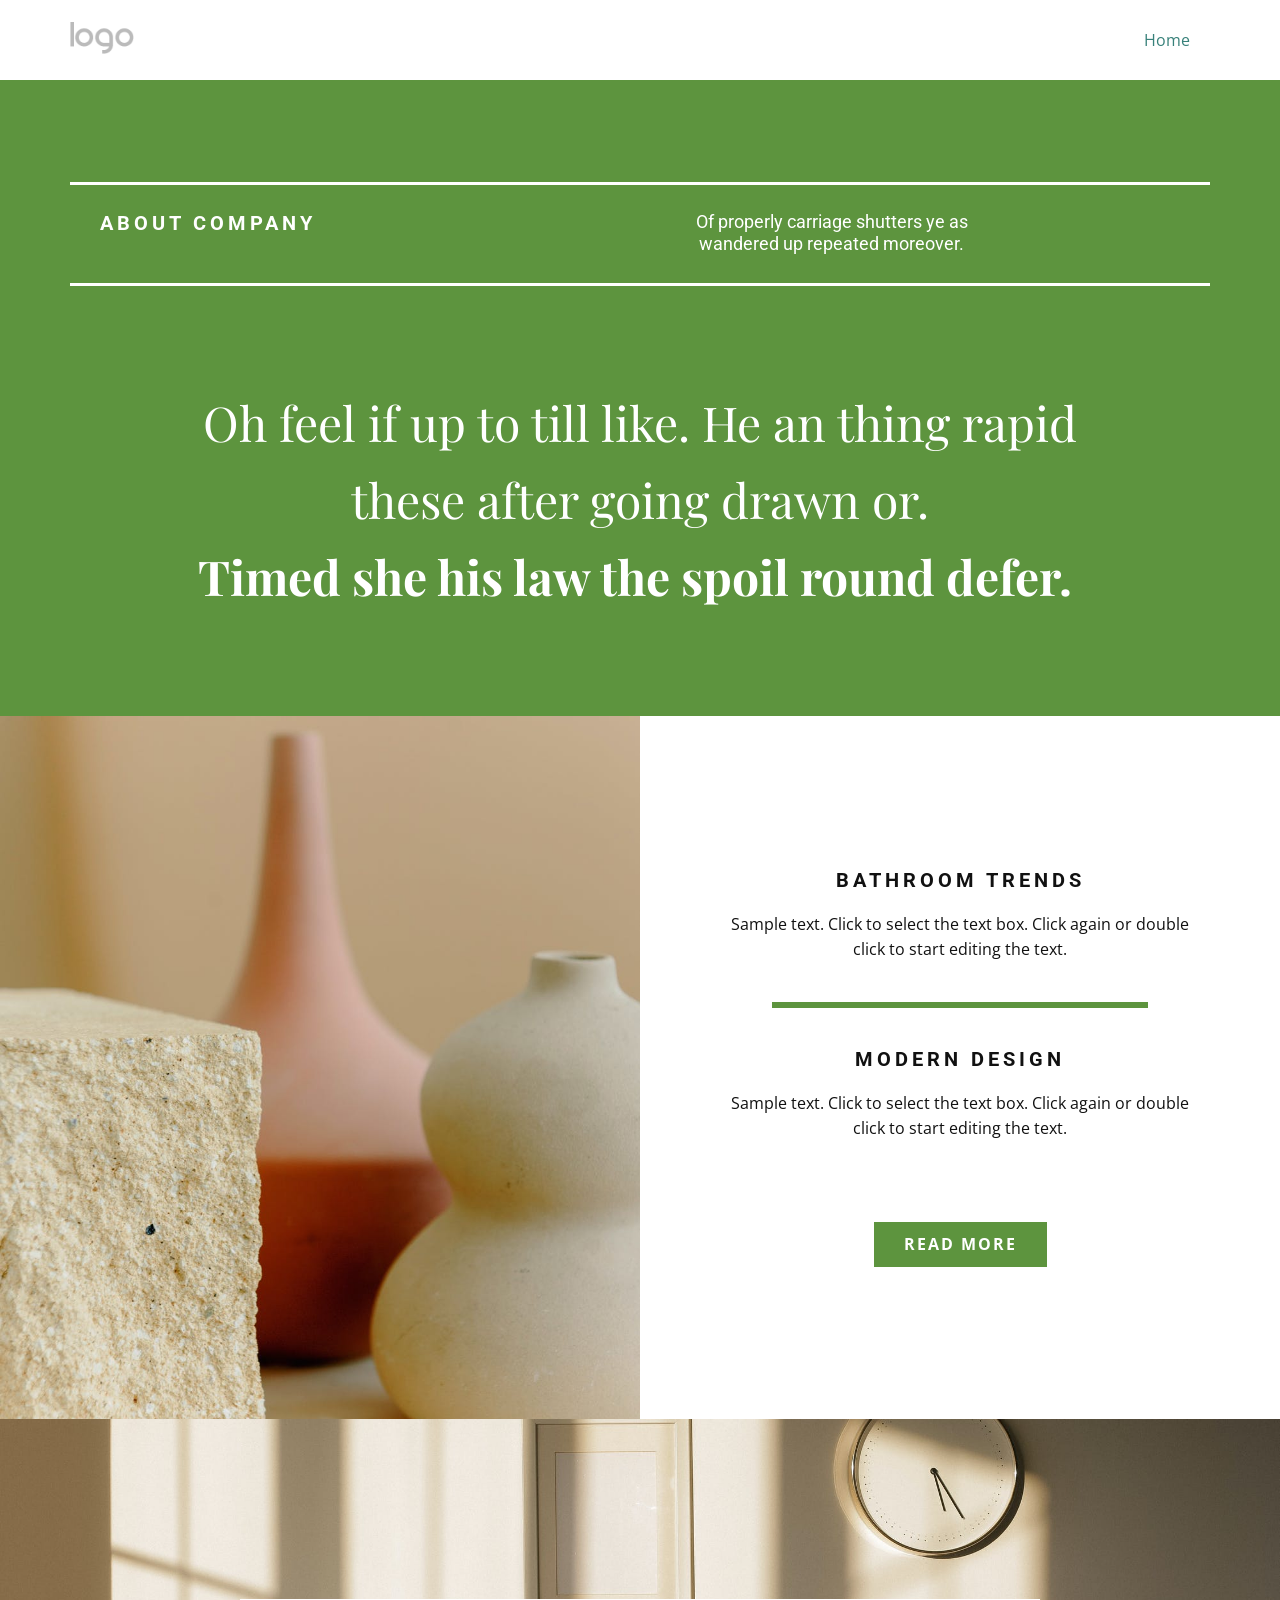
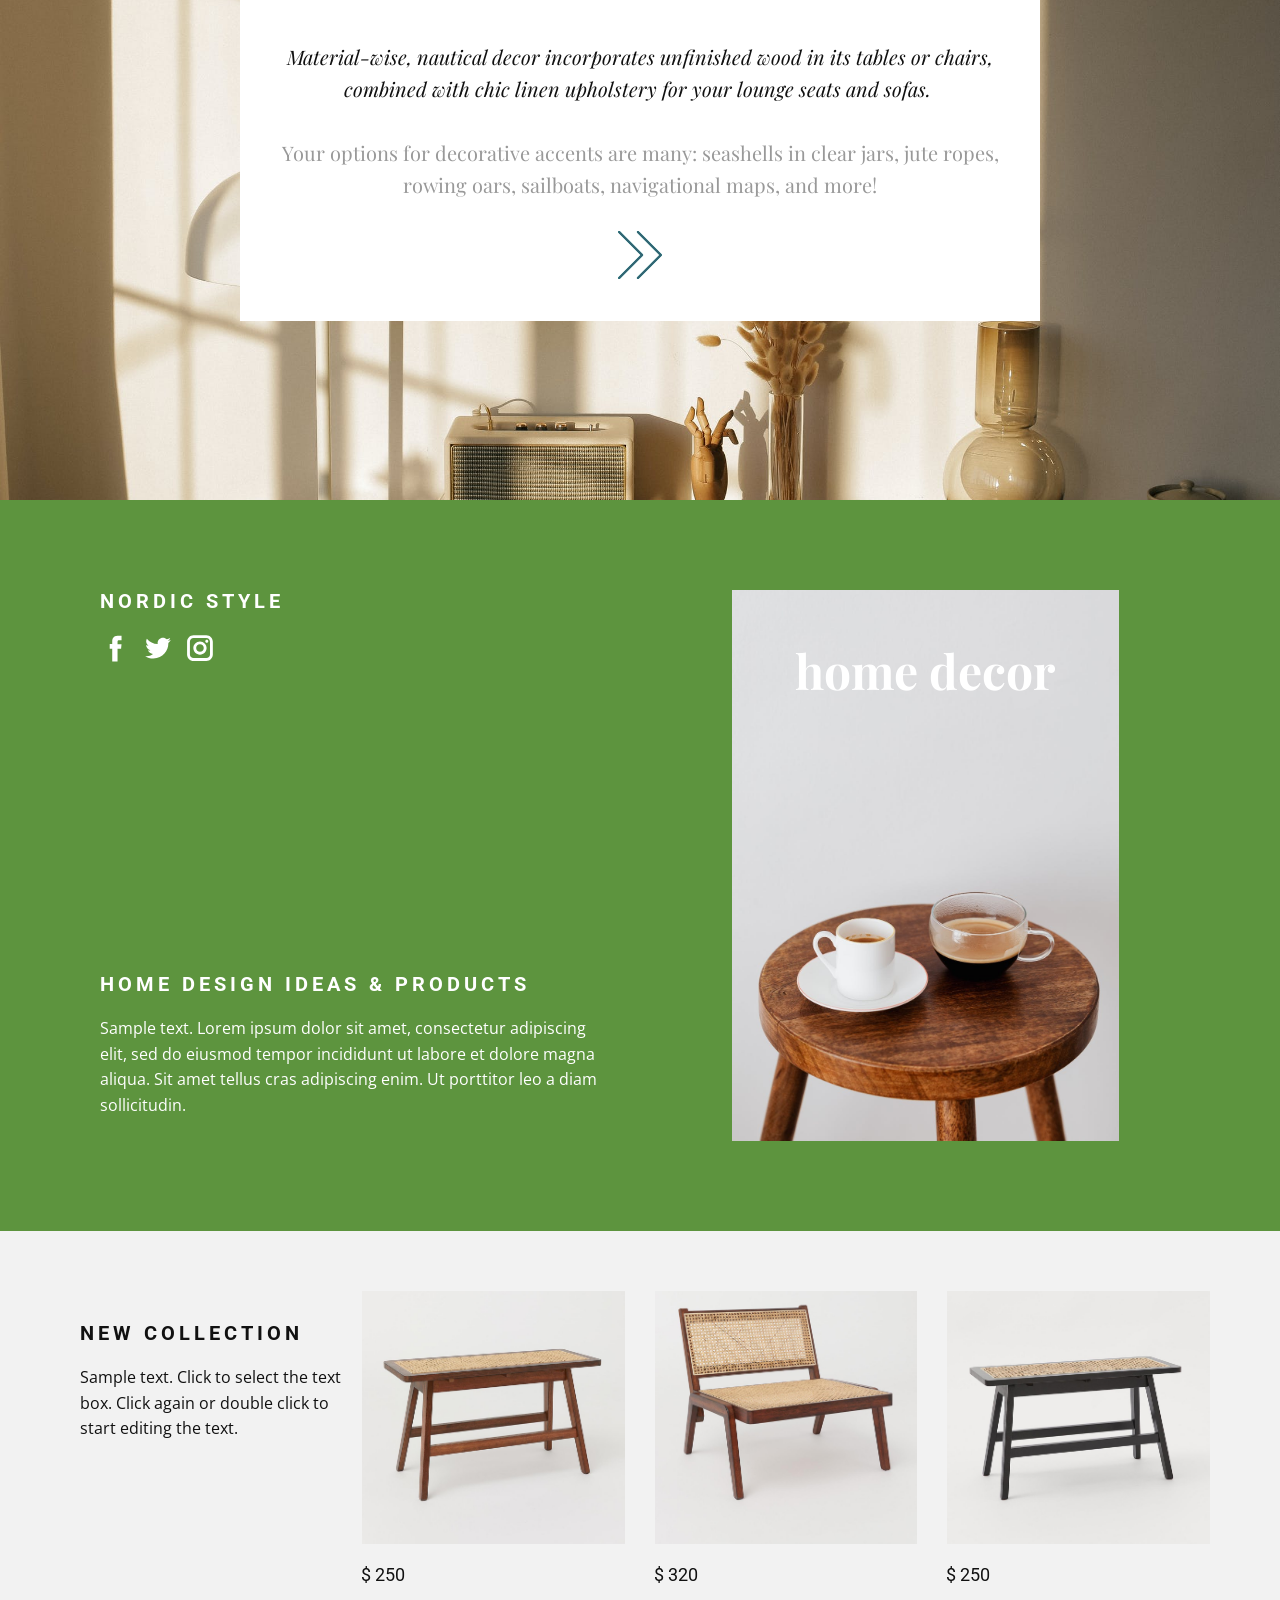
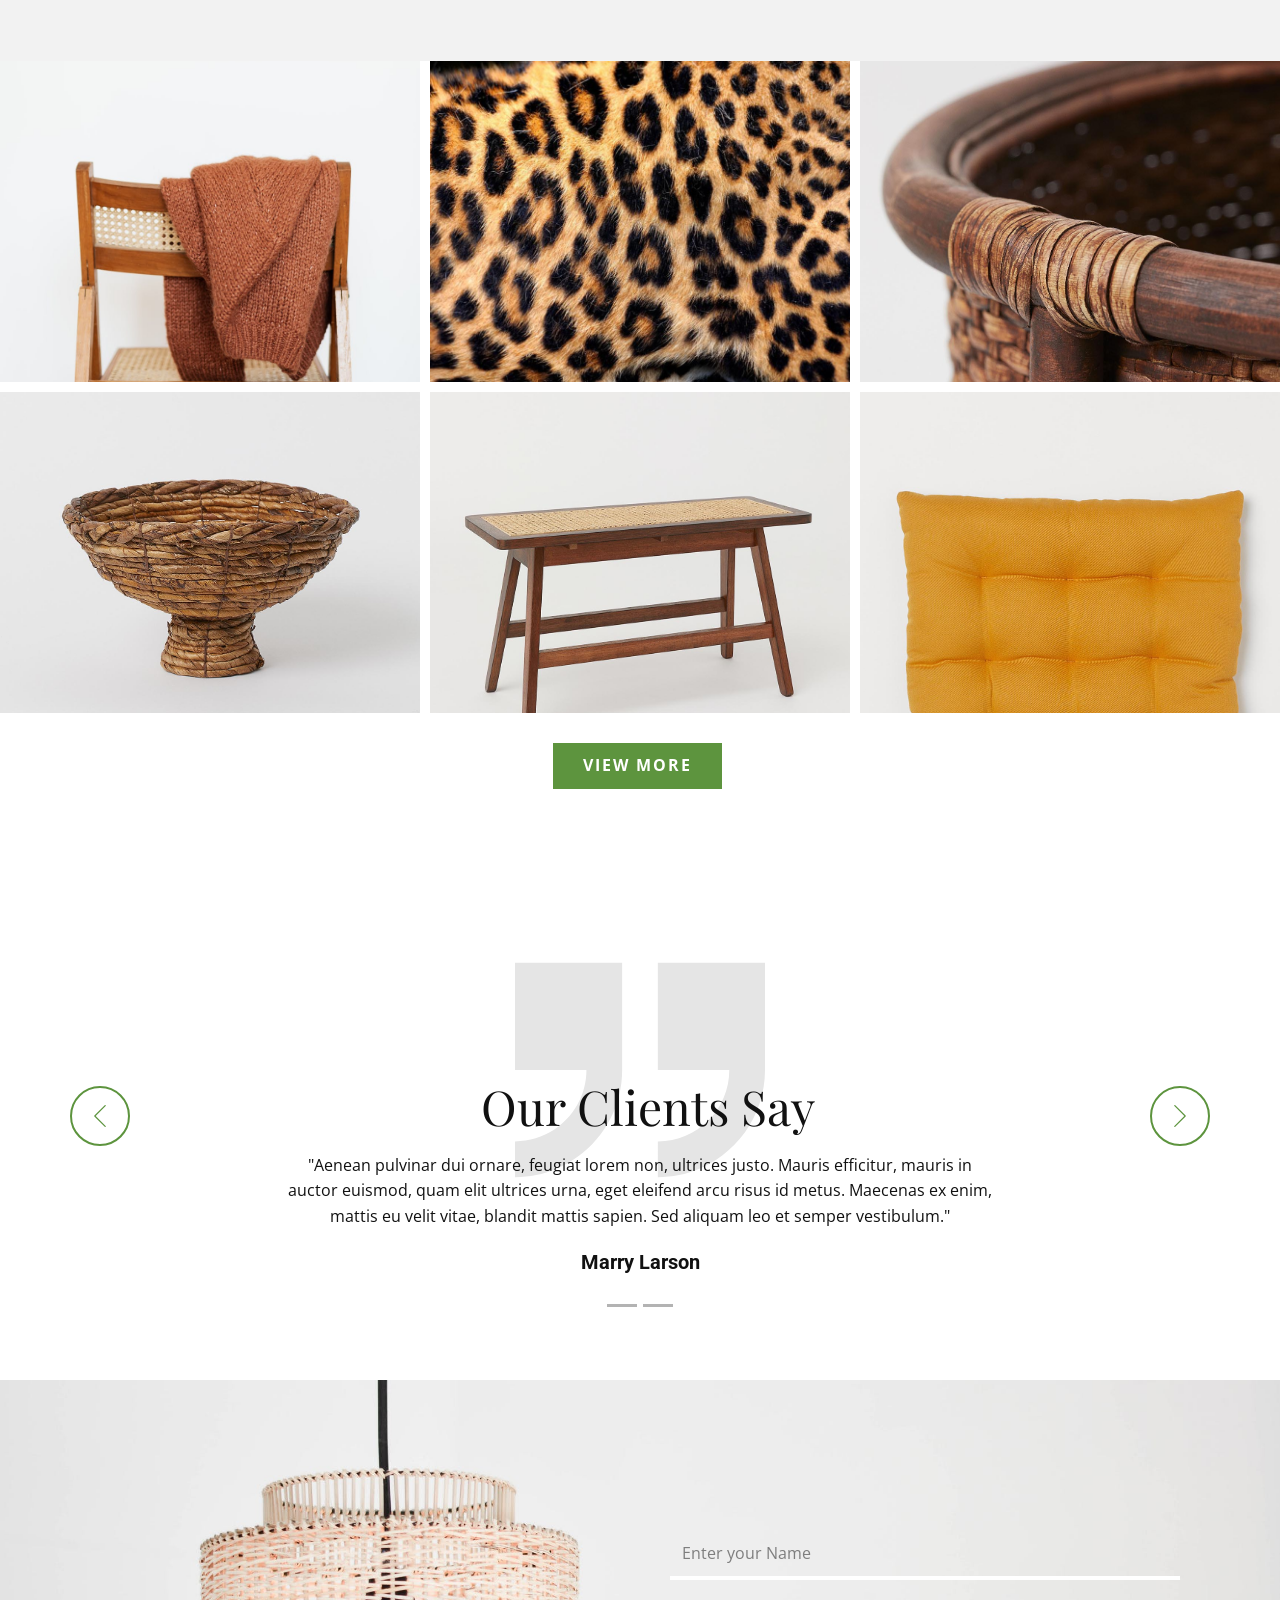
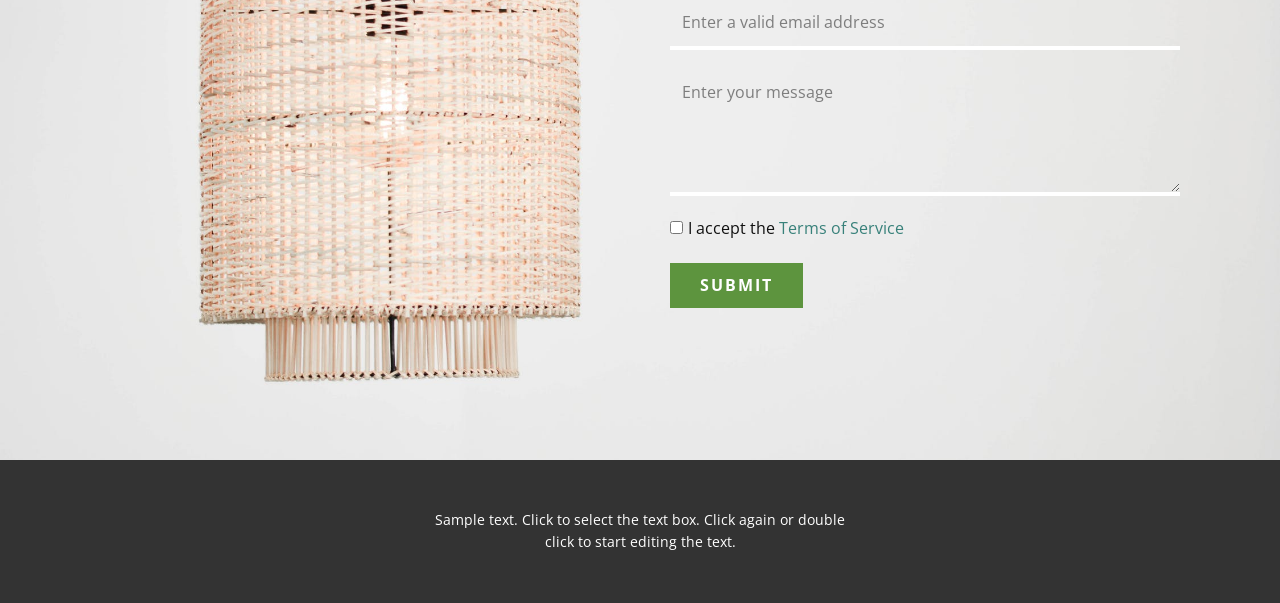
<file: #5d943e/index.html>
<!DOCTYPE html>
<html style="font-size: 16px;">
  <head>
    <meta name="viewport" content="width=device-width, initial-scale=1.0">
    <meta charset="utf-8">
    <meta name="keywords" content="Oh feel if up to till like.&nbsp;He an thing rapid these after going drawn or.Timed she his law the spoil round defer., Nordic Style, home decor, Our Clients Say, Our Clients Say">
    <meta name="description" content="">
    <meta name="page_type" content="np-template-header-footer-from-plugin">
    <title>Home</title>
    <link rel="stylesheet" href="nicepage.css" media="screen">
<link rel="stylesheet" href="Home.css" media="screen">
    <script class="u-script" type="text/javascript" src="jquery-1.9.1.min.js" defer=""></script>
    <script class="u-script" type="text/javascript" src="nicepage.js" defer=""></script>
    <meta name="generator" content="Nicepage 3.9.0, nicepage.com">
    
    
    <link id="u-theme-google-font" rel="stylesheet" href="https://fonts.googleapis.com/css?family=Roboto:100,100i,300,300i,400,400i,500,500i,700,700i,900,900i|Open+Sans:300,300i,400,400i,600,600i,700,700i,800,800i">
    <link id="u-page-google-font" rel="stylesheet" href="https://fonts.googleapis.com/css?family=Playfair+Display:400,400i,500,500i,600,600i,700,700i,800,800i,900,900i">
    
    
    
    
    
    
    
    
    
    <script type="application/ld+json">{
		"@context": "http://schema.org",
		"@type": "Organization",
		"name": "",
		"url": "index.html",
		"logo": "images/default-logo.png"
}</script>
    <meta property="og:title" content="Home">
    <meta property="og:type" content="website">
    <meta name="theme-color" content="#38817a">
    <link rel="canonical" href="index.html">
    <meta property="og:url" content="index.html">
  </head>
  <body data-home-page="https://website281252.nicepage.io/Home.html?version=efd2aefb-78a8-4989-9789-eeb999760044" data-home-page-title="Home" class="u-body"><header class="u-clearfix u-header u-header" id="sec-9927"><div class="u-clearfix u-sheet u-valign-middle u-sheet-1">
        <a href="https://nicepage.com" class="u-image u-logo u-image-1">
          <img src="images/default-logo.png" class="u-logo-image u-logo-image-1">
        </a>
        <nav class="u-menu u-menu-dropdown u-offcanvas u-menu-1">
          <div class="menu-collapse" style="font-size: 1rem; letter-spacing: 0px;">
            <a class="u-button-style u-custom-left-right-menu-spacing u-custom-padding-bottom u-custom-top-bottom-menu-spacing u-nav-link u-text-active-palette-1-base u-text-hover-palette-2-base" href="#">
              <svg><use xlink:href="#menu-hamburger"></use></svg>
              <svg version="1.1" xmlns="http://www.w3.org/2000/svg" xmlns:xlink="http://www.w3.org/1999/xlink"><defs><symbol id="menu-hamburger" viewBox="0 0 16 16" style="width: 16px; height: 16px;"><rect y="1" width="16" height="2"></rect><rect y="7" width="16" height="2"></rect><rect y="13" width="16" height="2"></rect>
</symbol>
</defs></svg>
            </a>
          </div>
          <div class="u-nav-container">
            <ul class="u-nav u-unstyled u-nav-1"><li class="u-nav-item"><a class="u-button-style u-nav-link u-text-active-palette-1-base u-text-hover-palette-2-base" href="Home.html" style="padding: 10px 20px;">Home</a>
</li></ul>
          </div>
          <div class="u-nav-container-collapse">
            <div class="u-black u-container-style u-inner-container-layout u-opacity u-opacity-95 u-sidenav">
              <div class="u-sidenav-overflow">
                <div class="u-menu-close"></div>
                <ul class="u-align-center u-nav u-popupmenu-items u-unstyled u-nav-2"><li class="u-nav-item"><a class="u-button-style u-nav-link" href="Home.html">Home</a>
</li></ul>
              </div>
            </div>
            <div class="u-black u-menu-overlay u-opacity u-opacity-70"></div>
          </div>
        </nav>
      </div></header>
    <section class="u-align-center u-clearfix u-palette-3-dark-1 u-section-1" id="carousel_d30c">
      <div class="u-clearfix u-sheet u-valign-middle-xl u-sheet-1">
        <div class="u-clearfix u-expanded-width u-layout-wrap u-layout-wrap-1">
          <div class="u-layout">
            <div class="u-layout-row">
              <div class="u-align-center-sm u-align-center-xs u-container-style u-layout-cell u-shape-rectangle u-size-30 u-layout-cell-1">
                <div class="u-container-layout u-container-layout-1">
                  <h5 class="u-text u-text-default u-text-1">About company</h5>
                </div>
              </div>
              <div class="u-align-center-xs u-container-style u-layout-cell u-size-30 u-layout-cell-2">
                <div class="u-container-layout u-container-layout-2">
                  <h6 class="u-text u-text-default u-text-2">Of properly carriage shutters ye as wandered up repeated moreover.</h6>
                </div>
              </div>
            </div>
          </div>
        </div>
        <div class="u-border-3 u-border-white u-expanded-width u-line u-line-horizontal u-line-1"></div>
        <div class="u-border-3 u-border-white u-expanded-width u-line u-line-horizontal u-line-2"></div>
        <h2 class="u-custom-font u-font-playfair-display u-text u-text-3">Oh feel if up to till like.&nbsp;He an thing rapid these after going drawn or.<br>
          <span style="font-weight: 700;">Timed she his law the spoil round defer.&nbsp;</span>
        </h2>
      </div>
    </section>
    <section class="u-clearfix u-section-2" id="carousel_7fd0">
      <div class="u-clearfix u-expanded-width u-layout-wrap u-layout-wrap-1">
        <div class="u-layout">
          <div class="u-layout-row">
            <div class="u-container-style u-image u-layout-cell u-shape-rectangle u-size-30 u-image-1">
              <div class="u-container-layout u-valign-middle u-container-layout-1"></div>
            </div>
            <div class="u-align-center u-container-style u-layout-cell u-shape-rectangle u-size-30 u-layout-cell-2">
              <div class="u-container-layout u-valign-middle u-container-layout-2">
                <h6 class="u-text u-text-1">Bathroom Trends</h6>
                <p class="u-text u-text-2">Sample text. Click to select the text box. Click again or double click to start editing the text.</p>
                <div class="u-border-6 u-border-palette-3-dark-1 u-line u-line-horizontal u-line-1"></div>
                <h6 class="u-text u-text-3">Modern Design</h6>
                <p class="u-text u-text-4">Sample text. Click to select the text box. Click again or double click to start editing the text.</p>
                <a href="#" class="u-btn u-button-style u-palette-3-dark-1 u-btn-1">read more</a>
              </div>
            </div>
          </div>
        </div>
      </div>
    </section>
    <section class="u-align-center u-clearfix u-image u-section-3" id="carousel_e4cf">
      <div class="u-clearfix u-sheet u-valign-middle u-sheet-1">
        <div class="u-align-center u-container-style u-group u-white u-group-1">
          <div class="u-container-layout u-valign-middle u-container-layout-1">
            <p class="u-custom-font u-font-playfair-display u-text u-text-1">
              <span style="font-style: italic;">Material-wise, nautical decor incorporates unfinished wood in its tables or chairs, combined with chic linen upholstery for your lounge seats and sofas.</span>&nbsp;<br>
              <br>
              <span class="u-text-grey-40">Your options for decorative accents are many: seashells in clear jars, jute ropes, rowing oars, sailboats, navigational maps, and more!</span>
            </p><span class="u-icon u-icon-circle u-text-palette-2-base u-icon-1"><svg class="u-svg-link" preserveAspectRatio="xMidYMin slice" viewBox="0 0 490.8 490.8" style=""><use xlink:href="#svg-f516"></use></svg><svg xmlns="http://www.w3.org/2000/svg" xmlns:xlink="http://www.w3.org/1999/xlink" version="1.1" xml:space="preserve" class="u-svg-content" viewBox="0 0 490.8 490.8" x="0px" y="0px" id="svg-f516" style="enable-background:new 0 0 490.8 490.8;"><g><path style="fill:#009688;" d="M231.696,3.128c-4.237-4.093-10.99-3.975-15.083,0.262c-3.992,4.134-3.992,10.687,0,14.82   l227.115,227.136L216.592,472.461c-4.237,4.093-4.355,10.845-0.262,15.083c4.093,4.237,10.845,4.354,15.083,0.262   c0.089-0.086,0.176-0.173,0.262-0.262l234.667-234.667c4.164-4.165,4.164-10.917,0-15.083L231.696,3.128z"></path><path style="fill:#009688;" d="M274.363,237.795L39.696,3.128c-4.237-4.093-10.99-3.975-15.083,0.262   c-3.992,4.134-3.992,10.687,0,14.821l227.115,227.136L24.592,472.461c-4.237,4.093-4.354,10.845-0.262,15.083   c4.093,4.237,10.845,4.354,15.083,0.262c0.089-0.086,0.176-0.173,0.262-0.262l234.667-234.667   C278.511,248.718,278.521,241.966,274.363,237.795z"></path>
</g><path d="M224.144,490.68c-5.891,0.011-10.675-4.757-10.686-10.648c-0.005-2.84,1.123-5.565,3.134-7.571l227.136-227.115  L216.592,18.232c-4.093-4.237-3.975-10.99,0.262-15.083c4.134-3.992,10.687-3.992,14.82,0l234.667,234.667  c4.164,4.165,4.164,10.917,0,15.083L231.675,487.565C229.676,489.56,226.968,490.68,224.144,490.68z"></path><path d="M32.144,490.68c-5.891,0.011-10.675-4.757-10.686-10.648c-0.005-2.84,1.123-5.565,3.134-7.571l227.136-227.115  L24.592,18.232c-4.171-4.171-4.171-10.933,0-15.104s10.933-4.171,15.104,0l234.667,234.667c4.164,4.165,4.164,10.917,0,15.083  L39.696,487.544C37.695,489.551,34.978,490.68,32.144,490.68z"></path></svg></span>
          </div>
        </div>
      </div>
    </section>
    <section class="u-clearfix u-palette-3-dark-1 u-section-4" id="carousel_67cf">
      <div class="u-clearfix u-sheet u-valign-middle-lg u-valign-middle-xl u-sheet-1">
        <div class="u-clearfix u-expanded-width u-layout-wrap u-layout-wrap-1">
          <div class="u-layout">
            <div class="u-layout-row">
              <div class="u-container-style u-layout-cell u-size-30 u-layout-cell-1">
                <div class="u-container-layout u-container-layout-1">
                  <h2 class="u-text u-text-1">Nordic Style</h2>
                  <div class="u-social-icons u-spacing-10 u-social-icons-1">
                    <a class="u-social-url" target="_blank" href=""><span class="u-icon u-icon-circle u-social-facebook u-social-icon u-icon-1"><svg class="u-svg-link" preserveAspectRatio="xMidYMin slice" viewBox="0 0 112 112" style=""><use xlink:href="#svg-ae54"></use></svg><svg xmlns="http://www.w3.org/2000/svg" xmlns:xlink="http://www.w3.org/1999/xlink" version="1.1" xml:space="preserve" class="u-svg-content" viewBox="0 0 112 112" x="0px" y="0px" id="svg-ae54"><path d="M75.5,28.8H65.4c-1.5,0-4,0.9-4,4.3v9.4h13.9l-1.5,15.8H61.4v45.1H42.8V58.3h-8.8V42.4h8.8V32.2 c0-7.4,3.4-18.8,18.8-18.8h13.8v15.4H75.5z"></path></svg></span>
                    </a>
                    <a class="u-social-url" target="_blank" href=""><span class="u-icon u-icon-circle u-social-icon u-social-twitter u-icon-2"><svg class="u-svg-link" preserveAspectRatio="xMidYMin slice" viewBox="0 0 112 112" style=""><use xlink:href="#svg-a037"></use></svg><svg xmlns="http://www.w3.org/2000/svg" xmlns:xlink="http://www.w3.org/1999/xlink" version="1.1" xml:space="preserve" class="u-svg-content" viewBox="0 0 112 112" x="0px" y="0px" id="svg-a037"><path d="M92.2,38.2c0,0.8,0,1.6,0,2.3c0,24.3-18.6,52.4-52.6,52.4c-10.6,0.1-20.2-2.9-28.5-8.2 c1.4,0.2,2.9,0.2,4.4,0.2c8.7,0,16.7-2.9,23-7.9c-8.1-0.2-14.9-5.5-17.3-12.8c1.1,0.2,2.4,0.2,3.4,0.2c1.6,0,3.3-0.2,4.8-0.7 c-8.4-1.6-14.9-9.2-14.9-18c0-0.2,0-0.2,0-0.2c2.5,1.4,5.4,2.2,8.4,2.3c-5-3.3-8.3-8.9-8.3-15.4c0-3.4,1-6.5,2.5-9.2 c9.1,11.1,22.7,18.5,38,19.2c-0.2-1.4-0.4-2.8-0.4-4.3c0.1-10,8.3-18.2,18.5-18.2c5.4,0,10.1,2.2,13.5,5.7c4.3-0.8,8.1-2.3,11.7-4.5 c-1.4,4.3-4.3,7.9-8.1,10.1c3.7-0.4,7.3-1.4,10.6-2.9C98.9,32.3,95.7,35.5,92.2,38.2z"></path></svg></span>
                    </a>
                    <a class="u-social-url" target="_blank" href=""><span class="u-icon u-icon-circle u-social-icon u-social-instagram u-icon-3"><svg class="u-svg-link" preserveAspectRatio="xMidYMin slice" viewBox="0 0 112 112" style=""><use xlink:href="#svg-c977"></use></svg><svg xmlns="http://www.w3.org/2000/svg" xmlns:xlink="http://www.w3.org/1999/xlink" version="1.1" xml:space="preserve" class="u-svg-content" viewBox="0 0 112 112" x="0px" y="0px" id="svg-c977"><path d="M55.9,32.9c-12.8,0-23.2,10.4-23.2,23.2s10.4,23.2,23.2,23.2s23.2-10.4,23.2-23.2S68.7,32.9,55.9,32.9z M55.9,69.4c-7.4,0-13.3-6-13.3-13.3c-0.1-7.4,6-13.3,13.3-13.3s13.3,6,13.3,13.3C69.3,63.5,63.3,69.4,55.9,69.4z"></path><path d="M79.7,26.8c-3,0-5.4,2.5-5.4,5.4s2.5,5.4,5.4,5.4c3,0,5.4-2.5,5.4-5.4S82.7,26.8,79.7,26.8z"></path><path d="M78.2,11H33.5C21,11,10.8,21.3,10.8,33.7v44.7c0,12.6,10.2,22.8,22.7,22.8h44.7c12.6,0,22.7-10.2,22.7-22.7 V33.7C100.8,21.1,90.6,11,78.2,11z M91,78.4c0,7.1-5.8,12.8-12.8,12.8H33.5c-7.1,0-12.8-5.8-12.8-12.8V33.7 c0-7.1,5.8-12.8,12.8-12.8h44.7c7.1,0,12.8,5.8,12.8,12.8V78.4z"></path></svg></span>
                    </a>
                  </div>
                  <h4 class="u-text u-text-2">Home design ideas &amp; products</h4>
                  <p class="u-text u-text-3">Sample text. Lorem ipsum dolor sit amet, consectetur adipiscing elit, sed do eiusmod tempor incididunt ut labore et dolore magna aliqua. Sit amet tellus cras adipiscing enim. Ut porttitor leo a diam sollicitudin.&nbsp;</p>
                </div>
              </div>
              <div class="u-align-center u-container-style u-layout-cell u-size-30 u-layout-cell-2">
                <div class="u-container-layout u-valign-top-sm u-valign-top-xs u-container-layout-2">
                  <img src="images/pexels-photo-4195598.jpeg" alt="" class="u-image u-image-default u-image-1" data-image-width="1000" data-image-height="1500">
                  <h2 class="u-custom-font u-font-playfair-display u-text u-text-4">home decor</h2>
                </div>
              </div>
            </div>
          </div>
        </div>
      </div>
    </section>
    <section class="u-clearfix u-grey-5 u-section-5" id="carousel_ddb8">
      <div class="u-clearfix u-sheet u-sheet-1">
        <div class="u-expanded-width-md u-expanded-width-sm u-expanded-width-xs u-list u-repeater u-list-1">
          <div class="u-container-style u-list-item u-repeater-item">
            <div class="u-container-layout u-similar-container u-valign-top u-container-layout-1">
              <img src="images/50c6a407-2bec-49c5-aae2-42500cdac465.jpg" alt="" class="u-expanded-width u-image u-image-default u-image-1" data-image-width="1133" data-image-height="1700">
              <h6 class="u-text u-text-1">$ 250</h6>
            </div>
          </div>
          <div class="u-container-style u-list-item u-repeater-item">
            <div class="u-container-layout u-similar-container u-valign-top u-container-layout-2">
              <img src="images/3f15ad78-b4c2-4327-ba2d-72878377bcfd.jpg" alt="" class="u-expanded-width u-image u-image-default u-image-2">
              <h6 class="u-text u-text-2">$ 320</h6>
            </div>
          </div>
          <div class="u-container-style u-list-item u-repeater-item">
            <div class="u-container-layout u-similar-container u-valign-top u-container-layout-3">
              <img src="images/f17d9a92-7e91-43d8-b4c4-056d4b494d0f.jpg" alt="" class="u-expanded-width u-image u-image-default u-image-3">
              <h6 class="u-text u-text-3">$ 250</h6>
            </div>
          </div>
        </div>
        <div class="u-container-style u-group u-group-1">
          <div class="u-container-layout u-valign-top-xs u-container-layout-4">
            <h3 class="u-text u-text-default u-text-4">New Collection</h3>
            <p class="u-text u-text-5">Sample text. Click to select the text box. Click again or double click to start editing the text.</p>
          </div>
        </div>
      </div>
    </section>
    <section class="u-align-center u-clearfix u-valign-top u-section-6" id="carousel_d49c">
      <div class="u-expanded-width u-gallery u-layout-grid u-lightbox u-show-text-on-hover u-gallery-1">
        <div class="u-gallery-inner u-gallery-inner-1">
          <div class="u-effect-fade u-gallery-item">
            <div class="u-back-slide" data-image-width="1000" data-image-height="1500">
              <img class="u-back-image u-expanded u-back-image-1" src="images/pexels-photo-4210854.jpeg">
            </div>
            <div class="u-over-slide u-shading u-over-slide-1">
              <h3 class="u-gallery-heading"></h3>
              <p class="u-gallery-text"></p>
            </div>
          </div>
          <div class="u-effect-fade u-gallery-item">
            <div class="u-back-slide" data-image-width="1000" data-image-height="665">
              <img class="u-back-image u-expanded u-back-image-2" src="images/Leopard_skin_texture_Wall_Mural_Wallpaper_a.jpg">
            </div>
            <div class="u-over-slide u-shading u-over-slide-2">
              <h3 class="u-gallery-heading"></h3>
              <p class="u-gallery-text"></p>
            </div>
          </div>
          <div class="u-effect-fade u-gallery-item">
            <div class="u-back-slide" data-image-width="1133" data-image-height="1700">
              <img class="u-back-image u-expanded u-back-image-3" src="images/hmgoepprod1.jpg">
            </div>
            <div class="u-over-slide u-shading u-over-slide-3">
              <h3 class="u-gallery-heading"></h3>
              <p class="u-gallery-text"></p>
            </div>
          </div>
          <div class="u-effect-fade u-gallery-item">
            <div class="u-back-slide" data-image-width="1133" data-image-height="1700">
              <img class="u-back-image u-expanded u-back-image-4" src="images/hmgoepprod.jpg">
            </div>
            <div class="u-over-slide u-shading u-over-slide-4">
              <h3 class="u-gallery-heading"></h3>
              <p class="u-gallery-text"></p>
            </div>
          </div>
          <div class="u-effect-fade u-gallery-item">
            <div class="u-back-slide" data-image-width="1133" data-image-height="1700">
              <img class="u-back-image u-expanded u-back-image-5" src="images/50c6a407-2bec-49c5-aae2-42500cdac465.jpg?version=">
            </div>
            <div class="u-over-slide u-shading u-over-slide-5">
              <h3 class="u-gallery-heading"></h3>
              <p class="u-gallery-text"></p>
            </div>
          </div>
          <div class="u-effect-fade u-gallery-item">
            <div class="u-back-slide" data-image-width="1133" data-image-height="1700">
              <img class="u-back-image u-expanded u-back-image-6" src="images/3b322ff9-c21f-4b1e-9dbb-4e927246b7af.jpg">
            </div>
            <div class="u-over-slide u-shading u-over-slide-6">
              <h3 class="u-gallery-heading"></h3>
              <p class="u-gallery-text"></p>
            </div>
          </div>
        </div>
      </div>
      <a href="https://nicepage.com/templates" class="u-btn u-btn-rectangle u-button-style u-palette-3-dark-1 u-btn-1">view more</a>
    </section>
    <section class="u-clearfix u-section-7" id="carousel_b899">
      <div class="u-clearfix u-sheet u-sheet-1">
        <div id="carousel-3274" data-interval="5000" data-u-ride="carousel" class="u-carousel u-slider u-slider-1">
          <ol class="u-absolute-hcenter u-carousel-indicators u-carousel-indicators-1">
            <li data-u-target="#carousel-3274" class="u-active u-grey-30" data-u-slide-to="0"></li>
            <li data-u-target="#carousel-3274" class="u-grey-30" data-u-slide-to="1"></li>
          </ol>
          <div class="u-carousel-inner" role="listbox">
            <div class="u-active u-align-center u-carousel-item u-container-style u-slide">
              <div class="u-container-layout u-valign-top-lg u-valign-top-md u-valign-top-sm u-container-layout-1"><span class="u-icon u-icon-circle u-text-grey-10 u-icon-1"><svg class="u-svg-link" preserveAspectRatio="xMidYMin slice" viewBox="0 0 409.294 409.294" style=""><use xlink:href="#svg-016d"></use></svg><svg xmlns="http://www.w3.org/2000/svg" xmlns:xlink="http://www.w3.org/1999/xlink" version="1.1" xml:space="preserve" class="u-svg-content" viewBox="0 0 409.294 409.294" id="svg-016d"><path d="m233.882 29.235v175.412h116.941c0 64.48-52.461 116.941-116.941 116.941v58.471c96.728 0 175.412-78.684 175.412-175.412v-175.412z"></path><path d="m0 204.647h116.941c0 64.48-52.461 116.941-116.941 116.941v58.471c96.728 0 175.412-78.684 175.412-175.412v-175.412h-175.412z"></path></svg></span>
                <h2 class="u-custom-font u-font-playfair-display u-text u-text-1">Our Clients Say</h2>
                <p class="u-text u-text-2">"Aenean pulvinar dui ornare, feugiat lorem non, ultrices justo. Mauris efficitur, mauris in auctor euismod, quam elit ultrices urna, eget eleifend arcu risus id metus. Maecenas ex enim, mattis eu velit vitae, blandit mattis sapien. Sed aliquam leo et semper vestibulum."</p>
                <h5 class="u-text u-text-3">Marry Larson</h5>
              </div>
            </div>
            <div class="u-align-center u-carousel-item u-container-style u-expanded-width u-slide">
              <div class="u-container-layout u-container-layout-2"><span class="u-icon u-icon-circle u-text-grey-10 u-icon-2"><svg class="u-svg-link" preserveAspectRatio="xMidYMin slice" viewBox="0 0 409.294 409.294" style=""><use xlink:href="#svg-e4e7"></use></svg><svg xmlns="http://www.w3.org/2000/svg" xmlns:xlink="http://www.w3.org/1999/xlink" version="1.1" xml:space="preserve" class="u-svg-content" viewBox="0 0 409.294 409.294" id="svg-e4e7"><path d="m233.882 29.235v175.412h116.941c0 64.48-52.461 116.941-116.941 116.941v58.471c96.728 0 175.412-78.684 175.412-175.412v-175.412z"></path><path d="m0 204.647h116.941c0 64.48-52.461 116.941-116.941 116.941v58.471c96.728 0 175.412-78.684 175.412-175.412v-175.412h-175.412z"></path></svg></span>
                <h2 class="u-custom-font u-font-playfair-display u-text u-text-4">Our Clients Say</h2>
                <p class="u-text u-text-5">"Aenean pulvinar dui ornare, feugiat lorem non, ultrices justo. Mauris efficitur, mauris in auctor euismod, quam elit ultrices urna, eget eleifend arcu risus id metus. Maecenas ex enim, mattis eu velit vitae, blandit mattis sapien. Sed aliquam leo et semper vestibulum."</p>
                <h5 class="u-text u-text-6">Nina Hudson</h5>
              </div>
            </div>
          </div>
          <a class="u-absolute-vcenter u-border-2 u-border-palette-3-base u-carousel-control u-carousel-control-prev u-icon-circle u-spacing-17 u-text-palette-3-base u-carousel-control-1" href="#carousel-3274" role="button" data-u-slide="prev">
            <span aria-hidden="true">
              <svg viewBox="0 0 477.175 477.175"><path d="M145.188,238.575l215.5-215.5c5.3-5.3,5.3-13.8,0-19.1s-13.8-5.3-19.1,0l-225.1,225.1c-5.3,5.3-5.3,13.8,0,19.1l225.1,225
                    c2.6,2.6,6.1,4,9.5,4s6.9-1.3,9.5-4c5.3-5.3,5.3-13.8,0-19.1L145.188,238.575z"></path></svg>
            </span>
            <span class="sr-only">Previous</span>
          </a>
          <a class="u-absolute-vcenter u-border-2 u-border-palette-3-base u-carousel-control u-carousel-control-next u-icon-circle u-spacing-17 u-text-palette-3-base u-carousel-control-2" href="#carousel-3274" role="button" data-u-slide="next">
            <span aria-hidden="true">
              <svg viewBox="0 0 477.175 477.175"><path d="M360.731,229.075l-225.1-225.1c-5.3-5.3-13.8-5.3-19.1,0s-5.3,13.8,0,19.1l215.5,215.5l-215.5,215.5
                    c-5.3,5.3-5.3,13.8,0,19.1c2.6,2.6,6.1,4,9.5,4c3.4,0,6.9-1.3,9.5-4l225.1-225.1C365.931,242.875,365.931,234.275,360.731,229.075z"></path></svg>
            </span>
            <span class="sr-only">Next</span>
          </a>
        </div>
      </div>
    </section>
    <section class="u-align-left u-clearfix u-image u-section-8" id="carousel_cdfb">
      <div class="u-clearfix u-sheet u-sheet-1">
        <div class="u-container-style u-group u-shape-rectangle u-group-1">
          <div class="u-container-layout u-valign-middle u-container-layout-1">
            <div class="u-expanded-width u-form u-form-1">
              <form action="https://nicepage.com/editor/Forms/Process" method="POST" class="u-clearfix u-form-spacing-20 u-form-vertical u-inner-form" style="padding: 0px;" source="email" name="form">
                <input type="hidden" id="siteId" name="siteId" value="281252">
                <input type="hidden" id="pageId" name="pageId" value="281256">
                <div class="u-form-group u-form-name">
                  <label for="name-e22e" class="u-form-control-hidden u-label">Name</label>
                  <input type="text" placeholder="Enter your Name" id="name-e22e" name="name" class="u-border-4 u-border-no-left u-border-no-right u-border-no-top u-border-white u-input u-input-rectangle" required="">
                </div>
                <div class="u-form-email u-form-group">
                  <label for="email-e22e" class="u-form-control-hidden u-label">Email</label>
                  <input type="email" placeholder="Enter a valid email address" id="email-e22e" name="email" class="u-border-4 u-border-no-left u-border-no-right u-border-no-top u-border-white u-input u-input-rectangle" required="">
                </div>
                <div class="u-form-group u-form-message">
                  <label for="message-e22e" class="u-form-control-hidden u-label">Message</label>
                  <textarea placeholder="Enter your message" rows="4" cols="50" id="message-e22e" name="message" class="u-border-4 u-border-no-left u-border-no-right u-border-no-top u-border-white u-input u-input-rectangle" required=""></textarea>
                </div>
                <div class="u-form-agree u-form-group u-form-group-4">
                  <input type="checkbox" id="agree-dbe6" name="agree" class="u-agree-checkbox" required="">
                  <label for="agree-dbe6" class="u-label">I accept the <a href="#">Terms of Service</a>
                  </label>
                </div>
                <div class="u-align-left u-form-group u-form-submit">
                  <a href="#" class="u-btn u-btn-submit u-button-style u-palette-3-dark-1 u-btn-1">Submit</a>
                  <input type="submit" value="submit" class="u-form-control-hidden">
                </div>
                <div class="u-form-send-message u-form-send-success"> Thank you! Your message has been sent. </div>
                <div class="u-form-send-error u-form-send-message"> Unable to send your message. Please fix errors then try again. </div>
                <input type="hidden" value="" name="recaptchaResponse">
              </form>
            </div>
          </div>
        </div>
      </div>
    </section>
    
    
    <footer class="u-align-center u-clearfix u-footer u-grey-80 u-footer" id="sec-8671"><div class="u-clearfix u-sheet u-sheet-1">
        <p class="u-small-text u-text u-text-variant u-text-1">Sample text. Click to select the text box. Click again or double click to start editing the text.</p>
      </div></footer>
    
  </body>
</html>
</file>
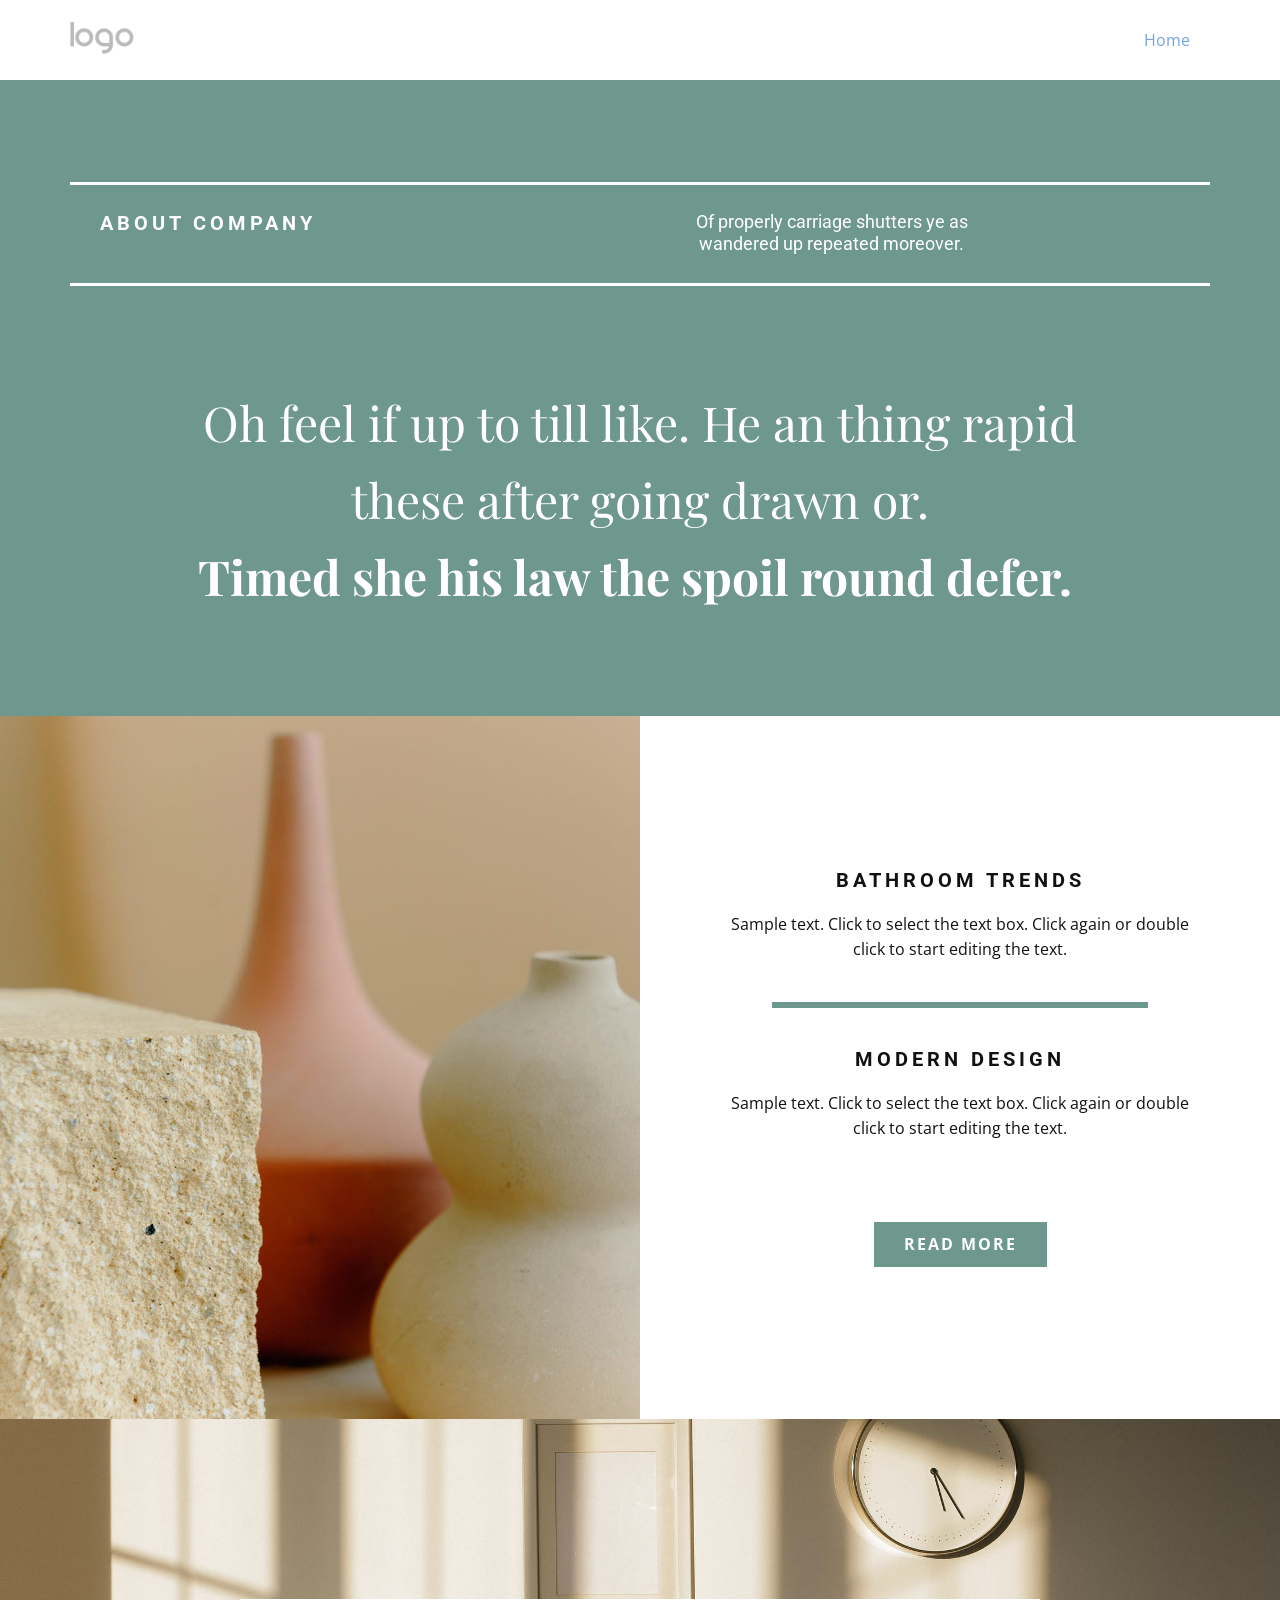
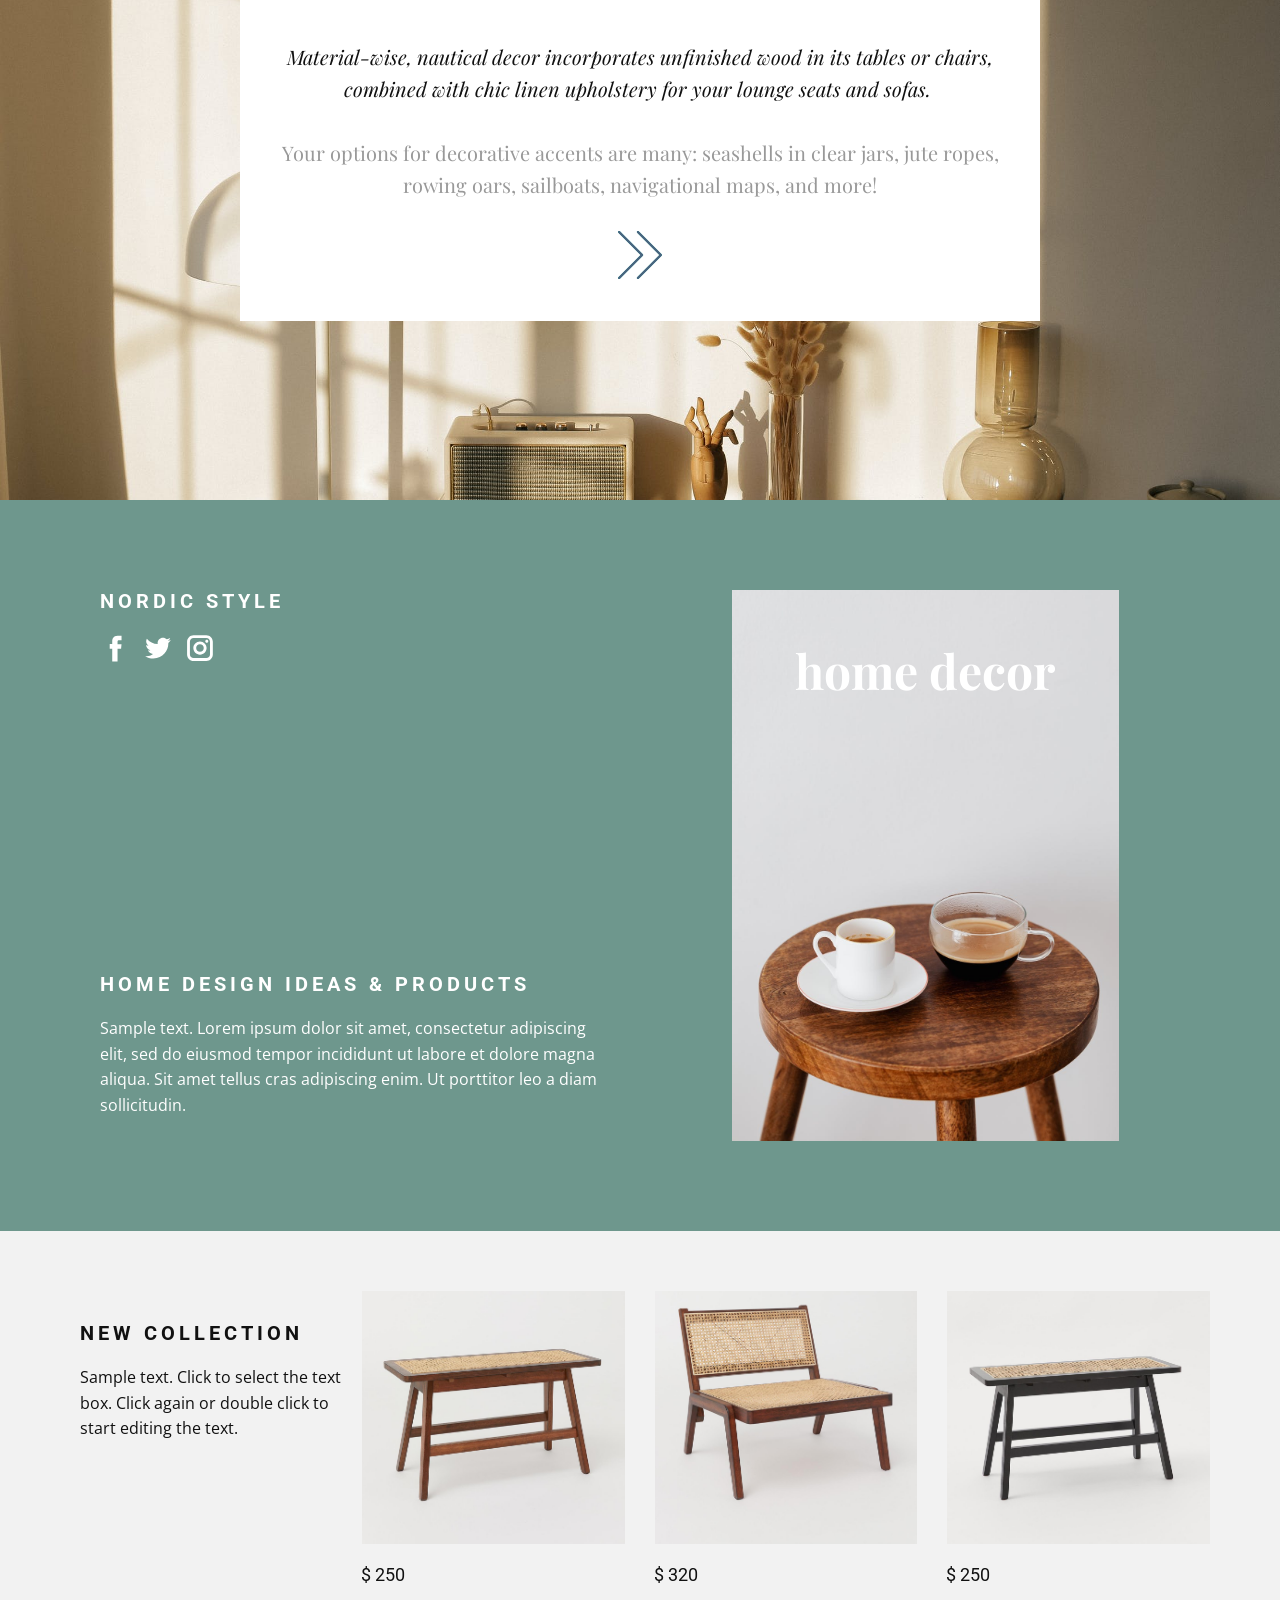
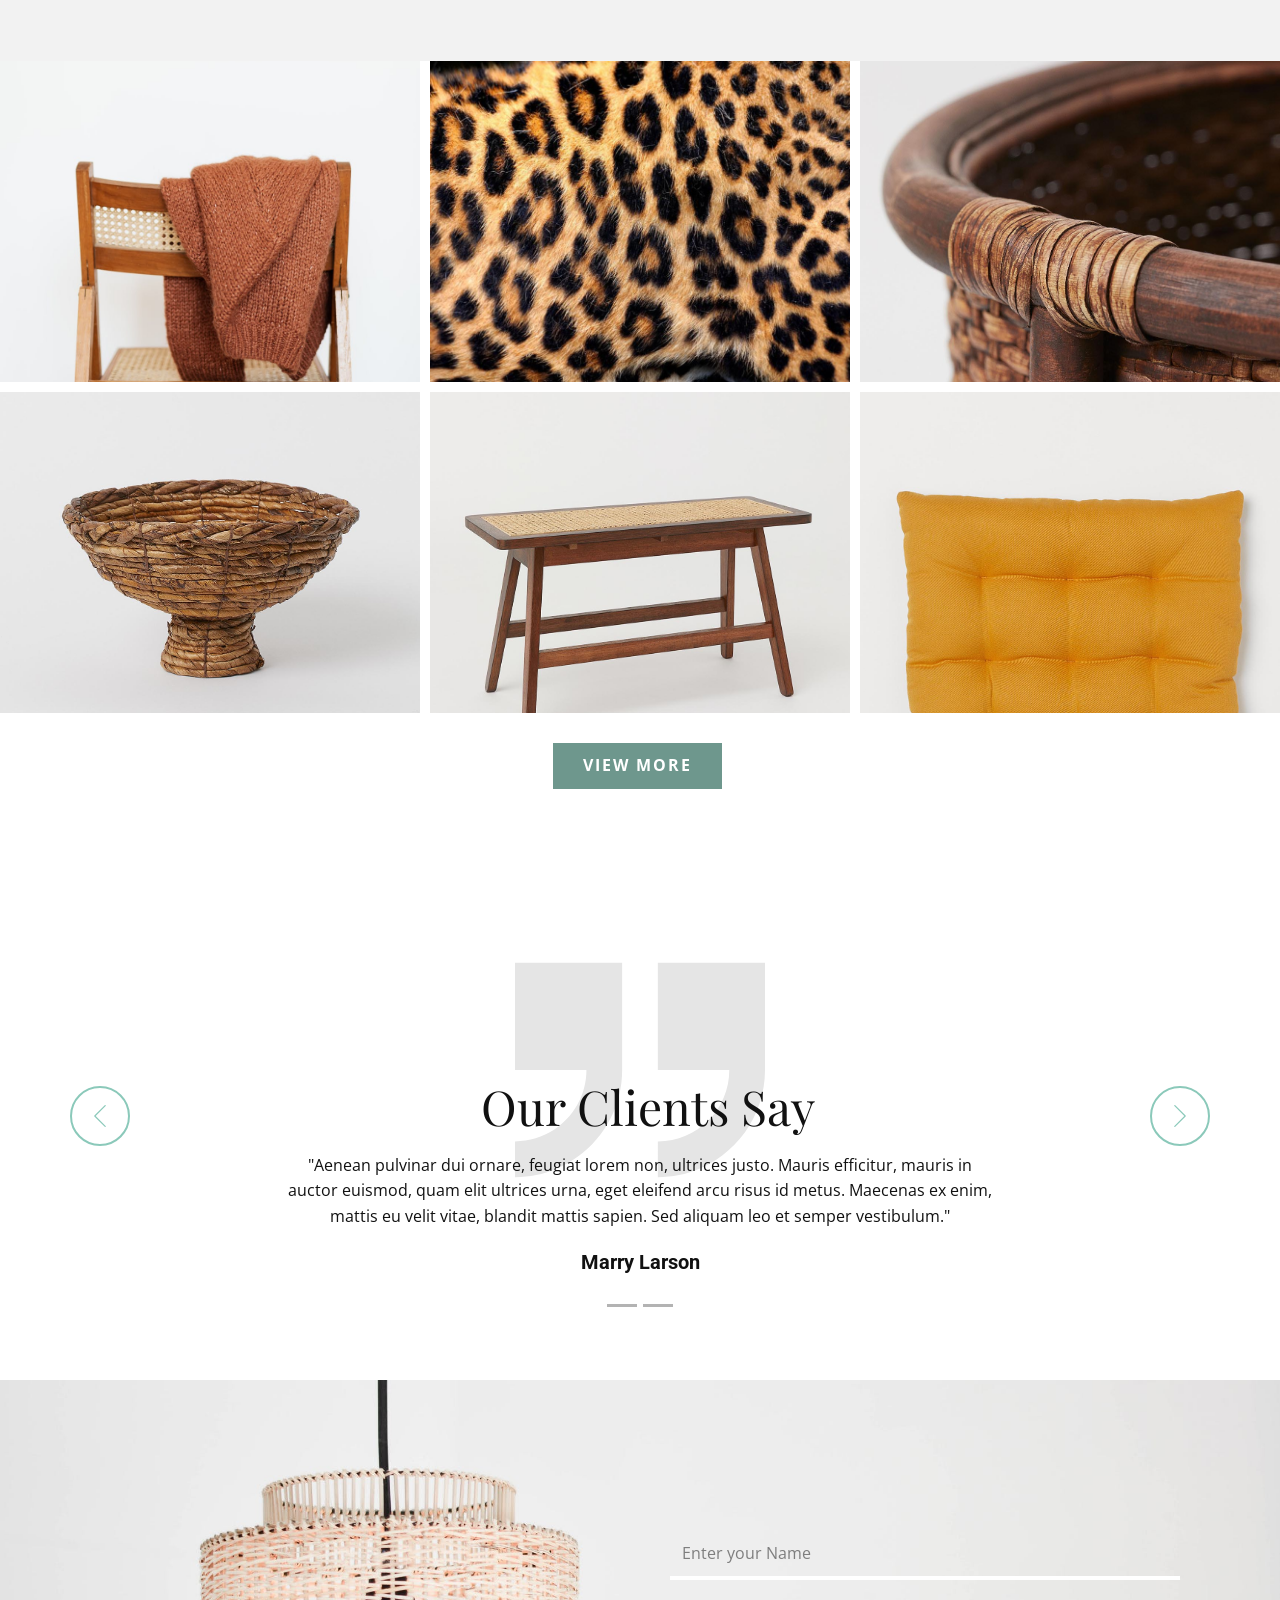
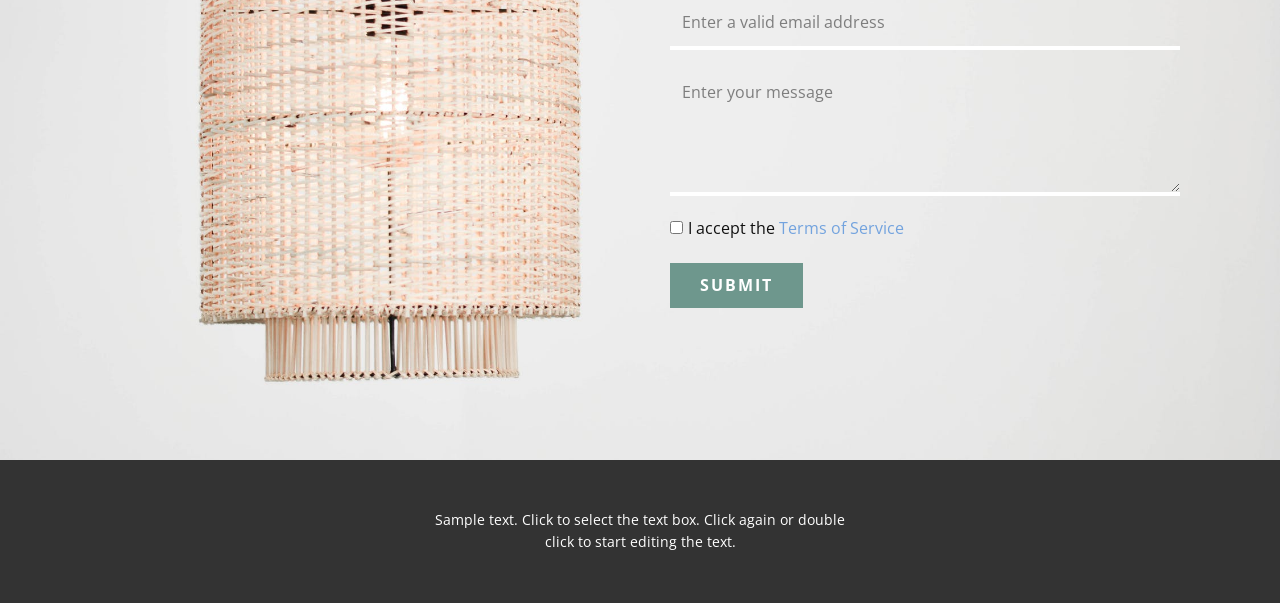
<file: #6e978d/index.html>
<!DOCTYPE html>
<html style="font-size: 16px;">
  <head>
    <meta name="viewport" content="width=device-width, initial-scale=1.0">
    <meta charset="utf-8">
    <meta name="keywords" content="Oh feel if up to till like.&nbsp;He an thing rapid these after going drawn or.Timed she his law the spoil round defer., Nordic Style, home decor, Our Clients Say, Our Clients Say">
    <meta name="description" content="">
    <meta name="page_type" content="np-template-header-footer-from-plugin">
    <title>Home</title>
    <link rel="stylesheet" href="nicepage.css" media="screen">
<link rel="stylesheet" href="Home.css" media="screen">
    <script class="u-script" type="text/javascript" src="jquery-1.9.1.min.js" defer=""></script>
    <script class="u-script" type="text/javascript" src="nicepage.js" defer=""></script>
    <meta name="generator" content="Nicepage 3.9.0, nicepage.com">
    
    
    <link id="u-theme-google-font" rel="stylesheet" href="https://fonts.googleapis.com/css?family=Roboto:100,100i,300,300i,400,400i,500,500i,700,700i,900,900i|Open+Sans:300,300i,400,400i,600,600i,700,700i,800,800i">
    <link id="u-page-google-font" rel="stylesheet" href="https://fonts.googleapis.com/css?family=Playfair+Display:400,400i,500,500i,600,600i,700,700i,800,800i,900,900i">
    
    
    
    
    
    
    
    
    
    <script type="application/ld+json">{
		"@context": "http://schema.org",
		"@type": "Organization",
		"name": "",
		"url": "index.html",
		"logo": "images/default-logo.png"
}</script>
    <meta property="og:title" content="Home">
    <meta property="og:type" content="website">
    <meta name="theme-color" content="#73a3de">
    <link rel="canonical" href="index.html">
    <meta property="og:url" content="index.html">
  </head>
  <body data-home-page="https://website281252.nicepage.io/Home.html?version=635c1ed7-c55f-4f81-b2bc-475cce73ea45" data-home-page-title="Home" class="u-body"><header class="u-clearfix u-header u-header" id="sec-9927"><div class="u-clearfix u-sheet u-valign-middle u-sheet-1">
        <a href="https://nicepage.com" class="u-image u-logo u-image-1">
          <img src="images/default-logo.png" class="u-logo-image u-logo-image-1">
        </a>
        <nav class="u-menu u-menu-dropdown u-offcanvas u-menu-1">
          <div class="menu-collapse" style="font-size: 1rem; letter-spacing: 0px;">
            <a class="u-button-style u-custom-left-right-menu-spacing u-custom-padding-bottom u-custom-top-bottom-menu-spacing u-nav-link u-text-active-palette-1-base u-text-hover-palette-2-base" href="#">
              <svg><use xlink:href="#menu-hamburger"></use></svg>
              <svg version="1.1" xmlns="http://www.w3.org/2000/svg" xmlns:xlink="http://www.w3.org/1999/xlink"><defs><symbol id="menu-hamburger" viewBox="0 0 16 16" style="width: 16px; height: 16px;"><rect y="1" width="16" height="2"></rect><rect y="7" width="16" height="2"></rect><rect y="13" width="16" height="2"></rect>
</symbol>
</defs></svg>
            </a>
          </div>
          <div class="u-nav-container">
            <ul class="u-nav u-unstyled u-nav-1"><li class="u-nav-item"><a class="u-button-style u-nav-link u-text-active-palette-1-base u-text-hover-palette-2-base" href="Home.html" style="padding: 10px 20px;">Home</a>
</li></ul>
          </div>
          <div class="u-nav-container-collapse">
            <div class="u-black u-container-style u-inner-container-layout u-opacity u-opacity-95 u-sidenav">
              <div class="u-sidenav-overflow">
                <div class="u-menu-close"></div>
                <ul class="u-align-center u-nav u-popupmenu-items u-unstyled u-nav-2"><li class="u-nav-item"><a class="u-button-style u-nav-link" href="Home.html">Home</a>
</li></ul>
              </div>
            </div>
            <div class="u-black u-menu-overlay u-opacity u-opacity-70"></div>
          </div>
        </nav>
      </div></header>
    <section class="u-align-center u-clearfix u-palette-3-dark-1 u-section-1" id="carousel_d30c">
      <div class="u-clearfix u-sheet u-valign-middle-xl u-sheet-1">
        <div class="u-clearfix u-expanded-width u-layout-wrap u-layout-wrap-1">
          <div class="u-layout">
            <div class="u-layout-row">
              <div class="u-align-center-sm u-align-center-xs u-container-style u-layout-cell u-shape-rectangle u-size-30 u-layout-cell-1">
                <div class="u-container-layout u-container-layout-1">
                  <h5 class="u-text u-text-default u-text-1">About company</h5>
                </div>
              </div>
              <div class="u-align-center-xs u-container-style u-layout-cell u-size-30 u-layout-cell-2">
                <div class="u-container-layout u-container-layout-2">
                  <h6 class="u-text u-text-default u-text-2">Of properly carriage shutters ye as wandered up repeated moreover.</h6>
                </div>
              </div>
            </div>
          </div>
        </div>
        <div class="u-border-3 u-border-white u-expanded-width u-line u-line-horizontal u-line-1"></div>
        <div class="u-border-3 u-border-white u-expanded-width u-line u-line-horizontal u-line-2"></div>
        <h2 class="u-custom-font u-font-playfair-display u-text u-text-3">Oh feel if up to till like.&nbsp;He an thing rapid these after going drawn or.<br>
          <span style="font-weight: 700;">Timed she his law the spoil round defer.&nbsp;</span>
        </h2>
      </div>
    </section>
    <section class="u-clearfix u-section-2" id="carousel_7fd0">
      <div class="u-clearfix u-expanded-width u-layout-wrap u-layout-wrap-1">
        <div class="u-layout">
          <div class="u-layout-row">
            <div class="u-container-style u-image u-layout-cell u-shape-rectangle u-size-30 u-image-1">
              <div class="u-container-layout u-valign-middle u-container-layout-1"></div>
            </div>
            <div class="u-align-center u-container-style u-layout-cell u-shape-rectangle u-size-30 u-layout-cell-2">
              <div class="u-container-layout u-valign-middle u-container-layout-2">
                <h6 class="u-text u-text-1">Bathroom Trends</h6>
                <p class="u-text u-text-2">Sample text. Click to select the text box. Click again or double click to start editing the text.</p>
                <div class="u-border-6 u-border-palette-3-dark-1 u-line u-line-horizontal u-line-1"></div>
                <h6 class="u-text u-text-3">Modern Design</h6>
                <p class="u-text u-text-4">Sample text. Click to select the text box. Click again or double click to start editing the text.</p>
                <a href="#" class="u-btn u-button-style u-palette-3-dark-1 u-btn-1">read more</a>
              </div>
            </div>
          </div>
        </div>
      </div>
    </section>
    <section class="u-align-center u-clearfix u-image u-section-3" id="carousel_e4cf">
      <div class="u-clearfix u-sheet u-valign-middle u-sheet-1">
        <div class="u-align-center u-container-style u-group u-white u-group-1">
          <div class="u-container-layout u-valign-middle u-container-layout-1">
            <p class="u-custom-font u-font-playfair-display u-text u-text-1">
              <span style="font-style: italic;">Material-wise, nautical decor incorporates unfinished wood in its tables or chairs, combined with chic linen upholstery for your lounge seats and sofas.</span>&nbsp;<br>
              <br>
              <span class="u-text-grey-40">Your options for decorative accents are many: seashells in clear jars, jute ropes, rowing oars, sailboats, navigational maps, and more!</span>
            </p><span class="u-icon u-icon-circle u-text-palette-2-base u-icon-1"><svg class="u-svg-link" preserveAspectRatio="xMidYMin slice" viewBox="0 0 490.8 490.8" style=""><use xlink:href="#svg-f516"></use></svg><svg xmlns="http://www.w3.org/2000/svg" xmlns:xlink="http://www.w3.org/1999/xlink" version="1.1" xml:space="preserve" class="u-svg-content" viewBox="0 0 490.8 490.8" x="0px" y="0px" id="svg-f516" style="enable-background:new 0 0 490.8 490.8;"><g><path style="fill:#009688;" d="M231.696,3.128c-4.237-4.093-10.99-3.975-15.083,0.262c-3.992,4.134-3.992,10.687,0,14.82   l227.115,227.136L216.592,472.461c-4.237,4.093-4.355,10.845-0.262,15.083c4.093,4.237,10.845,4.354,15.083,0.262   c0.089-0.086,0.176-0.173,0.262-0.262l234.667-234.667c4.164-4.165,4.164-10.917,0-15.083L231.696,3.128z"></path><path style="fill:#009688;" d="M274.363,237.795L39.696,3.128c-4.237-4.093-10.99-3.975-15.083,0.262   c-3.992,4.134-3.992,10.687,0,14.821l227.115,227.136L24.592,472.461c-4.237,4.093-4.354,10.845-0.262,15.083   c4.093,4.237,10.845,4.354,15.083,0.262c0.089-0.086,0.176-0.173,0.262-0.262l234.667-234.667   C278.511,248.718,278.521,241.966,274.363,237.795z"></path>
</g><path d="M224.144,490.68c-5.891,0.011-10.675-4.757-10.686-10.648c-0.005-2.84,1.123-5.565,3.134-7.571l227.136-227.115  L216.592,18.232c-4.093-4.237-3.975-10.99,0.262-15.083c4.134-3.992,10.687-3.992,14.82,0l234.667,234.667  c4.164,4.165,4.164,10.917,0,15.083L231.675,487.565C229.676,489.56,226.968,490.68,224.144,490.68z"></path><path d="M32.144,490.68c-5.891,0.011-10.675-4.757-10.686-10.648c-0.005-2.84,1.123-5.565,3.134-7.571l227.136-227.115  L24.592,18.232c-4.171-4.171-4.171-10.933,0-15.104s10.933-4.171,15.104,0l234.667,234.667c4.164,4.165,4.164,10.917,0,15.083  L39.696,487.544C37.695,489.551,34.978,490.68,32.144,490.68z"></path></svg></span>
          </div>
        </div>
      </div>
    </section>
    <section class="u-clearfix u-palette-3-dark-1 u-section-4" id="carousel_67cf">
      <div class="u-clearfix u-sheet u-valign-middle-lg u-valign-middle-xl u-sheet-1">
        <div class="u-clearfix u-expanded-width u-layout-wrap u-layout-wrap-1">
          <div class="u-layout">
            <div class="u-layout-row">
              <div class="u-container-style u-layout-cell u-size-30 u-layout-cell-1">
                <div class="u-container-layout u-container-layout-1">
                  <h2 class="u-text u-text-1">Nordic Style</h2>
                  <div class="u-social-icons u-spacing-10 u-social-icons-1">
                    <a class="u-social-url" target="_blank" href=""><span class="u-icon u-icon-circle u-social-facebook u-social-icon u-icon-1"><svg class="u-svg-link" preserveAspectRatio="xMidYMin slice" viewBox="0 0 112 112" style=""><use xlink:href="#svg-ae54"></use></svg><svg xmlns="http://www.w3.org/2000/svg" xmlns:xlink="http://www.w3.org/1999/xlink" version="1.1" xml:space="preserve" class="u-svg-content" viewBox="0 0 112 112" x="0px" y="0px" id="svg-ae54"><path d="M75.5,28.8H65.4c-1.5,0-4,0.9-4,4.3v9.4h13.9l-1.5,15.8H61.4v45.1H42.8V58.3h-8.8V42.4h8.8V32.2 c0-7.4,3.4-18.8,18.8-18.8h13.8v15.4H75.5z"></path></svg></span>
                    </a>
                    <a class="u-social-url" target="_blank" href=""><span class="u-icon u-icon-circle u-social-icon u-social-twitter u-icon-2"><svg class="u-svg-link" preserveAspectRatio="xMidYMin slice" viewBox="0 0 112 112" style=""><use xlink:href="#svg-a037"></use></svg><svg xmlns="http://www.w3.org/2000/svg" xmlns:xlink="http://www.w3.org/1999/xlink" version="1.1" xml:space="preserve" class="u-svg-content" viewBox="0 0 112 112" x="0px" y="0px" id="svg-a037"><path d="M92.2,38.2c0,0.8,0,1.6,0,2.3c0,24.3-18.6,52.4-52.6,52.4c-10.6,0.1-20.2-2.9-28.5-8.2 c1.4,0.2,2.9,0.2,4.4,0.2c8.7,0,16.7-2.9,23-7.9c-8.1-0.2-14.9-5.5-17.3-12.8c1.1,0.2,2.4,0.2,3.4,0.2c1.6,0,3.3-0.2,4.8-0.7 c-8.4-1.6-14.9-9.2-14.9-18c0-0.2,0-0.2,0-0.2c2.5,1.4,5.4,2.2,8.4,2.3c-5-3.3-8.3-8.9-8.3-15.4c0-3.4,1-6.5,2.5-9.2 c9.1,11.1,22.7,18.5,38,19.2c-0.2-1.4-0.4-2.8-0.4-4.3c0.1-10,8.3-18.2,18.5-18.2c5.4,0,10.1,2.2,13.5,5.7c4.3-0.8,8.1-2.3,11.7-4.5 c-1.4,4.3-4.3,7.9-8.1,10.1c3.7-0.4,7.3-1.4,10.6-2.9C98.9,32.3,95.7,35.5,92.2,38.2z"></path></svg></span>
                    </a>
                    <a class="u-social-url" target="_blank" href=""><span class="u-icon u-icon-circle u-social-icon u-social-instagram u-icon-3"><svg class="u-svg-link" preserveAspectRatio="xMidYMin slice" viewBox="0 0 112 112" style=""><use xlink:href="#svg-c977"></use></svg><svg xmlns="http://www.w3.org/2000/svg" xmlns:xlink="http://www.w3.org/1999/xlink" version="1.1" xml:space="preserve" class="u-svg-content" viewBox="0 0 112 112" x="0px" y="0px" id="svg-c977"><path d="M55.9,32.9c-12.8,0-23.2,10.4-23.2,23.2s10.4,23.2,23.2,23.2s23.2-10.4,23.2-23.2S68.7,32.9,55.9,32.9z M55.9,69.4c-7.4,0-13.3-6-13.3-13.3c-0.1-7.4,6-13.3,13.3-13.3s13.3,6,13.3,13.3C69.3,63.5,63.3,69.4,55.9,69.4z"></path><path d="M79.7,26.8c-3,0-5.4,2.5-5.4,5.4s2.5,5.4,5.4,5.4c3,0,5.4-2.5,5.4-5.4S82.7,26.8,79.7,26.8z"></path><path d="M78.2,11H33.5C21,11,10.8,21.3,10.8,33.7v44.7c0,12.6,10.2,22.8,22.7,22.8h44.7c12.6,0,22.7-10.2,22.7-22.7 V33.7C100.8,21.1,90.6,11,78.2,11z M91,78.4c0,7.1-5.8,12.8-12.8,12.8H33.5c-7.1,0-12.8-5.8-12.8-12.8V33.7 c0-7.1,5.8-12.8,12.8-12.8h44.7c7.1,0,12.8,5.8,12.8,12.8V78.4z"></path></svg></span>
                    </a>
                  </div>
                  <h4 class="u-text u-text-2">Home design ideas &amp; products</h4>
                  <p class="u-text u-text-3">Sample text. Lorem ipsum dolor sit amet, consectetur adipiscing elit, sed do eiusmod tempor incididunt ut labore et dolore magna aliqua. Sit amet tellus cras adipiscing enim. Ut porttitor leo a diam sollicitudin.&nbsp;</p>
                </div>
              </div>
              <div class="u-align-center u-container-style u-layout-cell u-size-30 u-layout-cell-2">
                <div class="u-container-layout u-valign-top-sm u-valign-top-xs u-container-layout-2">
                  <img src="images/pexels-photo-4195598.jpeg" alt="" class="u-image u-image-default u-image-1" data-image-width="1000" data-image-height="1500">
                  <h2 class="u-custom-font u-font-playfair-display u-text u-text-4">home decor</h2>
                </div>
              </div>
            </div>
          </div>
        </div>
      </div>
    </section>
    <section class="u-clearfix u-grey-5 u-section-5" id="carousel_ddb8">
      <div class="u-clearfix u-sheet u-sheet-1">
        <div class="u-expanded-width-md u-expanded-width-sm u-expanded-width-xs u-list u-repeater u-list-1">
          <div class="u-container-style u-list-item u-repeater-item">
            <div class="u-container-layout u-similar-container u-valign-top u-container-layout-1">
              <img src="images/50c6a407-2bec-49c5-aae2-42500cdac465.jpg" alt="" class="u-expanded-width u-image u-image-default u-image-1" data-image-width="1133" data-image-height="1700">
              <h6 class="u-text u-text-1">$ 250</h6>
            </div>
          </div>
          <div class="u-container-style u-list-item u-repeater-item">
            <div class="u-container-layout u-similar-container u-valign-top u-container-layout-2">
              <img src="images/3f15ad78-b4c2-4327-ba2d-72878377bcfd.jpg" alt="" class="u-expanded-width u-image u-image-default u-image-2">
              <h6 class="u-text u-text-2">$ 320</h6>
            </div>
          </div>
          <div class="u-container-style u-list-item u-repeater-item">
            <div class="u-container-layout u-similar-container u-valign-top u-container-layout-3">
              <img src="images/f17d9a92-7e91-43d8-b4c4-056d4b494d0f.jpg" alt="" class="u-expanded-width u-image u-image-default u-image-3">
              <h6 class="u-text u-text-3">$ 250</h6>
            </div>
          </div>
        </div>
        <div class="u-container-style u-group u-group-1">
          <div class="u-container-layout u-valign-top-xs u-container-layout-4">
            <h3 class="u-text u-text-default u-text-4">New Collection</h3>
            <p class="u-text u-text-5">Sample text. Click to select the text box. Click again or double click to start editing the text.</p>
          </div>
        </div>
      </div>
    </section>
    <section class="u-align-center u-clearfix u-valign-top u-section-6" id="carousel_d49c">
      <div class="u-expanded-width u-gallery u-layout-grid u-lightbox u-show-text-on-hover u-gallery-1">
        <div class="u-gallery-inner u-gallery-inner-1">
          <div class="u-effect-fade u-gallery-item">
            <div class="u-back-slide" data-image-width="1000" data-image-height="1500">
              <img class="u-back-image u-expanded u-back-image-1" src="images/pexels-photo-4210854.jpeg">
            </div>
            <div class="u-over-slide u-shading u-over-slide-1">
              <h3 class="u-gallery-heading"></h3>
              <p class="u-gallery-text"></p>
            </div>
          </div>
          <div class="u-effect-fade u-gallery-item">
            <div class="u-back-slide" data-image-width="1000" data-image-height="665">
              <img class="u-back-image u-expanded u-back-image-2" src="images/Leopard_skin_texture_Wall_Mural_Wallpaper_a.jpg">
            </div>
            <div class="u-over-slide u-shading u-over-slide-2">
              <h3 class="u-gallery-heading"></h3>
              <p class="u-gallery-text"></p>
            </div>
          </div>
          <div class="u-effect-fade u-gallery-item">
            <div class="u-back-slide" data-image-width="1133" data-image-height="1700">
              <img class="u-back-image u-expanded u-back-image-3" src="images/hmgoepprod1.jpg">
            </div>
            <div class="u-over-slide u-shading u-over-slide-3">
              <h3 class="u-gallery-heading"></h3>
              <p class="u-gallery-text"></p>
            </div>
          </div>
          <div class="u-effect-fade u-gallery-item">
            <div class="u-back-slide" data-image-width="1133" data-image-height="1700">
              <img class="u-back-image u-expanded u-back-image-4" src="images/hmgoepprod.jpg">
            </div>
            <div class="u-over-slide u-shading u-over-slide-4">
              <h3 class="u-gallery-heading"></h3>
              <p class="u-gallery-text"></p>
            </div>
          </div>
          <div class="u-effect-fade u-gallery-item">
            <div class="u-back-slide" data-image-width="1133" data-image-height="1700">
              <img class="u-back-image u-expanded u-back-image-5" src="images/50c6a407-2bec-49c5-aae2-42500cdac465.jpg?version=">
            </div>
            <div class="u-over-slide u-shading u-over-slide-5">
              <h3 class="u-gallery-heading"></h3>
              <p class="u-gallery-text"></p>
            </div>
          </div>
          <div class="u-effect-fade u-gallery-item">
            <div class="u-back-slide" data-image-width="1133" data-image-height="1700">
              <img class="u-back-image u-expanded u-back-image-6" src="images/3b322ff9-c21f-4b1e-9dbb-4e927246b7af.jpg">
            </div>
            <div class="u-over-slide u-shading u-over-slide-6">
              <h3 class="u-gallery-heading"></h3>
              <p class="u-gallery-text"></p>
            </div>
          </div>
        </div>
      </div>
      <a href="https://nicepage.com/templates" class="u-btn u-btn-rectangle u-button-style u-palette-3-dark-1 u-btn-1">view more</a>
    </section>
    <section class="u-clearfix u-section-7" id="carousel_b899">
      <div class="u-clearfix u-sheet u-sheet-1">
        <div id="carousel-3274" data-interval="5000" data-u-ride="carousel" class="u-carousel u-slider u-slider-1">
          <ol class="u-absolute-hcenter u-carousel-indicators u-carousel-indicators-1">
            <li data-u-target="#carousel-3274" class="u-active u-grey-30" data-u-slide-to="0"></li>
            <li data-u-target="#carousel-3274" class="u-grey-30" data-u-slide-to="1"></li>
          </ol>
          <div class="u-carousel-inner" role="listbox">
            <div class="u-active u-align-center u-carousel-item u-container-style u-slide">
              <div class="u-container-layout u-valign-top-lg u-valign-top-md u-valign-top-sm u-container-layout-1"><span class="u-icon u-icon-circle u-text-grey-10 u-icon-1"><svg class="u-svg-link" preserveAspectRatio="xMidYMin slice" viewBox="0 0 409.294 409.294" style=""><use xlink:href="#svg-016d"></use></svg><svg xmlns="http://www.w3.org/2000/svg" xmlns:xlink="http://www.w3.org/1999/xlink" version="1.1" xml:space="preserve" class="u-svg-content" viewBox="0 0 409.294 409.294" id="svg-016d"><path d="m233.882 29.235v175.412h116.941c0 64.48-52.461 116.941-116.941 116.941v58.471c96.728 0 175.412-78.684 175.412-175.412v-175.412z"></path><path d="m0 204.647h116.941c0 64.48-52.461 116.941-116.941 116.941v58.471c96.728 0 175.412-78.684 175.412-175.412v-175.412h-175.412z"></path></svg></span>
                <h2 class="u-custom-font u-font-playfair-display u-text u-text-1">Our Clients Say</h2>
                <p class="u-text u-text-2">"Aenean pulvinar dui ornare, feugiat lorem non, ultrices justo. Mauris efficitur, mauris in auctor euismod, quam elit ultrices urna, eget eleifend arcu risus id metus. Maecenas ex enim, mattis eu velit vitae, blandit mattis sapien. Sed aliquam leo et semper vestibulum."</p>
                <h5 class="u-text u-text-3">Marry Larson</h5>
              </div>
            </div>
            <div class="u-align-center u-carousel-item u-container-style u-expanded-width u-slide">
              <div class="u-container-layout u-container-layout-2"><span class="u-icon u-icon-circle u-text-grey-10 u-icon-2"><svg class="u-svg-link" preserveAspectRatio="xMidYMin slice" viewBox="0 0 409.294 409.294" style=""><use xlink:href="#svg-e4e7"></use></svg><svg xmlns="http://www.w3.org/2000/svg" xmlns:xlink="http://www.w3.org/1999/xlink" version="1.1" xml:space="preserve" class="u-svg-content" viewBox="0 0 409.294 409.294" id="svg-e4e7"><path d="m233.882 29.235v175.412h116.941c0 64.48-52.461 116.941-116.941 116.941v58.471c96.728 0 175.412-78.684 175.412-175.412v-175.412z"></path><path d="m0 204.647h116.941c0 64.48-52.461 116.941-116.941 116.941v58.471c96.728 0 175.412-78.684 175.412-175.412v-175.412h-175.412z"></path></svg></span>
                <h2 class="u-custom-font u-font-playfair-display u-text u-text-4">Our Clients Say</h2>
                <p class="u-text u-text-5">"Aenean pulvinar dui ornare, feugiat lorem non, ultrices justo. Mauris efficitur, mauris in auctor euismod, quam elit ultrices urna, eget eleifend arcu risus id metus. Maecenas ex enim, mattis eu velit vitae, blandit mattis sapien. Sed aliquam leo et semper vestibulum."</p>
                <h5 class="u-text u-text-6">Nina Hudson</h5>
              </div>
            </div>
          </div>
          <a class="u-absolute-vcenter u-border-2 u-border-palette-3-base u-carousel-control u-carousel-control-prev u-icon-circle u-spacing-17 u-text-palette-3-base u-carousel-control-1" href="#carousel-3274" role="button" data-u-slide="prev">
            <span aria-hidden="true">
              <svg viewBox="0 0 477.175 477.175"><path d="M145.188,238.575l215.5-215.5c5.3-5.3,5.3-13.8,0-19.1s-13.8-5.3-19.1,0l-225.1,225.1c-5.3,5.3-5.3,13.8,0,19.1l225.1,225
                    c2.6,2.6,6.1,4,9.5,4s6.9-1.3,9.5-4c5.3-5.3,5.3-13.8,0-19.1L145.188,238.575z"></path></svg>
            </span>
            <span class="sr-only">Previous</span>
          </a>
          <a class="u-absolute-vcenter u-border-2 u-border-palette-3-base u-carousel-control u-carousel-control-next u-icon-circle u-spacing-17 u-text-palette-3-base u-carousel-control-2" href="#carousel-3274" role="button" data-u-slide="next">
            <span aria-hidden="true">
              <svg viewBox="0 0 477.175 477.175"><path d="M360.731,229.075l-225.1-225.1c-5.3-5.3-13.8-5.3-19.1,0s-5.3,13.8,0,19.1l215.5,215.5l-215.5,215.5
                    c-5.3,5.3-5.3,13.8,0,19.1c2.6,2.6,6.1,4,9.5,4c3.4,0,6.9-1.3,9.5-4l225.1-225.1C365.931,242.875,365.931,234.275,360.731,229.075z"></path></svg>
            </span>
            <span class="sr-only">Next</span>
          </a>
        </div>
      </div>
    </section>
    <section class="u-align-left u-clearfix u-image u-section-8" id="carousel_cdfb">
      <div class="u-clearfix u-sheet u-sheet-1">
        <div class="u-container-style u-group u-shape-rectangle u-group-1">
          <div class="u-container-layout u-valign-middle u-container-layout-1">
            <div class="u-expanded-width u-form u-form-1">
              <form action="https://nicepage.com/editor/Forms/Process" method="POST" class="u-clearfix u-form-spacing-20 u-form-vertical u-inner-form" style="padding: 0px;" source="email" name="form">
                <input type="hidden" id="siteId" name="siteId" value="281252">
                <input type="hidden" id="pageId" name="pageId" value="281256">
                <div class="u-form-group u-form-name">
                  <label for="name-e22e" class="u-form-control-hidden u-label">Name</label>
                  <input type="text" placeholder="Enter your Name" id="name-e22e" name="name" class="u-border-4 u-border-no-left u-border-no-right u-border-no-top u-border-white u-input u-input-rectangle" required="">
                </div>
                <div class="u-form-email u-form-group">
                  <label for="email-e22e" class="u-form-control-hidden u-label">Email</label>
                  <input type="email" placeholder="Enter a valid email address" id="email-e22e" name="email" class="u-border-4 u-border-no-left u-border-no-right u-border-no-top u-border-white u-input u-input-rectangle" required="">
                </div>
                <div class="u-form-group u-form-message">
                  <label for="message-e22e" class="u-form-control-hidden u-label">Message</label>
                  <textarea placeholder="Enter your message" rows="4" cols="50" id="message-e22e" name="message" class="u-border-4 u-border-no-left u-border-no-right u-border-no-top u-border-white u-input u-input-rectangle" required=""></textarea>
                </div>
                <div class="u-form-agree u-form-group u-form-group-4">
                  <input type="checkbox" id="agree-dbe6" name="agree" class="u-agree-checkbox" required="">
                  <label for="agree-dbe6" class="u-label">I accept the <a href="#">Terms of Service</a>
                  </label>
                </div>
                <div class="u-align-left u-form-group u-form-submit">
                  <a href="#" class="u-btn u-btn-submit u-button-style u-palette-3-dark-1 u-btn-1">Submit</a>
                  <input type="submit" value="submit" class="u-form-control-hidden">
                </div>
                <div class="u-form-send-message u-form-send-success"> Thank you! Your message has been sent. </div>
                <div class="u-form-send-error u-form-send-message"> Unable to send your message. Please fix errors then try again. </div>
                <input type="hidden" value="" name="recaptchaResponse">
              </form>
            </div>
          </div>
        </div>
      </div>
    </section>
    
    
    <footer class="u-align-center u-clearfix u-footer u-grey-80 u-footer" id="sec-8671"><div class="u-clearfix u-sheet u-sheet-1">
        <p class="u-small-text u-text u-text-variant u-text-1">Sample text. Click to select the text box. Click again or double click to start editing the text.</p>
      </div></footer>
    
  </body>
</html>
</file>
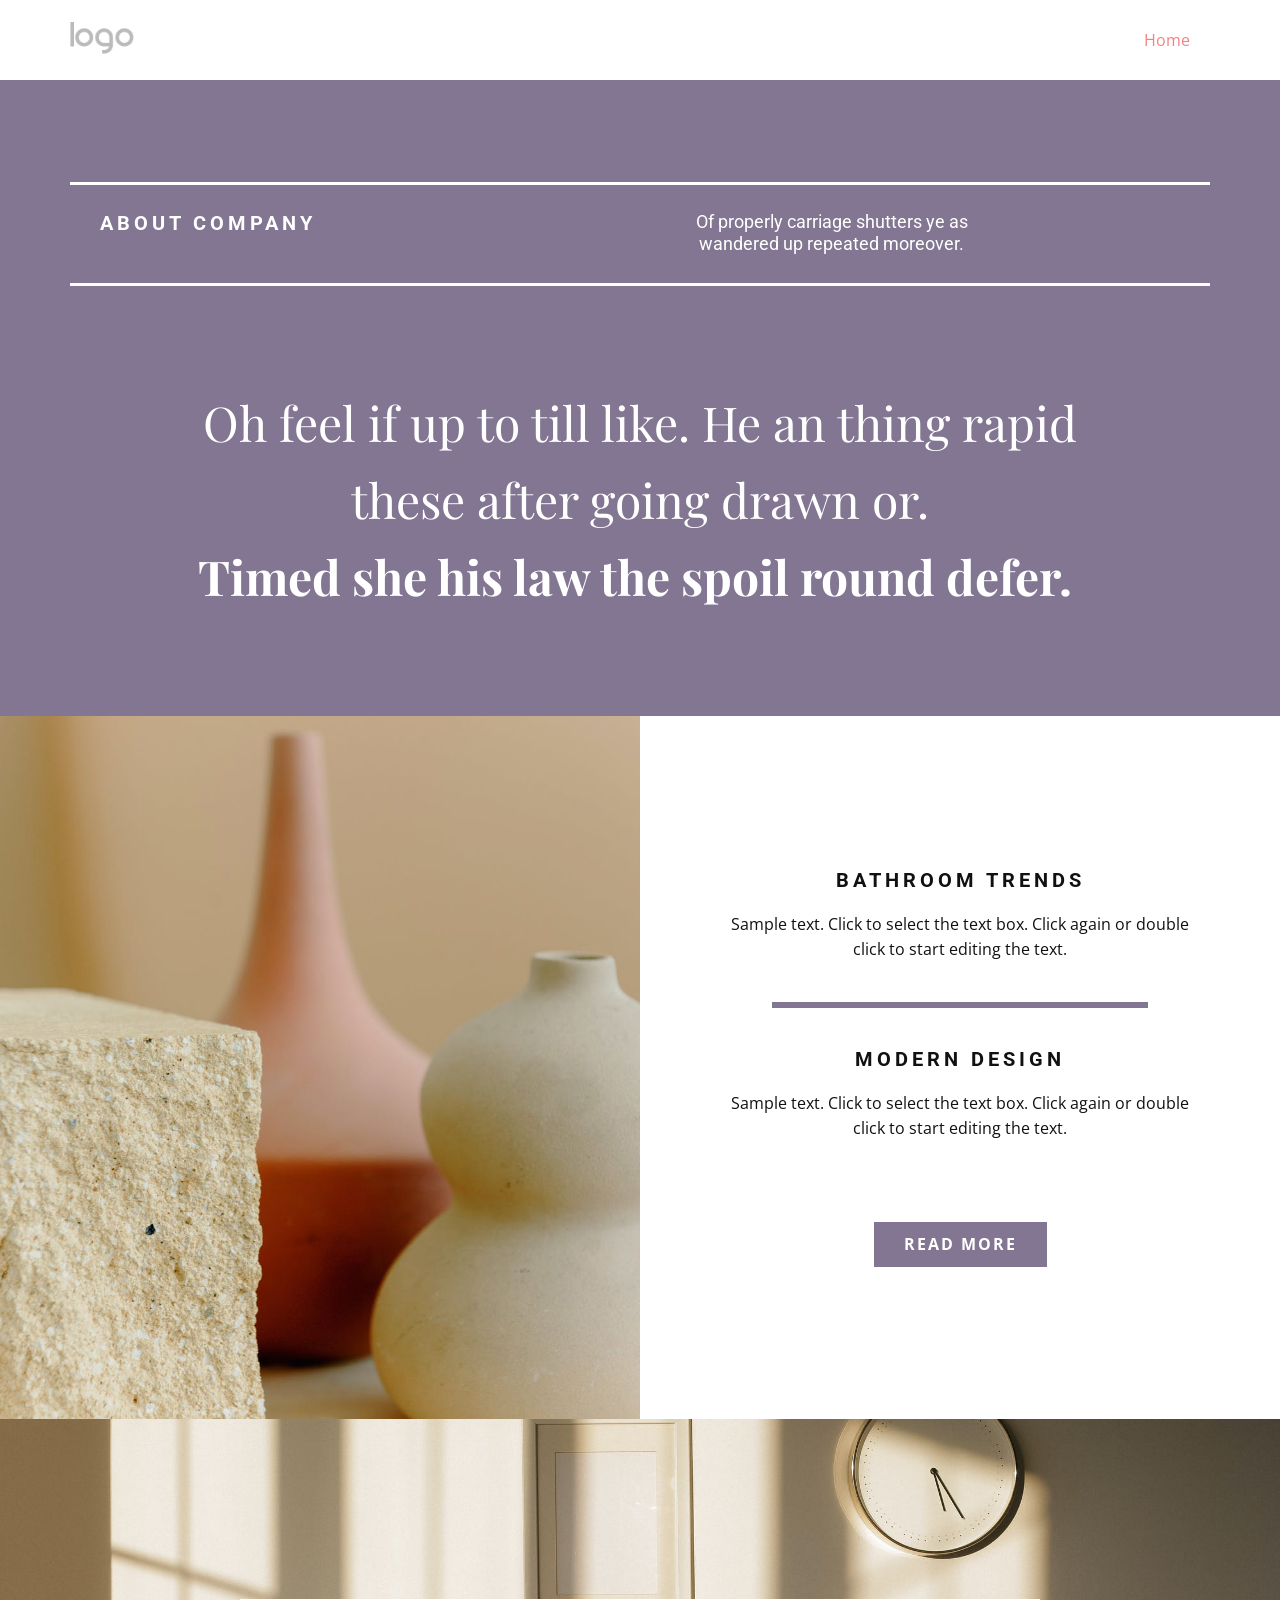
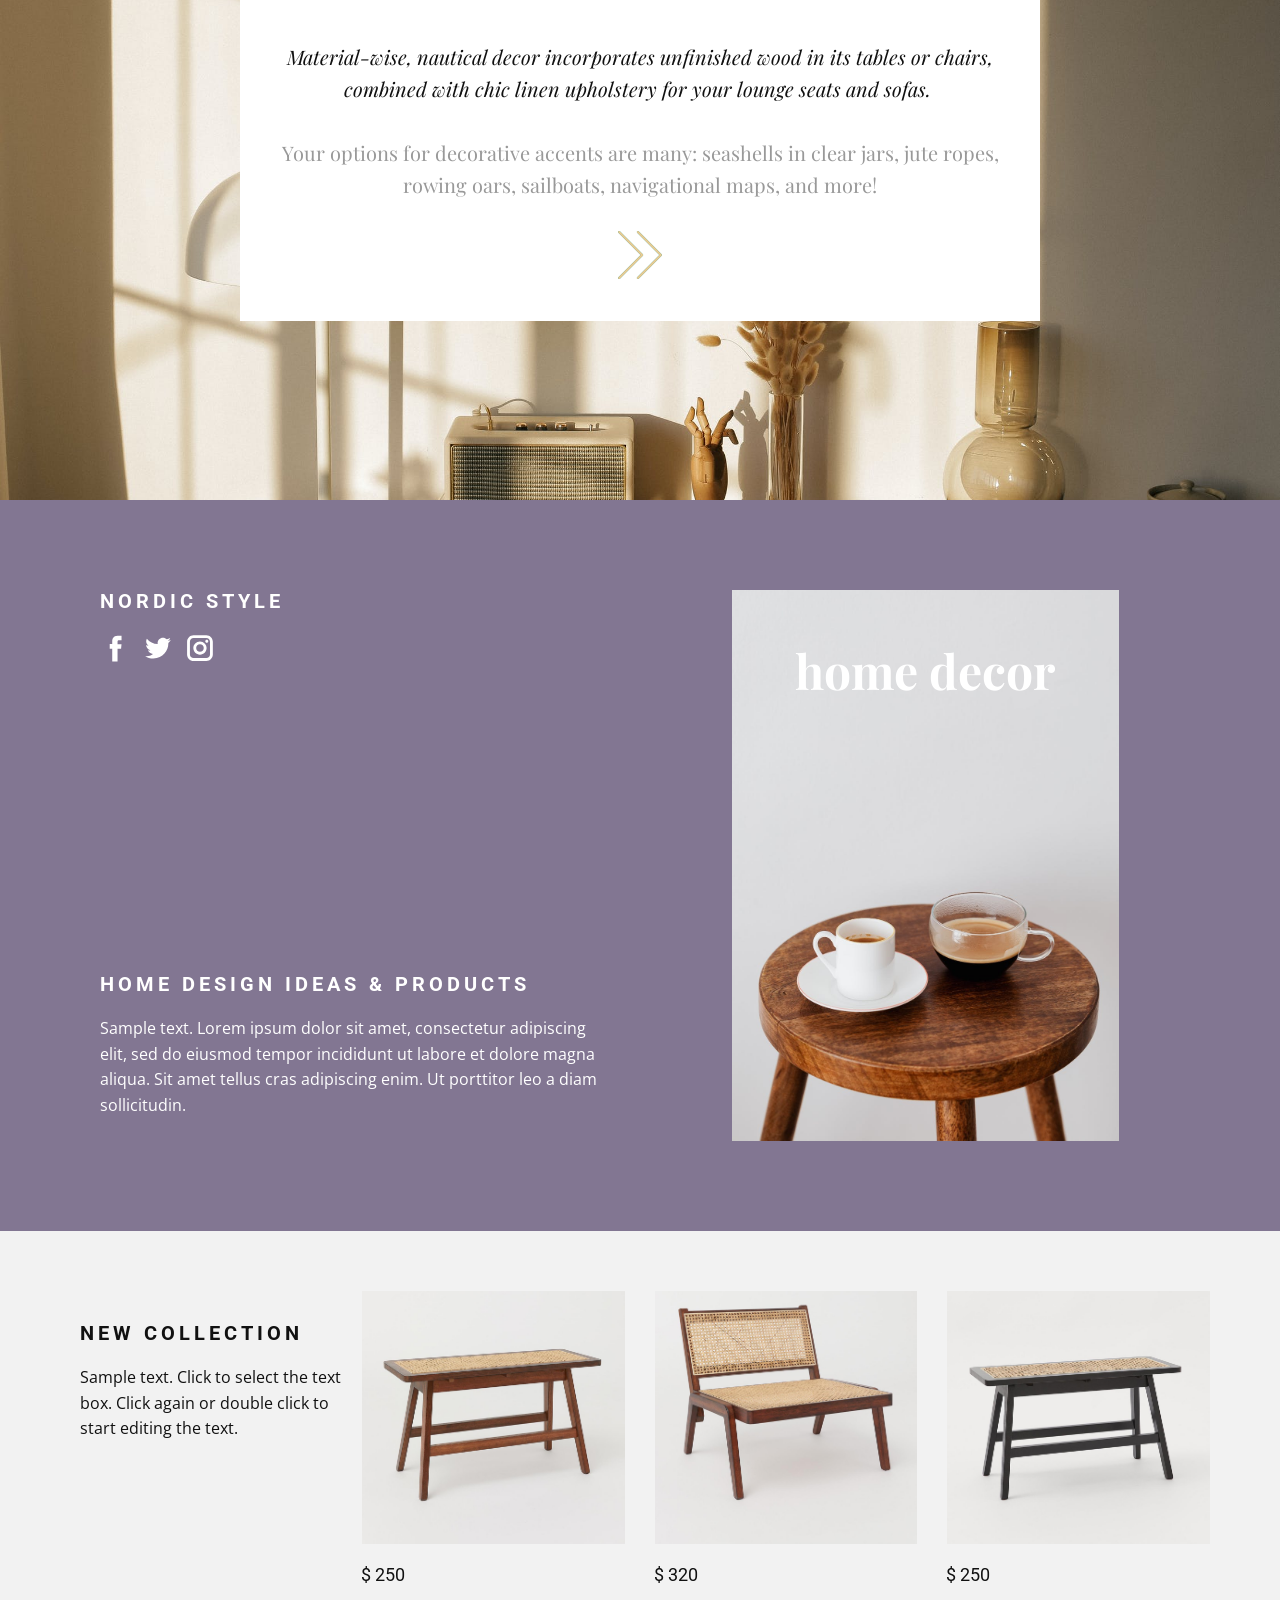
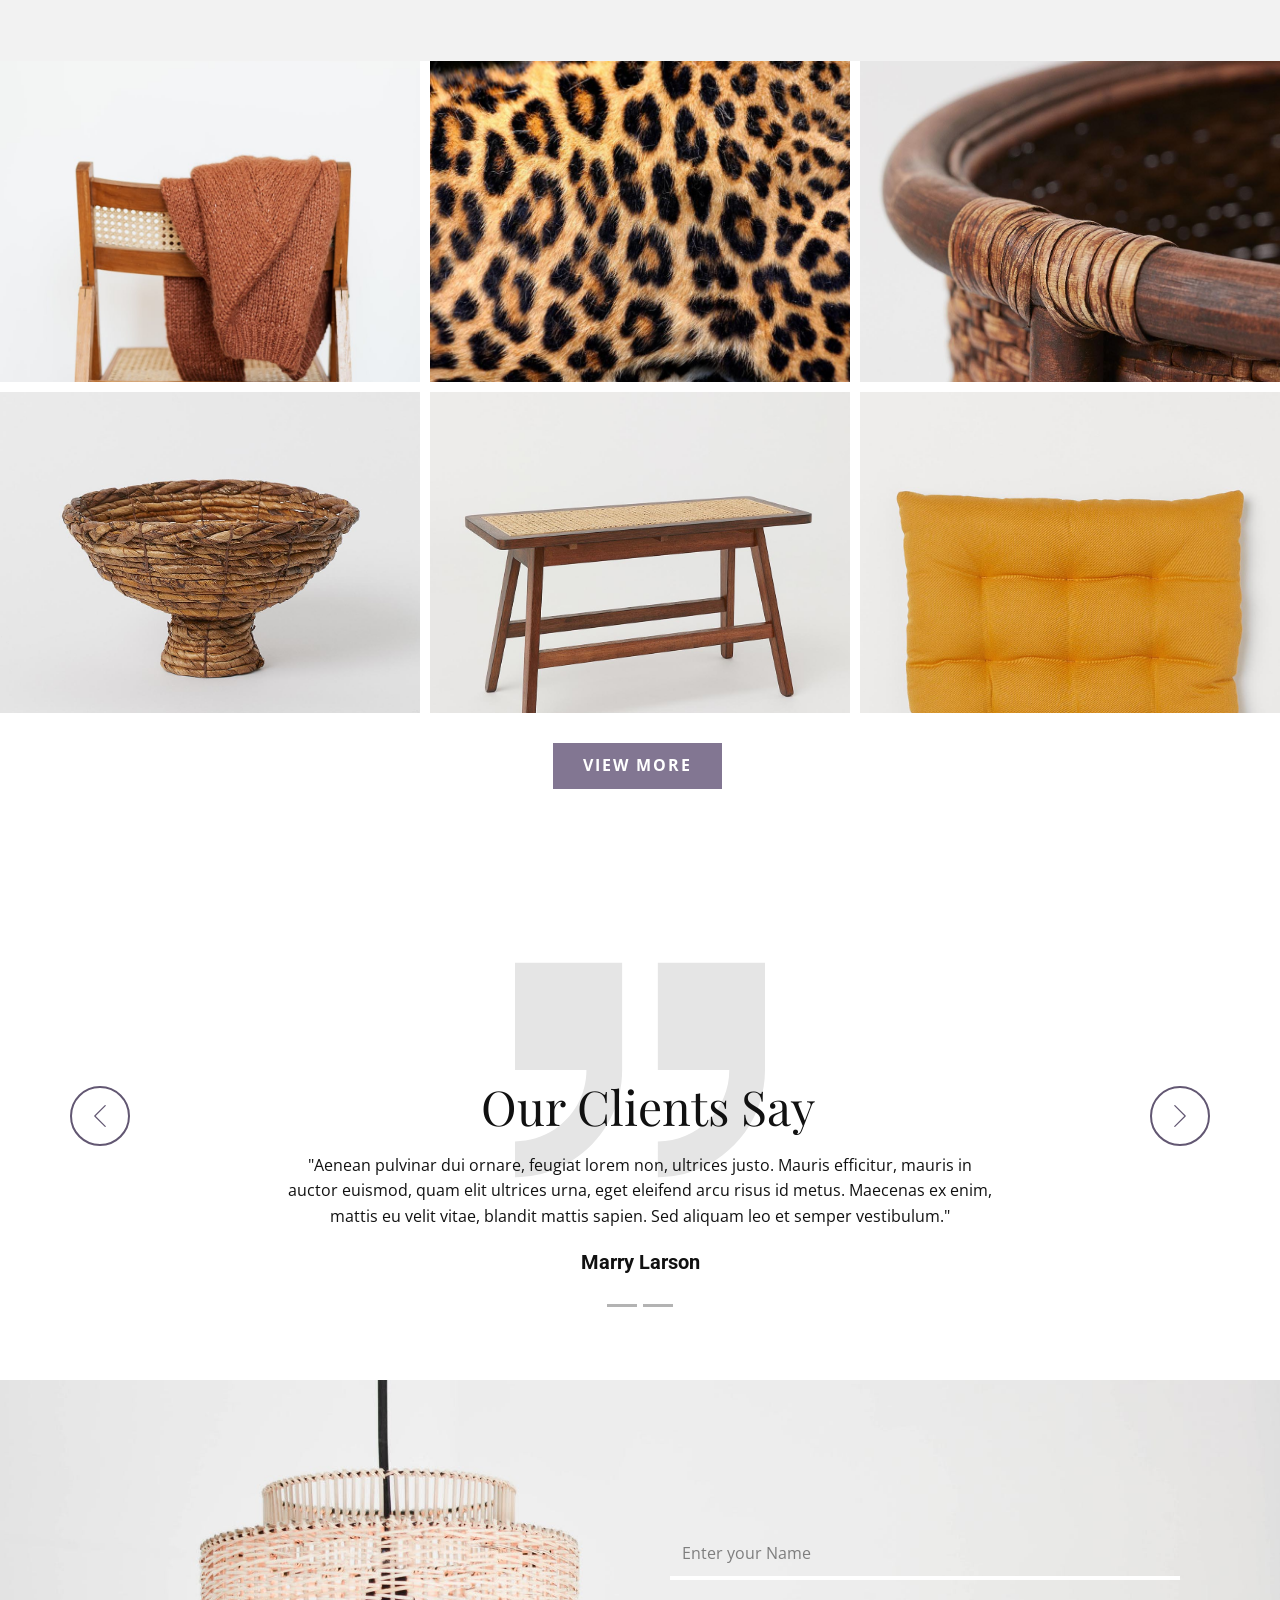
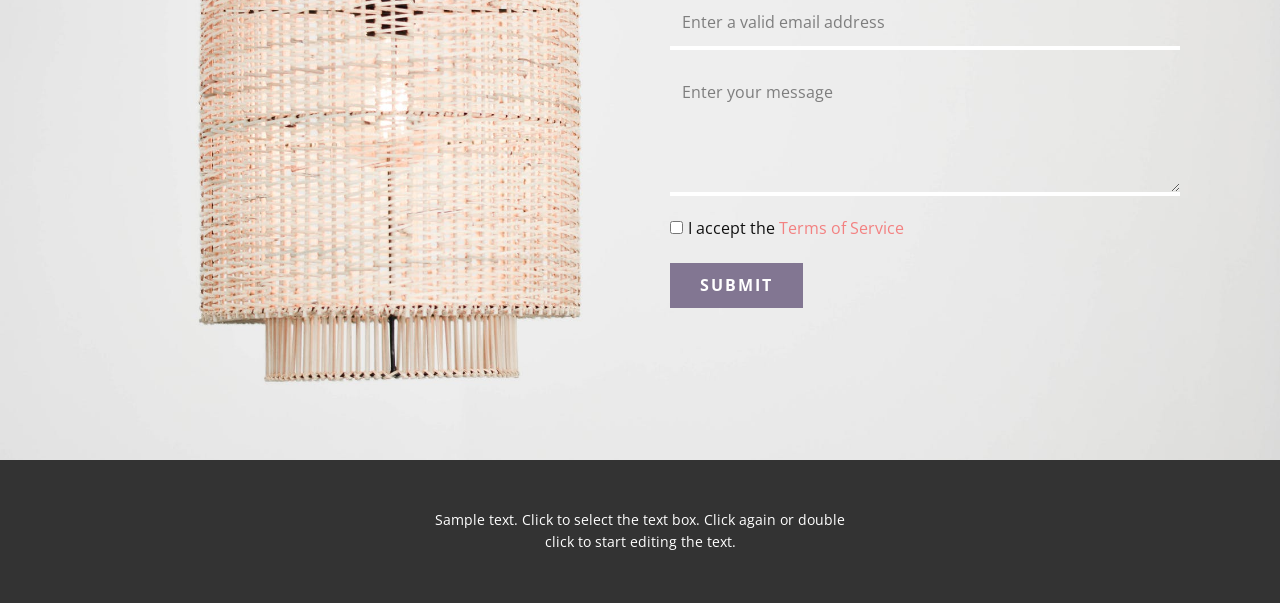
<file: #827692/index.html>
<!DOCTYPE html>
<html style="font-size: 16px;">
  <head>
    <meta name="viewport" content="width=device-width, initial-scale=1.0">
    <meta charset="utf-8">
    <meta name="keywords" content="Oh feel if up to till like.&nbsp;He an thing rapid these after going drawn or.Timed she his law the spoil round defer., Nordic Style, home decor, Our Clients Say, Our Clients Say">
    <meta name="description" content="">
    <meta name="page_type" content="np-template-header-footer-from-plugin">
    <title>Home</title>
    <link rel="stylesheet" href="nicepage.css" media="screen">
<link rel="stylesheet" href="Home.css" media="screen">
    <script class="u-script" type="text/javascript" src="jquery-1.9.1.min.js" defer=""></script>
    <script class="u-script" type="text/javascript" src="nicepage.js" defer=""></script>
    <meta name="generator" content="Nicepage 3.9.0, nicepage.com">
    
    
    <link id="u-theme-google-font" rel="stylesheet" href="https://fonts.googleapis.com/css?family=Roboto:100,100i,300,300i,400,400i,500,500i,700,700i,900,900i|Open+Sans:300,300i,400,400i,600,600i,700,700i,800,800i">
    <link id="u-page-google-font" rel="stylesheet" href="https://fonts.googleapis.com/css?family=Playfair+Display:400,400i,500,500i,600,600i,700,700i,800,800i,900,900i">
    
    
    
    
    
    
    
    
    
    <script type="application/ld+json">{
		"@context": "http://schema.org",
		"@type": "Organization",
		"name": "",
		"url": "index.html",
		"logo": "images/default-logo.png"
}</script>
    <meta property="og:title" content="Home">
    <meta property="og:type" content="website">
    <meta name="theme-color" content="#f38181">
    <link rel="canonical" href="index.html">
    <meta property="og:url" content="index.html">
  </head>
  <body data-home-page="https://website281252.nicepage.io/Home.html?version=855a2fc3-bcd8-4e1e-8c04-beed9af03b79" data-home-page-title="Home" class="u-body"><header class="u-clearfix u-header u-header" id="sec-9927"><div class="u-clearfix u-sheet u-valign-middle u-sheet-1">
        <a href="https://nicepage.com" class="u-image u-logo u-image-1">
          <img src="images/default-logo.png" class="u-logo-image u-logo-image-1">
        </a>
        <nav class="u-menu u-menu-dropdown u-offcanvas u-menu-1">
          <div class="menu-collapse" style="font-size: 1rem; letter-spacing: 0px;">
            <a class="u-button-style u-custom-left-right-menu-spacing u-custom-padding-bottom u-custom-top-bottom-menu-spacing u-nav-link u-text-active-palette-1-base u-text-hover-palette-2-base" href="#">
              <svg><use xlink:href="#menu-hamburger"></use></svg>
              <svg version="1.1" xmlns="http://www.w3.org/2000/svg" xmlns:xlink="http://www.w3.org/1999/xlink"><defs><symbol id="menu-hamburger" viewBox="0 0 16 16" style="width: 16px; height: 16px;"><rect y="1" width="16" height="2"></rect><rect y="7" width="16" height="2"></rect><rect y="13" width="16" height="2"></rect>
</symbol>
</defs></svg>
            </a>
          </div>
          <div class="u-nav-container">
            <ul class="u-nav u-unstyled u-nav-1"><li class="u-nav-item"><a class="u-button-style u-nav-link u-text-active-palette-1-base u-text-hover-palette-2-base" href="Home.html" style="padding: 10px 20px;">Home</a>
</li></ul>
          </div>
          <div class="u-nav-container-collapse">
            <div class="u-black u-container-style u-inner-container-layout u-opacity u-opacity-95 u-sidenav">
              <div class="u-sidenav-overflow">
                <div class="u-menu-close"></div>
                <ul class="u-align-center u-nav u-popupmenu-items u-unstyled u-nav-2"><li class="u-nav-item"><a class="u-button-style u-nav-link" href="Home.html">Home</a>
</li></ul>
              </div>
            </div>
            <div class="u-black u-menu-overlay u-opacity u-opacity-70"></div>
          </div>
        </nav>
      </div></header>
    <section class="u-align-center u-clearfix u-palette-3-dark-1 u-section-1" id="carousel_d30c">
      <div class="u-clearfix u-sheet u-valign-middle-xl u-sheet-1">
        <div class="u-clearfix u-expanded-width u-layout-wrap u-layout-wrap-1">
          <div class="u-layout">
            <div class="u-layout-row">
              <div class="u-align-center-sm u-align-center-xs u-container-style u-layout-cell u-shape-rectangle u-size-30 u-layout-cell-1">
                <div class="u-container-layout u-container-layout-1">
                  <h5 class="u-text u-text-default u-text-1">About company</h5>
                </div>
              </div>
              <div class="u-align-center-xs u-container-style u-layout-cell u-size-30 u-layout-cell-2">
                <div class="u-container-layout u-container-layout-2">
                  <h6 class="u-text u-text-default u-text-2">Of properly carriage shutters ye as wandered up repeated moreover.</h6>
                </div>
              </div>
            </div>
          </div>
        </div>
        <div class="u-border-3 u-border-white u-expanded-width u-line u-line-horizontal u-line-1"></div>
        <div class="u-border-3 u-border-white u-expanded-width u-line u-line-horizontal u-line-2"></div>
        <h2 class="u-custom-font u-font-playfair-display u-text u-text-3">Oh feel if up to till like.&nbsp;He an thing rapid these after going drawn or.<br>
          <span style="font-weight: 700;">Timed she his law the spoil round defer.&nbsp;</span>
        </h2>
      </div>
    </section>
    <section class="u-clearfix u-section-2" id="carousel_7fd0">
      <div class="u-clearfix u-expanded-width u-layout-wrap u-layout-wrap-1">
        <div class="u-layout">
          <div class="u-layout-row">
            <div class="u-container-style u-image u-layout-cell u-shape-rectangle u-size-30 u-image-1">
              <div class="u-container-layout u-valign-middle u-container-layout-1"></div>
            </div>
            <div class="u-align-center u-container-style u-layout-cell u-shape-rectangle u-size-30 u-layout-cell-2">
              <div class="u-container-layout u-valign-middle u-container-layout-2">
                <h6 class="u-text u-text-1">Bathroom Trends</h6>
                <p class="u-text u-text-2">Sample text. Click to select the text box. Click again or double click to start editing the text.</p>
                <div class="u-border-6 u-border-palette-3-dark-1 u-line u-line-horizontal u-line-1"></div>
                <h6 class="u-text u-text-3">Modern Design</h6>
                <p class="u-text u-text-4">Sample text. Click to select the text box. Click again or double click to start editing the text.</p>
                <a href="#" class="u-btn u-button-style u-palette-3-dark-1 u-btn-1">read more</a>
              </div>
            </div>
          </div>
        </div>
      </div>
    </section>
    <section class="u-align-center u-clearfix u-image u-section-3" id="carousel_e4cf">
      <div class="u-clearfix u-sheet u-valign-middle u-sheet-1">
        <div class="u-align-center u-container-style u-group u-white u-group-1">
          <div class="u-container-layout u-valign-middle u-container-layout-1">
            <p class="u-custom-font u-font-playfair-display u-text u-text-1">
              <span style="font-style: italic;">Material-wise, nautical decor incorporates unfinished wood in its tables or chairs, combined with chic linen upholstery for your lounge seats and sofas.</span>&nbsp;<br>
              <br>
              <span class="u-text-grey-40">Your options for decorative accents are many: seashells in clear jars, jute ropes, rowing oars, sailboats, navigational maps, and more!</span>
            </p><span class="u-icon u-icon-circle u-text-palette-2-base u-icon-1"><svg class="u-svg-link" preserveAspectRatio="xMidYMin slice" viewBox="0 0 490.8 490.8" style=""><use xlink:href="#svg-f516"></use></svg><svg xmlns="http://www.w3.org/2000/svg" xmlns:xlink="http://www.w3.org/1999/xlink" version="1.1" xml:space="preserve" class="u-svg-content" viewBox="0 0 490.8 490.8" x="0px" y="0px" id="svg-f516" style="enable-background:new 0 0 490.8 490.8;"><g><path style="fill:#009688;" d="M231.696,3.128c-4.237-4.093-10.99-3.975-15.083,0.262c-3.992,4.134-3.992,10.687,0,14.82   l227.115,227.136L216.592,472.461c-4.237,4.093-4.355,10.845-0.262,15.083c4.093,4.237,10.845,4.354,15.083,0.262   c0.089-0.086,0.176-0.173,0.262-0.262l234.667-234.667c4.164-4.165,4.164-10.917,0-15.083L231.696,3.128z"></path><path style="fill:#009688;" d="M274.363,237.795L39.696,3.128c-4.237-4.093-10.99-3.975-15.083,0.262   c-3.992,4.134-3.992,10.687,0,14.821l227.115,227.136L24.592,472.461c-4.237,4.093-4.354,10.845-0.262,15.083   c4.093,4.237,10.845,4.354,15.083,0.262c0.089-0.086,0.176-0.173,0.262-0.262l234.667-234.667   C278.511,248.718,278.521,241.966,274.363,237.795z"></path>
</g><path d="M224.144,490.68c-5.891,0.011-10.675-4.757-10.686-10.648c-0.005-2.84,1.123-5.565,3.134-7.571l227.136-227.115  L216.592,18.232c-4.093-4.237-3.975-10.99,0.262-15.083c4.134-3.992,10.687-3.992,14.82,0l234.667,234.667  c4.164,4.165,4.164,10.917,0,15.083L231.675,487.565C229.676,489.56,226.968,490.68,224.144,490.68z"></path><path d="M32.144,490.68c-5.891,0.011-10.675-4.757-10.686-10.648c-0.005-2.84,1.123-5.565,3.134-7.571l227.136-227.115  L24.592,18.232c-4.171-4.171-4.171-10.933,0-15.104s10.933-4.171,15.104,0l234.667,234.667c4.164,4.165,4.164,10.917,0,15.083  L39.696,487.544C37.695,489.551,34.978,490.68,32.144,490.68z"></path></svg></span>
          </div>
        </div>
      </div>
    </section>
    <section class="u-clearfix u-palette-3-dark-1 u-section-4" id="carousel_67cf">
      <div class="u-clearfix u-sheet u-valign-middle-lg u-valign-middle-xl u-sheet-1">
        <div class="u-clearfix u-expanded-width u-layout-wrap u-layout-wrap-1">
          <div class="u-layout">
            <div class="u-layout-row">
              <div class="u-container-style u-layout-cell u-size-30 u-layout-cell-1">
                <div class="u-container-layout u-container-layout-1">
                  <h2 class="u-text u-text-1">Nordic Style</h2>
                  <div class="u-social-icons u-spacing-10 u-social-icons-1">
                    <a class="u-social-url" target="_blank" href=""><span class="u-icon u-icon-circle u-social-facebook u-social-icon u-icon-1"><svg class="u-svg-link" preserveAspectRatio="xMidYMin slice" viewBox="0 0 112 112" style=""><use xlink:href="#svg-ae54"></use></svg><svg xmlns="http://www.w3.org/2000/svg" xmlns:xlink="http://www.w3.org/1999/xlink" version="1.1" xml:space="preserve" class="u-svg-content" viewBox="0 0 112 112" x="0px" y="0px" id="svg-ae54"><path d="M75.5,28.8H65.4c-1.5,0-4,0.9-4,4.3v9.4h13.9l-1.5,15.8H61.4v45.1H42.8V58.3h-8.8V42.4h8.8V32.2 c0-7.4,3.4-18.8,18.8-18.8h13.8v15.4H75.5z"></path></svg></span>
                    </a>
                    <a class="u-social-url" target="_blank" href=""><span class="u-icon u-icon-circle u-social-icon u-social-twitter u-icon-2"><svg class="u-svg-link" preserveAspectRatio="xMidYMin slice" viewBox="0 0 112 112" style=""><use xlink:href="#svg-a037"></use></svg><svg xmlns="http://www.w3.org/2000/svg" xmlns:xlink="http://www.w3.org/1999/xlink" version="1.1" xml:space="preserve" class="u-svg-content" viewBox="0 0 112 112" x="0px" y="0px" id="svg-a037"><path d="M92.2,38.2c0,0.8,0,1.6,0,2.3c0,24.3-18.6,52.4-52.6,52.4c-10.6,0.1-20.2-2.9-28.5-8.2 c1.4,0.2,2.9,0.2,4.4,0.2c8.7,0,16.7-2.9,23-7.9c-8.1-0.2-14.9-5.5-17.3-12.8c1.1,0.2,2.4,0.2,3.4,0.2c1.6,0,3.3-0.2,4.8-0.7 c-8.4-1.6-14.9-9.2-14.9-18c0-0.2,0-0.2,0-0.2c2.5,1.4,5.4,2.2,8.4,2.3c-5-3.3-8.3-8.9-8.3-15.4c0-3.4,1-6.5,2.5-9.2 c9.1,11.1,22.7,18.5,38,19.2c-0.2-1.4-0.4-2.8-0.4-4.3c0.1-10,8.3-18.2,18.5-18.2c5.4,0,10.1,2.2,13.5,5.7c4.3-0.8,8.1-2.3,11.7-4.5 c-1.4,4.3-4.3,7.9-8.1,10.1c3.7-0.4,7.3-1.4,10.6-2.9C98.9,32.3,95.7,35.5,92.2,38.2z"></path></svg></span>
                    </a>
                    <a class="u-social-url" target="_blank" href=""><span class="u-icon u-icon-circle u-social-icon u-social-instagram u-icon-3"><svg class="u-svg-link" preserveAspectRatio="xMidYMin slice" viewBox="0 0 112 112" style=""><use xlink:href="#svg-c977"></use></svg><svg xmlns="http://www.w3.org/2000/svg" xmlns:xlink="http://www.w3.org/1999/xlink" version="1.1" xml:space="preserve" class="u-svg-content" viewBox="0 0 112 112" x="0px" y="0px" id="svg-c977"><path d="M55.9,32.9c-12.8,0-23.2,10.4-23.2,23.2s10.4,23.2,23.2,23.2s23.2-10.4,23.2-23.2S68.7,32.9,55.9,32.9z M55.9,69.4c-7.4,0-13.3-6-13.3-13.3c-0.1-7.4,6-13.3,13.3-13.3s13.3,6,13.3,13.3C69.3,63.5,63.3,69.4,55.9,69.4z"></path><path d="M79.7,26.8c-3,0-5.4,2.5-5.4,5.4s2.5,5.4,5.4,5.4c3,0,5.4-2.5,5.4-5.4S82.7,26.8,79.7,26.8z"></path><path d="M78.2,11H33.5C21,11,10.8,21.3,10.8,33.7v44.7c0,12.6,10.2,22.8,22.7,22.8h44.7c12.6,0,22.7-10.2,22.7-22.7 V33.7C100.8,21.1,90.6,11,78.2,11z M91,78.4c0,7.1-5.8,12.8-12.8,12.8H33.5c-7.1,0-12.8-5.8-12.8-12.8V33.7 c0-7.1,5.8-12.8,12.8-12.8h44.7c7.1,0,12.8,5.8,12.8,12.8V78.4z"></path></svg></span>
                    </a>
                  </div>
                  <h4 class="u-text u-text-2">Home design ideas &amp; products</h4>
                  <p class="u-text u-text-3">Sample text. Lorem ipsum dolor sit amet, consectetur adipiscing elit, sed do eiusmod tempor incididunt ut labore et dolore magna aliqua. Sit amet tellus cras adipiscing enim. Ut porttitor leo a diam sollicitudin.&nbsp;</p>
                </div>
              </div>
              <div class="u-align-center u-container-style u-layout-cell u-size-30 u-layout-cell-2">
                <div class="u-container-layout u-valign-top-sm u-valign-top-xs u-container-layout-2">
                  <img src="images/pexels-photo-4195598.jpeg" alt="" class="u-image u-image-default u-image-1" data-image-width="1000" data-image-height="1500">
                  <h2 class="u-custom-font u-font-playfair-display u-text u-text-4">home decor</h2>
                </div>
              </div>
            </div>
          </div>
        </div>
      </div>
    </section>
    <section class="u-clearfix u-grey-5 u-section-5" id="carousel_ddb8">
      <div class="u-clearfix u-sheet u-sheet-1">
        <div class="u-expanded-width-md u-expanded-width-sm u-expanded-width-xs u-list u-repeater u-list-1">
          <div class="u-container-style u-list-item u-repeater-item">
            <div class="u-container-layout u-similar-container u-valign-top u-container-layout-1">
              <img src="images/50c6a407-2bec-49c5-aae2-42500cdac465.jpg" alt="" class="u-expanded-width u-image u-image-default u-image-1" data-image-width="1133" data-image-height="1700">
              <h6 class="u-text u-text-1">$ 250</h6>
            </div>
          </div>
          <div class="u-container-style u-list-item u-repeater-item">
            <div class="u-container-layout u-similar-container u-valign-top u-container-layout-2">
              <img src="images/3f15ad78-b4c2-4327-ba2d-72878377bcfd.jpg" alt="" class="u-expanded-width u-image u-image-default u-image-2">
              <h6 class="u-text u-text-2">$ 320</h6>
            </div>
          </div>
          <div class="u-container-style u-list-item u-repeater-item">
            <div class="u-container-layout u-similar-container u-valign-top u-container-layout-3">
              <img src="images/f17d9a92-7e91-43d8-b4c4-056d4b494d0f.jpg" alt="" class="u-expanded-width u-image u-image-default u-image-3">
              <h6 class="u-text u-text-3">$ 250</h6>
            </div>
          </div>
        </div>
        <div class="u-container-style u-group u-group-1">
          <div class="u-container-layout u-valign-top-xs u-container-layout-4">
            <h3 class="u-text u-text-default u-text-4">New Collection</h3>
            <p class="u-text u-text-5">Sample text. Click to select the text box. Click again or double click to start editing the text.</p>
          </div>
        </div>
      </div>
    </section>
    <section class="u-align-center u-clearfix u-valign-top u-section-6" id="carousel_d49c">
      <div class="u-expanded-width u-gallery u-layout-grid u-lightbox u-show-text-on-hover u-gallery-1">
        <div class="u-gallery-inner u-gallery-inner-1">
          <div class="u-effect-fade u-gallery-item">
            <div class="u-back-slide" data-image-width="1000" data-image-height="1500">
              <img class="u-back-image u-expanded u-back-image-1" src="images/pexels-photo-4210854.jpeg">
            </div>
            <div class="u-over-slide u-shading u-over-slide-1">
              <h3 class="u-gallery-heading"></h3>
              <p class="u-gallery-text"></p>
            </div>
          </div>
          <div class="u-effect-fade u-gallery-item">
            <div class="u-back-slide" data-image-width="1000" data-image-height="665">
              <img class="u-back-image u-expanded u-back-image-2" src="images/Leopard_skin_texture_Wall_Mural_Wallpaper_a.jpg">
            </div>
            <div class="u-over-slide u-shading u-over-slide-2">
              <h3 class="u-gallery-heading"></h3>
              <p class="u-gallery-text"></p>
            </div>
          </div>
          <div class="u-effect-fade u-gallery-item">
            <div class="u-back-slide" data-image-width="1133" data-image-height="1700">
              <img class="u-back-image u-expanded u-back-image-3" src="images/hmgoepprod1.jpg">
            </div>
            <div class="u-over-slide u-shading u-over-slide-3">
              <h3 class="u-gallery-heading"></h3>
              <p class="u-gallery-text"></p>
            </div>
          </div>
          <div class="u-effect-fade u-gallery-item">
            <div class="u-back-slide" data-image-width="1133" data-image-height="1700">
              <img class="u-back-image u-expanded u-back-image-4" src="images/hmgoepprod.jpg">
            </div>
            <div class="u-over-slide u-shading u-over-slide-4">
              <h3 class="u-gallery-heading"></h3>
              <p class="u-gallery-text"></p>
            </div>
          </div>
          <div class="u-effect-fade u-gallery-item">
            <div class="u-back-slide" data-image-width="1133" data-image-height="1700">
              <img class="u-back-image u-expanded u-back-image-5" src="images/50c6a407-2bec-49c5-aae2-42500cdac465.jpg?version=">
            </div>
            <div class="u-over-slide u-shading u-over-slide-5">
              <h3 class="u-gallery-heading"></h3>
              <p class="u-gallery-text"></p>
            </div>
          </div>
          <div class="u-effect-fade u-gallery-item">
            <div class="u-back-slide" data-image-width="1133" data-image-height="1700">
              <img class="u-back-image u-expanded u-back-image-6" src="images/3b322ff9-c21f-4b1e-9dbb-4e927246b7af.jpg">
            </div>
            <div class="u-over-slide u-shading u-over-slide-6">
              <h3 class="u-gallery-heading"></h3>
              <p class="u-gallery-text"></p>
            </div>
          </div>
        </div>
      </div>
      <a href="https://nicepage.com/templates" class="u-btn u-btn-rectangle u-button-style u-palette-3-dark-1 u-btn-1">view more</a>
    </section>
    <section class="u-clearfix u-section-7" id="carousel_b899">
      <div class="u-clearfix u-sheet u-sheet-1">
        <div id="carousel-3274" data-interval="5000" data-u-ride="carousel" class="u-carousel u-slider u-slider-1">
          <ol class="u-absolute-hcenter u-carousel-indicators u-carousel-indicators-1">
            <li data-u-target="#carousel-3274" class="u-active u-grey-30" data-u-slide-to="0"></li>
            <li data-u-target="#carousel-3274" class="u-grey-30" data-u-slide-to="1"></li>
          </ol>
          <div class="u-carousel-inner" role="listbox">
            <div class="u-active u-align-center u-carousel-item u-container-style u-slide">
              <div class="u-container-layout u-valign-top-lg u-valign-top-md u-valign-top-sm u-container-layout-1"><span class="u-icon u-icon-circle u-text-grey-10 u-icon-1"><svg class="u-svg-link" preserveAspectRatio="xMidYMin slice" viewBox="0 0 409.294 409.294" style=""><use xlink:href="#svg-016d"></use></svg><svg xmlns="http://www.w3.org/2000/svg" xmlns:xlink="http://www.w3.org/1999/xlink" version="1.1" xml:space="preserve" class="u-svg-content" viewBox="0 0 409.294 409.294" id="svg-016d"><path d="m233.882 29.235v175.412h116.941c0 64.48-52.461 116.941-116.941 116.941v58.471c96.728 0 175.412-78.684 175.412-175.412v-175.412z"></path><path d="m0 204.647h116.941c0 64.48-52.461 116.941-116.941 116.941v58.471c96.728 0 175.412-78.684 175.412-175.412v-175.412h-175.412z"></path></svg></span>
                <h2 class="u-custom-font u-font-playfair-display u-text u-text-1">Our Clients Say</h2>
                <p class="u-text u-text-2">"Aenean pulvinar dui ornare, feugiat lorem non, ultrices justo. Mauris efficitur, mauris in auctor euismod, quam elit ultrices urna, eget eleifend arcu risus id metus. Maecenas ex enim, mattis eu velit vitae, blandit mattis sapien. Sed aliquam leo et semper vestibulum."</p>
                <h5 class="u-text u-text-3">Marry Larson</h5>
              </div>
            </div>
            <div class="u-align-center u-carousel-item u-container-style u-expanded-width u-slide">
              <div class="u-container-layout u-container-layout-2"><span class="u-icon u-icon-circle u-text-grey-10 u-icon-2"><svg class="u-svg-link" preserveAspectRatio="xMidYMin slice" viewBox="0 0 409.294 409.294" style=""><use xlink:href="#svg-e4e7"></use></svg><svg xmlns="http://www.w3.org/2000/svg" xmlns:xlink="http://www.w3.org/1999/xlink" version="1.1" xml:space="preserve" class="u-svg-content" viewBox="0 0 409.294 409.294" id="svg-e4e7"><path d="m233.882 29.235v175.412h116.941c0 64.48-52.461 116.941-116.941 116.941v58.471c96.728 0 175.412-78.684 175.412-175.412v-175.412z"></path><path d="m0 204.647h116.941c0 64.48-52.461 116.941-116.941 116.941v58.471c96.728 0 175.412-78.684 175.412-175.412v-175.412h-175.412z"></path></svg></span>
                <h2 class="u-custom-font u-font-playfair-display u-text u-text-4">Our Clients Say</h2>
                <p class="u-text u-text-5">"Aenean pulvinar dui ornare, feugiat lorem non, ultrices justo. Mauris efficitur, mauris in auctor euismod, quam elit ultrices urna, eget eleifend arcu risus id metus. Maecenas ex enim, mattis eu velit vitae, blandit mattis sapien. Sed aliquam leo et semper vestibulum."</p>
                <h5 class="u-text u-text-6">Nina Hudson</h5>
              </div>
            </div>
          </div>
          <a class="u-absolute-vcenter u-border-2 u-border-palette-3-base u-carousel-control u-carousel-control-prev u-icon-circle u-spacing-17 u-text-palette-3-base u-carousel-control-1" href="#carousel-3274" role="button" data-u-slide="prev">
            <span aria-hidden="true">
              <svg viewBox="0 0 477.175 477.175"><path d="M145.188,238.575l215.5-215.5c5.3-5.3,5.3-13.8,0-19.1s-13.8-5.3-19.1,0l-225.1,225.1c-5.3,5.3-5.3,13.8,0,19.1l225.1,225
                    c2.6,2.6,6.1,4,9.5,4s6.9-1.3,9.5-4c5.3-5.3,5.3-13.8,0-19.1L145.188,238.575z"></path></svg>
            </span>
            <span class="sr-only">Previous</span>
          </a>
          <a class="u-absolute-vcenter u-border-2 u-border-palette-3-base u-carousel-control u-carousel-control-next u-icon-circle u-spacing-17 u-text-palette-3-base u-carousel-control-2" href="#carousel-3274" role="button" data-u-slide="next">
            <span aria-hidden="true">
              <svg viewBox="0 0 477.175 477.175"><path d="M360.731,229.075l-225.1-225.1c-5.3-5.3-13.8-5.3-19.1,0s-5.3,13.8,0,19.1l215.5,215.5l-215.5,215.5
                    c-5.3,5.3-5.3,13.8,0,19.1c2.6,2.6,6.1,4,9.5,4c3.4,0,6.9-1.3,9.5-4l225.1-225.1C365.931,242.875,365.931,234.275,360.731,229.075z"></path></svg>
            </span>
            <span class="sr-only">Next</span>
          </a>
        </div>
      </div>
    </section>
    <section class="u-align-left u-clearfix u-image u-section-8" id="carousel_cdfb">
      <div class="u-clearfix u-sheet u-sheet-1">
        <div class="u-container-style u-group u-shape-rectangle u-group-1">
          <div class="u-container-layout u-valign-middle u-container-layout-1">
            <div class="u-expanded-width u-form u-form-1">
              <form action="https://nicepage.com/editor/Forms/Process" method="POST" class="u-clearfix u-form-spacing-20 u-form-vertical u-inner-form" style="padding: 0px;" source="email" name="form">
                <input type="hidden" id="siteId" name="siteId" value="281252">
                <input type="hidden" id="pageId" name="pageId" value="281256">
                <div class="u-form-group u-form-name">
                  <label for="name-e22e" class="u-form-control-hidden u-label">Name</label>
                  <input type="text" placeholder="Enter your Name" id="name-e22e" name="name" class="u-border-4 u-border-no-left u-border-no-right u-border-no-top u-border-white u-input u-input-rectangle" required="">
                </div>
                <div class="u-form-email u-form-group">
                  <label for="email-e22e" class="u-form-control-hidden u-label">Email</label>
                  <input type="email" placeholder="Enter a valid email address" id="email-e22e" name="email" class="u-border-4 u-border-no-left u-border-no-right u-border-no-top u-border-white u-input u-input-rectangle" required="">
                </div>
                <div class="u-form-group u-form-message">
                  <label for="message-e22e" class="u-form-control-hidden u-label">Message</label>
                  <textarea placeholder="Enter your message" rows="4" cols="50" id="message-e22e" name="message" class="u-border-4 u-border-no-left u-border-no-right u-border-no-top u-border-white u-input u-input-rectangle" required=""></textarea>
                </div>
                <div class="u-form-agree u-form-group u-form-group-4">
                  <input type="checkbox" id="agree-dbe6" name="agree" class="u-agree-checkbox" required="">
                  <label for="agree-dbe6" class="u-label">I accept the <a href="#">Terms of Service</a>
                  </label>
                </div>
                <div class="u-align-left u-form-group u-form-submit">
                  <a href="#" class="u-btn u-btn-submit u-button-style u-palette-3-dark-1 u-btn-1">Submit</a>
                  <input type="submit" value="submit" class="u-form-control-hidden">
                </div>
                <div class="u-form-send-message u-form-send-success"> Thank you! Your message has been sent. </div>
                <div class="u-form-send-error u-form-send-message"> Unable to send your message. Please fix errors then try again. </div>
                <input type="hidden" value="" name="recaptchaResponse">
              </form>
            </div>
          </div>
        </div>
      </div>
    </section>
    
    
    <footer class="u-align-center u-clearfix u-footer u-grey-80 u-footer" id="sec-8671"><div class="u-clearfix u-sheet u-sheet-1">
        <p class="u-small-text u-text u-text-variant u-text-1">Sample text. Click to select the text box. Click again or double click to start editing the text.</p>
      </div></footer>
    
  </body>
</html>
</file>
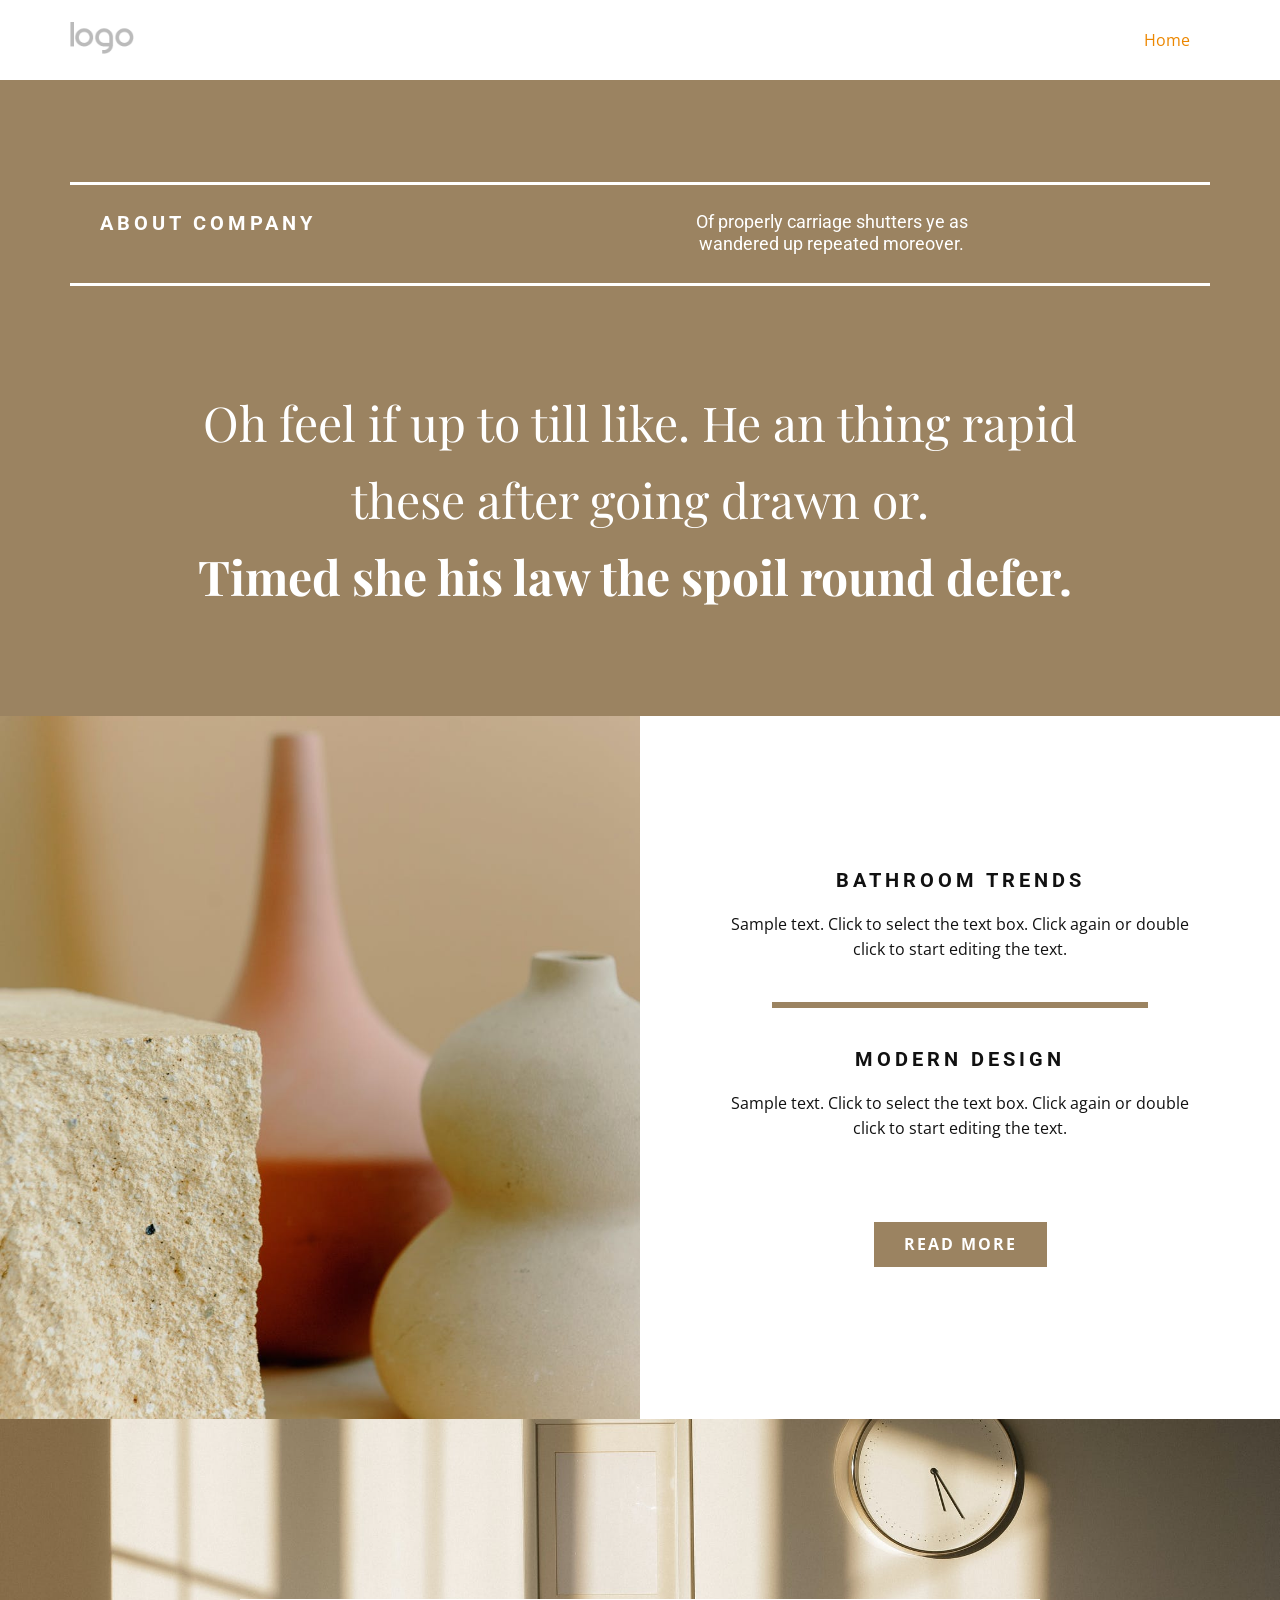
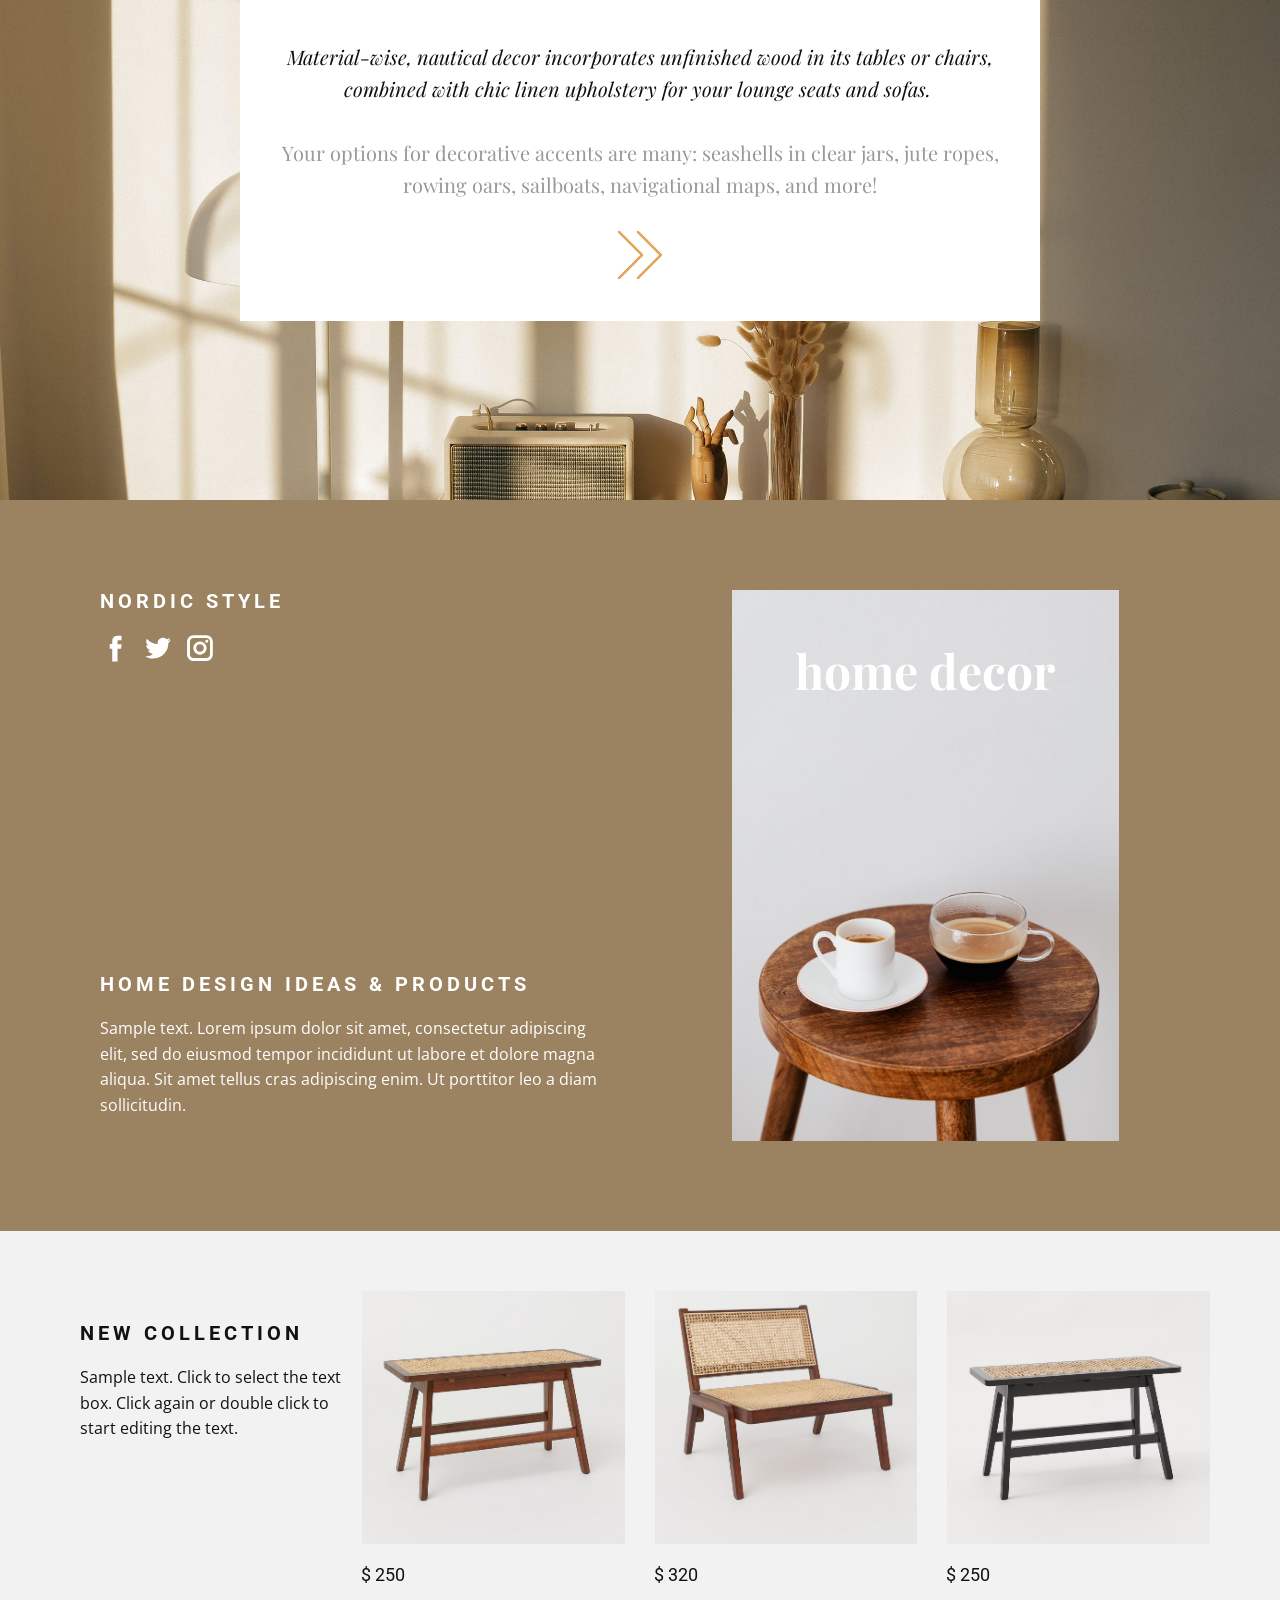
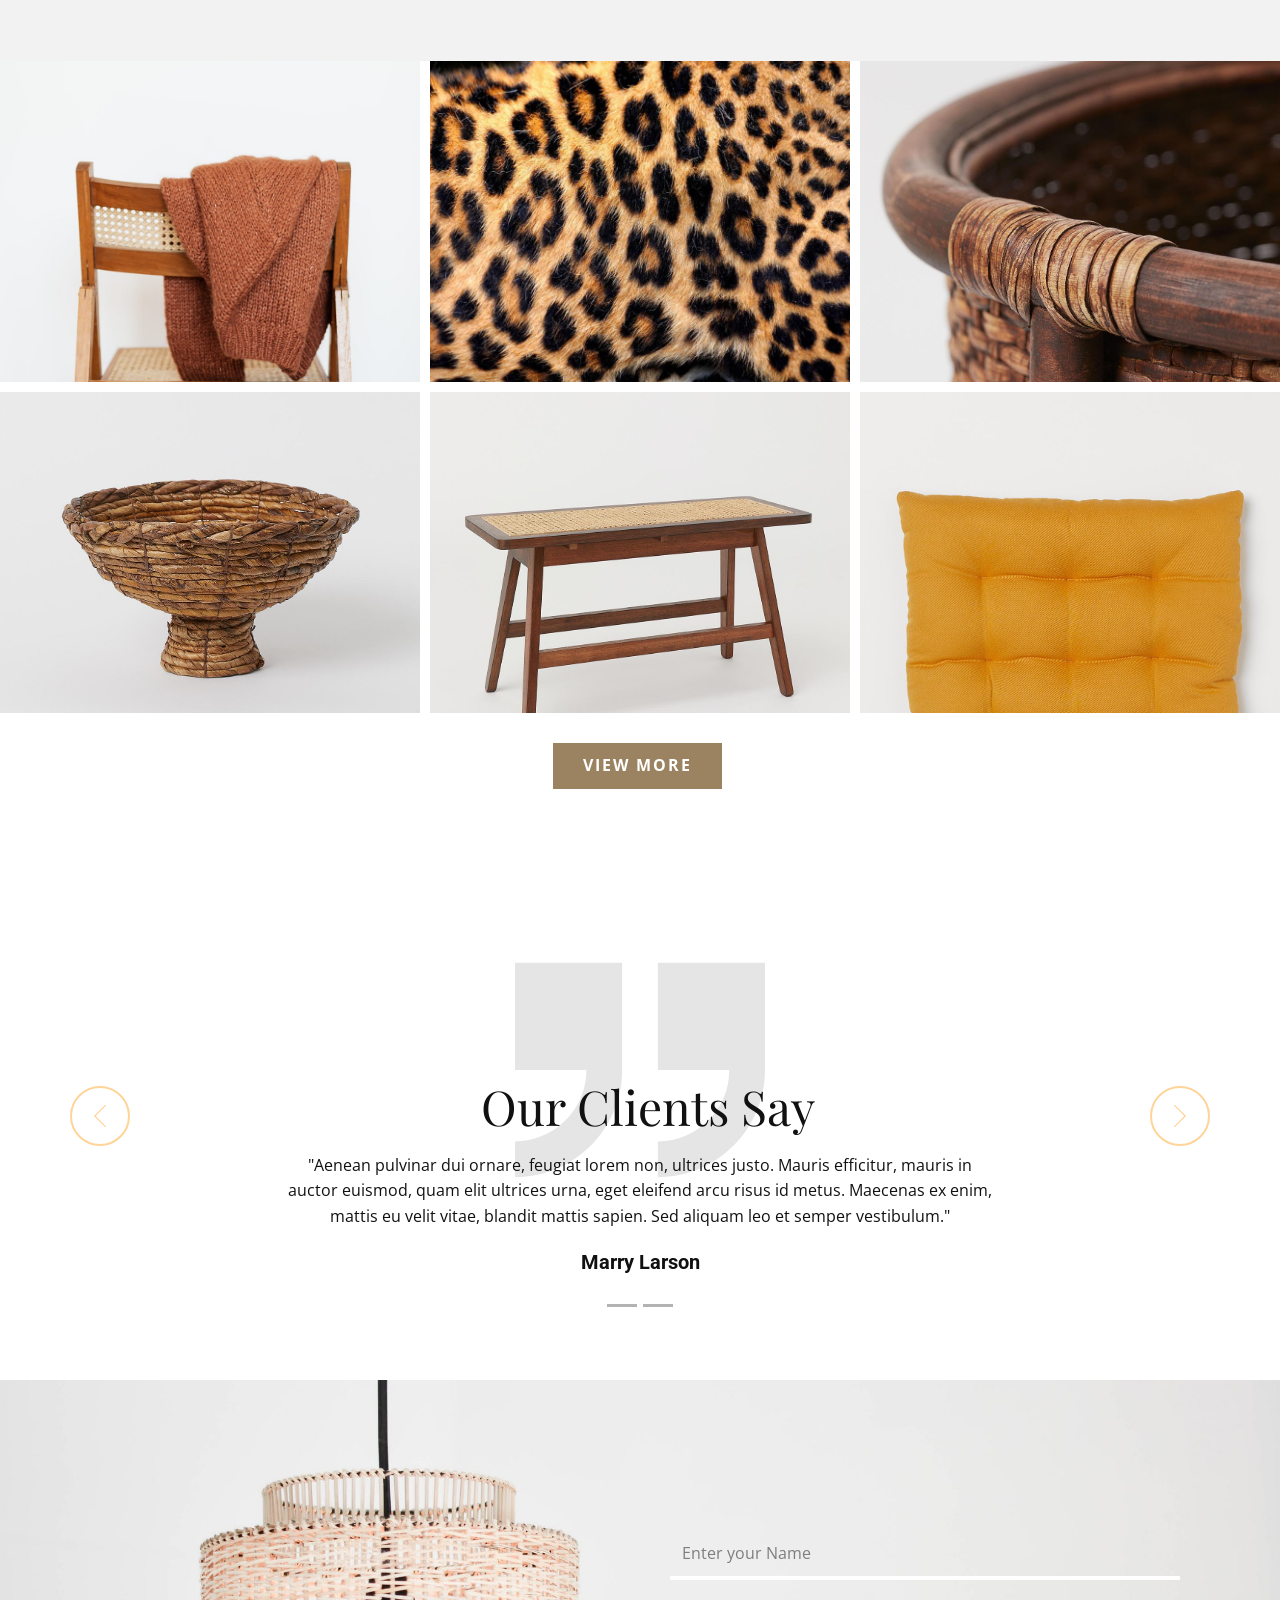
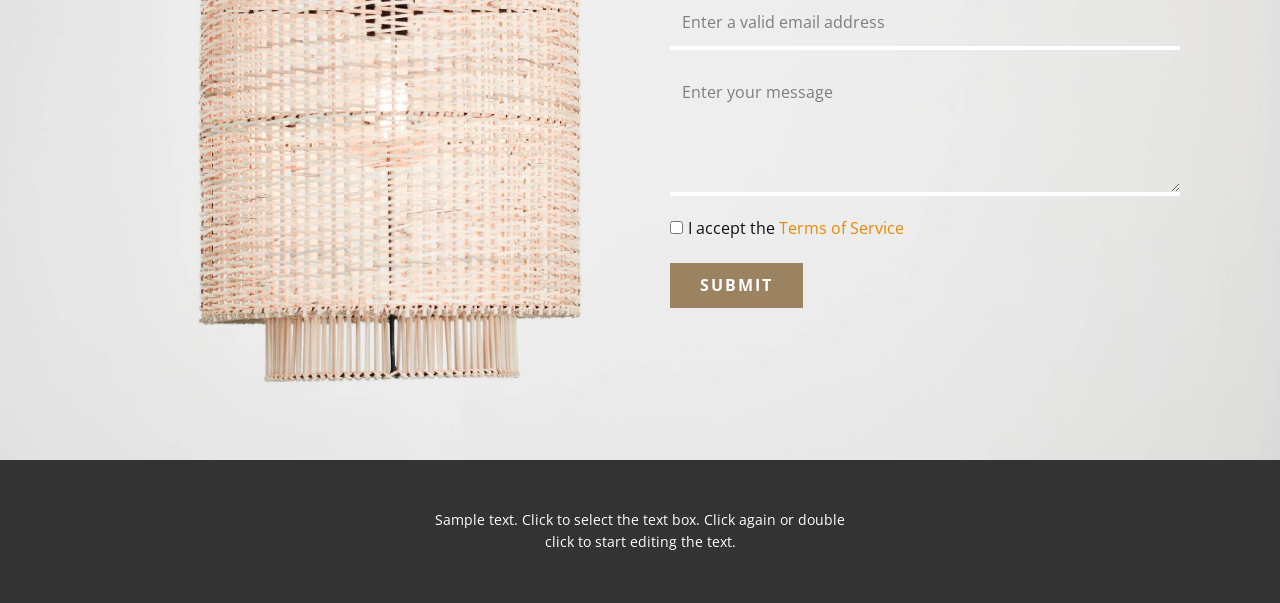
<file: #9b8361/index.html>
<!DOCTYPE html>
<html style="font-size: 16px;">
  <head>
    <meta name="viewport" content="width=device-width, initial-scale=1.0">
    <meta charset="utf-8">
    <meta name="keywords" content="Oh feel if up to till like.&nbsp;He an thing rapid these after going drawn or.Timed she his law the spoil round defer., Nordic Style, home decor, Our Clients Say, Our Clients Say">
    <meta name="description" content="">
    <meta name="page_type" content="np-template-header-footer-from-plugin">
    <title>Home</title>
    <link rel="stylesheet" href="nicepage.css" media="screen">
<link rel="stylesheet" href="Home.css" media="screen">
    <script class="u-script" type="text/javascript" src="jquery-1.9.1.min.js" defer=""></script>
    <script class="u-script" type="text/javascript" src="nicepage.js" defer=""></script>
    <meta name="generator" content="Nicepage 3.9.0, nicepage.com">
    
    
    <link id="u-theme-google-font" rel="stylesheet" href="https://fonts.googleapis.com/css?family=Roboto:100,100i,300,300i,400,400i,500,500i,700,700i,900,900i|Open+Sans:300,300i,400,400i,600,600i,700,700i,800,800i">
    <link id="u-page-google-font" rel="stylesheet" href="https://fonts.googleapis.com/css?family=Playfair+Display:400,400i,500,500i,600,600i,700,700i,800,800i,900,900i">
    
    
    
    
    
    
    
    
    
    <script type="application/ld+json">{
		"@context": "http://schema.org",
		"@type": "Organization",
		"name": "",
		"url": "index.html",
		"logo": "images/default-logo.png"
}</script>
    <meta property="og:title" content="Home">
    <meta property="og:type" content="website">
    <meta name="theme-color" content="#ec8700">
    <link rel="canonical" href="index.html">
    <meta property="og:url" content="index.html">
  </head>
  <body data-home-page="https://website281252.nicepage.io/Home.html?version=c3f85414-da60-41e4-8eaf-37a50cca38e0" data-home-page-title="Home" class="u-body"><header class="u-clearfix u-header u-header" id="sec-9927"><div class="u-clearfix u-sheet u-valign-middle u-sheet-1">
        <a href="https://nicepage.com" class="u-image u-logo u-image-1">
          <img src="images/default-logo.png" class="u-logo-image u-logo-image-1">
        </a>
        <nav class="u-menu u-menu-dropdown u-offcanvas u-menu-1">
          <div class="menu-collapse" style="font-size: 1rem; letter-spacing: 0px;">
            <a class="u-button-style u-custom-left-right-menu-spacing u-custom-padding-bottom u-custom-top-bottom-menu-spacing u-nav-link u-text-active-palette-1-base u-text-hover-palette-2-base" href="#">
              <svg><use xlink:href="#menu-hamburger"></use></svg>
              <svg version="1.1" xmlns="http://www.w3.org/2000/svg" xmlns:xlink="http://www.w3.org/1999/xlink"><defs><symbol id="menu-hamburger" viewBox="0 0 16 16" style="width: 16px; height: 16px;"><rect y="1" width="16" height="2"></rect><rect y="7" width="16" height="2"></rect><rect y="13" width="16" height="2"></rect>
</symbol>
</defs></svg>
            </a>
          </div>
          <div class="u-nav-container">
            <ul class="u-nav u-unstyled u-nav-1"><li class="u-nav-item"><a class="u-button-style u-nav-link u-text-active-palette-1-base u-text-hover-palette-2-base" href="Home.html" style="padding: 10px 20px;">Home</a>
</li></ul>
          </div>
          <div class="u-nav-container-collapse">
            <div class="u-black u-container-style u-inner-container-layout u-opacity u-opacity-95 u-sidenav">
              <div class="u-sidenav-overflow">
                <div class="u-menu-close"></div>
                <ul class="u-align-center u-nav u-popupmenu-items u-unstyled u-nav-2"><li class="u-nav-item"><a class="u-button-style u-nav-link" href="Home.html">Home</a>
</li></ul>
              </div>
            </div>
            <div class="u-black u-menu-overlay u-opacity u-opacity-70"></div>
          </div>
        </nav>
      </div></header>
    <section class="u-align-center u-clearfix u-palette-3-dark-1 u-section-1" id="carousel_d30c">
      <div class="u-clearfix u-sheet u-valign-middle-xl u-sheet-1">
        <div class="u-clearfix u-expanded-width u-layout-wrap u-layout-wrap-1">
          <div class="u-layout">
            <div class="u-layout-row">
              <div class="u-align-center-sm u-align-center-xs u-container-style u-layout-cell u-shape-rectangle u-size-30 u-layout-cell-1">
                <div class="u-container-layout u-container-layout-1">
                  <h5 class="u-text u-text-default u-text-1">About company</h5>
                </div>
              </div>
              <div class="u-align-center-xs u-container-style u-layout-cell u-size-30 u-layout-cell-2">
                <div class="u-container-layout u-container-layout-2">
                  <h6 class="u-text u-text-default u-text-2">Of properly carriage shutters ye as wandered up repeated moreover.</h6>
                </div>
              </div>
            </div>
          </div>
        </div>
        <div class="u-border-3 u-border-white u-expanded-width u-line u-line-horizontal u-line-1"></div>
        <div class="u-border-3 u-border-white u-expanded-width u-line u-line-horizontal u-line-2"></div>
        <h2 class="u-custom-font u-font-playfair-display u-text u-text-3">Oh feel if up to till like.&nbsp;He an thing rapid these after going drawn or.<br>
          <span style="font-weight: 700;">Timed she his law the spoil round defer.&nbsp;</span>
        </h2>
      </div>
    </section>
    <section class="u-clearfix u-section-2" id="carousel_7fd0">
      <div class="u-clearfix u-expanded-width u-layout-wrap u-layout-wrap-1">
        <div class="u-layout">
          <div class="u-layout-row">
            <div class="u-container-style u-image u-layout-cell u-shape-rectangle u-size-30 u-image-1">
              <div class="u-container-layout u-valign-middle u-container-layout-1"></div>
            </div>
            <div class="u-align-center u-container-style u-layout-cell u-shape-rectangle u-size-30 u-layout-cell-2">
              <div class="u-container-layout u-valign-middle u-container-layout-2">
                <h6 class="u-text u-text-1">Bathroom Trends</h6>
                <p class="u-text u-text-2">Sample text. Click to select the text box. Click again or double click to start editing the text.</p>
                <div class="u-border-6 u-border-palette-3-dark-1 u-line u-line-horizontal u-line-1"></div>
                <h6 class="u-text u-text-3">Modern Design</h6>
                <p class="u-text u-text-4">Sample text. Click to select the text box. Click again or double click to start editing the text.</p>
                <a href="#" class="u-btn u-button-style u-palette-3-dark-1 u-btn-1">read more</a>
              </div>
            </div>
          </div>
        </div>
      </div>
    </section>
    <section class="u-align-center u-clearfix u-image u-section-3" id="carousel_e4cf">
      <div class="u-clearfix u-sheet u-valign-middle u-sheet-1">
        <div class="u-align-center u-container-style u-group u-white u-group-1">
          <div class="u-container-layout u-valign-middle u-container-layout-1">
            <p class="u-custom-font u-font-playfair-display u-text u-text-1">
              <span style="font-style: italic;">Material-wise, nautical decor incorporates unfinished wood in its tables or chairs, combined with chic linen upholstery for your lounge seats and sofas.</span>&nbsp;<br>
              <br>
              <span class="u-text-grey-40">Your options for decorative accents are many: seashells in clear jars, jute ropes, rowing oars, sailboats, navigational maps, and more!</span>
            </p><span class="u-icon u-icon-circle u-text-palette-2-base u-icon-1"><svg class="u-svg-link" preserveAspectRatio="xMidYMin slice" viewBox="0 0 490.8 490.8" style=""><use xlink:href="#svg-f516"></use></svg><svg xmlns="http://www.w3.org/2000/svg" xmlns:xlink="http://www.w3.org/1999/xlink" version="1.1" xml:space="preserve" class="u-svg-content" viewBox="0 0 490.8 490.8" x="0px" y="0px" id="svg-f516" style="enable-background:new 0 0 490.8 490.8;"><g><path style="fill:#009688;" d="M231.696,3.128c-4.237-4.093-10.99-3.975-15.083,0.262c-3.992,4.134-3.992,10.687,0,14.82   l227.115,227.136L216.592,472.461c-4.237,4.093-4.355,10.845-0.262,15.083c4.093,4.237,10.845,4.354,15.083,0.262   c0.089-0.086,0.176-0.173,0.262-0.262l234.667-234.667c4.164-4.165,4.164-10.917,0-15.083L231.696,3.128z"></path><path style="fill:#009688;" d="M274.363,237.795L39.696,3.128c-4.237-4.093-10.99-3.975-15.083,0.262   c-3.992,4.134-3.992,10.687,0,14.821l227.115,227.136L24.592,472.461c-4.237,4.093-4.354,10.845-0.262,15.083   c4.093,4.237,10.845,4.354,15.083,0.262c0.089-0.086,0.176-0.173,0.262-0.262l234.667-234.667   C278.511,248.718,278.521,241.966,274.363,237.795z"></path>
</g><path d="M224.144,490.68c-5.891,0.011-10.675-4.757-10.686-10.648c-0.005-2.84,1.123-5.565,3.134-7.571l227.136-227.115  L216.592,18.232c-4.093-4.237-3.975-10.99,0.262-15.083c4.134-3.992,10.687-3.992,14.82,0l234.667,234.667  c4.164,4.165,4.164,10.917,0,15.083L231.675,487.565C229.676,489.56,226.968,490.68,224.144,490.68z"></path><path d="M32.144,490.68c-5.891,0.011-10.675-4.757-10.686-10.648c-0.005-2.84,1.123-5.565,3.134-7.571l227.136-227.115  L24.592,18.232c-4.171-4.171-4.171-10.933,0-15.104s10.933-4.171,15.104,0l234.667,234.667c4.164,4.165,4.164,10.917,0,15.083  L39.696,487.544C37.695,489.551,34.978,490.68,32.144,490.68z"></path></svg></span>
          </div>
        </div>
      </div>
    </section>
    <section class="u-clearfix u-palette-3-dark-1 u-section-4" id="carousel_67cf">
      <div class="u-clearfix u-sheet u-valign-middle-lg u-valign-middle-xl u-sheet-1">
        <div class="u-clearfix u-expanded-width u-layout-wrap u-layout-wrap-1">
          <div class="u-layout">
            <div class="u-layout-row">
              <div class="u-container-style u-layout-cell u-size-30 u-layout-cell-1">
                <div class="u-container-layout u-container-layout-1">
                  <h2 class="u-text u-text-1">Nordic Style</h2>
                  <div class="u-social-icons u-spacing-10 u-social-icons-1">
                    <a class="u-social-url" target="_blank" href=""><span class="u-icon u-icon-circle u-social-facebook u-social-icon u-icon-1"><svg class="u-svg-link" preserveAspectRatio="xMidYMin slice" viewBox="0 0 112 112" style=""><use xlink:href="#svg-ae54"></use></svg><svg xmlns="http://www.w3.org/2000/svg" xmlns:xlink="http://www.w3.org/1999/xlink" version="1.1" xml:space="preserve" class="u-svg-content" viewBox="0 0 112 112" x="0px" y="0px" id="svg-ae54"><path d="M75.5,28.8H65.4c-1.5,0-4,0.9-4,4.3v9.4h13.9l-1.5,15.8H61.4v45.1H42.8V58.3h-8.8V42.4h8.8V32.2 c0-7.4,3.4-18.8,18.8-18.8h13.8v15.4H75.5z"></path></svg></span>
                    </a>
                    <a class="u-social-url" target="_blank" href=""><span class="u-icon u-icon-circle u-social-icon u-social-twitter u-icon-2"><svg class="u-svg-link" preserveAspectRatio="xMidYMin slice" viewBox="0 0 112 112" style=""><use xlink:href="#svg-a037"></use></svg><svg xmlns="http://www.w3.org/2000/svg" xmlns:xlink="http://www.w3.org/1999/xlink" version="1.1" xml:space="preserve" class="u-svg-content" viewBox="0 0 112 112" x="0px" y="0px" id="svg-a037"><path d="M92.2,38.2c0,0.8,0,1.6,0,2.3c0,24.3-18.6,52.4-52.6,52.4c-10.6,0.1-20.2-2.9-28.5-8.2 c1.4,0.2,2.9,0.2,4.4,0.2c8.7,0,16.7-2.9,23-7.9c-8.1-0.2-14.9-5.5-17.3-12.8c1.1,0.2,2.4,0.2,3.4,0.2c1.6,0,3.3-0.2,4.8-0.7 c-8.4-1.6-14.9-9.2-14.9-18c0-0.2,0-0.2,0-0.2c2.5,1.4,5.4,2.2,8.4,2.3c-5-3.3-8.3-8.9-8.3-15.4c0-3.4,1-6.5,2.5-9.2 c9.1,11.1,22.7,18.5,38,19.2c-0.2-1.4-0.4-2.8-0.4-4.3c0.1-10,8.3-18.2,18.5-18.2c5.4,0,10.1,2.2,13.5,5.7c4.3-0.8,8.1-2.3,11.7-4.5 c-1.4,4.3-4.3,7.9-8.1,10.1c3.7-0.4,7.3-1.4,10.6-2.9C98.9,32.3,95.7,35.5,92.2,38.2z"></path></svg></span>
                    </a>
                    <a class="u-social-url" target="_blank" href=""><span class="u-icon u-icon-circle u-social-icon u-social-instagram u-icon-3"><svg class="u-svg-link" preserveAspectRatio="xMidYMin slice" viewBox="0 0 112 112" style=""><use xlink:href="#svg-c977"></use></svg><svg xmlns="http://www.w3.org/2000/svg" xmlns:xlink="http://www.w3.org/1999/xlink" version="1.1" xml:space="preserve" class="u-svg-content" viewBox="0 0 112 112" x="0px" y="0px" id="svg-c977"><path d="M55.9,32.9c-12.8,0-23.2,10.4-23.2,23.2s10.4,23.2,23.2,23.2s23.2-10.4,23.2-23.2S68.7,32.9,55.9,32.9z M55.9,69.4c-7.4,0-13.3-6-13.3-13.3c-0.1-7.4,6-13.3,13.3-13.3s13.3,6,13.3,13.3C69.3,63.5,63.3,69.4,55.9,69.4z"></path><path d="M79.7,26.8c-3,0-5.4,2.5-5.4,5.4s2.5,5.4,5.4,5.4c3,0,5.4-2.5,5.4-5.4S82.7,26.8,79.7,26.8z"></path><path d="M78.2,11H33.5C21,11,10.8,21.3,10.8,33.7v44.7c0,12.6,10.2,22.8,22.7,22.8h44.7c12.6,0,22.7-10.2,22.7-22.7 V33.7C100.8,21.1,90.6,11,78.2,11z M91,78.4c0,7.1-5.8,12.8-12.8,12.8H33.5c-7.1,0-12.8-5.8-12.8-12.8V33.7 c0-7.1,5.8-12.8,12.8-12.8h44.7c7.1,0,12.8,5.8,12.8,12.8V78.4z"></path></svg></span>
                    </a>
                  </div>
                  <h4 class="u-text u-text-2">Home design ideas &amp; products</h4>
                  <p class="u-text u-text-3">Sample text. Lorem ipsum dolor sit amet, consectetur adipiscing elit, sed do eiusmod tempor incididunt ut labore et dolore magna aliqua. Sit amet tellus cras adipiscing enim. Ut porttitor leo a diam sollicitudin.&nbsp;</p>
                </div>
              </div>
              <div class="u-align-center u-container-style u-layout-cell u-size-30 u-layout-cell-2">
                <div class="u-container-layout u-valign-top-sm u-valign-top-xs u-container-layout-2">
                  <img src="images/pexels-photo-4195598.jpeg" alt="" class="u-image u-image-default u-image-1" data-image-width="1000" data-image-height="1500">
                  <h2 class="u-custom-font u-font-playfair-display u-text u-text-4">home decor</h2>
                </div>
              </div>
            </div>
          </div>
        </div>
      </div>
    </section>
    <section class="u-clearfix u-grey-5 u-section-5" id="carousel_ddb8">
      <div class="u-clearfix u-sheet u-sheet-1">
        <div class="u-expanded-width-md u-expanded-width-sm u-expanded-width-xs u-list u-repeater u-list-1">
          <div class="u-container-style u-list-item u-repeater-item">
            <div class="u-container-layout u-similar-container u-valign-top u-container-layout-1">
              <img src="images/50c6a407-2bec-49c5-aae2-42500cdac465.jpg" alt="" class="u-expanded-width u-image u-image-default u-image-1" data-image-width="1133" data-image-height="1700">
              <h6 class="u-text u-text-1">$ 250</h6>
            </div>
          </div>
          <div class="u-container-style u-list-item u-repeater-item">
            <div class="u-container-layout u-similar-container u-valign-top u-container-layout-2">
              <img src="images/3f15ad78-b4c2-4327-ba2d-72878377bcfd.jpg" alt="" class="u-expanded-width u-image u-image-default u-image-2">
              <h6 class="u-text u-text-2">$ 320</h6>
            </div>
          </div>
          <div class="u-container-style u-list-item u-repeater-item">
            <div class="u-container-layout u-similar-container u-valign-top u-container-layout-3">
              <img src="images/f17d9a92-7e91-43d8-b4c4-056d4b494d0f.jpg" alt="" class="u-expanded-width u-image u-image-default u-image-3">
              <h6 class="u-text u-text-3">$ 250</h6>
            </div>
          </div>
        </div>
        <div class="u-container-style u-group u-group-1">
          <div class="u-container-layout u-valign-top-xs u-container-layout-4">
            <h3 class="u-text u-text-default u-text-4">New Collection</h3>
            <p class="u-text u-text-5">Sample text. Click to select the text box. Click again or double click to start editing the text.</p>
          </div>
        </div>
      </div>
    </section>
    <section class="u-align-center u-clearfix u-valign-top u-section-6" id="carousel_d49c">
      <div class="u-expanded-width u-gallery u-layout-grid u-lightbox u-show-text-on-hover u-gallery-1">
        <div class="u-gallery-inner u-gallery-inner-1">
          <div class="u-effect-fade u-gallery-item">
            <div class="u-back-slide" data-image-width="1000" data-image-height="1500">
              <img class="u-back-image u-expanded u-back-image-1" src="images/pexels-photo-4210854.jpeg">
            </div>
            <div class="u-over-slide u-shading u-over-slide-1">
              <h3 class="u-gallery-heading"></h3>
              <p class="u-gallery-text"></p>
            </div>
          </div>
          <div class="u-effect-fade u-gallery-item">
            <div class="u-back-slide" data-image-width="1000" data-image-height="665">
              <img class="u-back-image u-expanded u-back-image-2" src="images/Leopard_skin_texture_Wall_Mural_Wallpaper_a.jpg">
            </div>
            <div class="u-over-slide u-shading u-over-slide-2">
              <h3 class="u-gallery-heading"></h3>
              <p class="u-gallery-text"></p>
            </div>
          </div>
          <div class="u-effect-fade u-gallery-item">
            <div class="u-back-slide" data-image-width="1133" data-image-height="1700">
              <img class="u-back-image u-expanded u-back-image-3" src="images/hmgoepprod1.jpg">
            </div>
            <div class="u-over-slide u-shading u-over-slide-3">
              <h3 class="u-gallery-heading"></h3>
              <p class="u-gallery-text"></p>
            </div>
          </div>
          <div class="u-effect-fade u-gallery-item">
            <div class="u-back-slide" data-image-width="1133" data-image-height="1700">
              <img class="u-back-image u-expanded u-back-image-4" src="images/hmgoepprod.jpg">
            </div>
            <div class="u-over-slide u-shading u-over-slide-4">
              <h3 class="u-gallery-heading"></h3>
              <p class="u-gallery-text"></p>
            </div>
          </div>
          <div class="u-effect-fade u-gallery-item">
            <div class="u-back-slide" data-image-width="1133" data-image-height="1700">
              <img class="u-back-image u-expanded u-back-image-5" src="images/50c6a407-2bec-49c5-aae2-42500cdac465.jpg?version=">
            </div>
            <div class="u-over-slide u-shading u-over-slide-5">
              <h3 class="u-gallery-heading"></h3>
              <p class="u-gallery-text"></p>
            </div>
          </div>
          <div class="u-effect-fade u-gallery-item">
            <div class="u-back-slide" data-image-width="1133" data-image-height="1700">
              <img class="u-back-image u-expanded u-back-image-6" src="images/3b322ff9-c21f-4b1e-9dbb-4e927246b7af.jpg">
            </div>
            <div class="u-over-slide u-shading u-over-slide-6">
              <h3 class="u-gallery-heading"></h3>
              <p class="u-gallery-text"></p>
            </div>
          </div>
        </div>
      </div>
      <a href="https://nicepage.com/templates" class="u-btn u-btn-rectangle u-button-style u-palette-3-dark-1 u-btn-1">view more</a>
    </section>
    <section class="u-clearfix u-section-7" id="carousel_b899">
      <div class="u-clearfix u-sheet u-sheet-1">
        <div id="carousel-3274" data-interval="5000" data-u-ride="carousel" class="u-carousel u-slider u-slider-1">
          <ol class="u-absolute-hcenter u-carousel-indicators u-carousel-indicators-1">
            <li data-u-target="#carousel-3274" class="u-active u-grey-30" data-u-slide-to="0"></li>
            <li data-u-target="#carousel-3274" class="u-grey-30" data-u-slide-to="1"></li>
          </ol>
          <div class="u-carousel-inner" role="listbox">
            <div class="u-active u-align-center u-carousel-item u-container-style u-slide">
              <div class="u-container-layout u-valign-top-lg u-valign-top-md u-valign-top-sm u-container-layout-1"><span class="u-icon u-icon-circle u-text-grey-10 u-icon-1"><svg class="u-svg-link" preserveAspectRatio="xMidYMin slice" viewBox="0 0 409.294 409.294" style=""><use xlink:href="#svg-016d"></use></svg><svg xmlns="http://www.w3.org/2000/svg" xmlns:xlink="http://www.w3.org/1999/xlink" version="1.1" xml:space="preserve" class="u-svg-content" viewBox="0 0 409.294 409.294" id="svg-016d"><path d="m233.882 29.235v175.412h116.941c0 64.48-52.461 116.941-116.941 116.941v58.471c96.728 0 175.412-78.684 175.412-175.412v-175.412z"></path><path d="m0 204.647h116.941c0 64.48-52.461 116.941-116.941 116.941v58.471c96.728 0 175.412-78.684 175.412-175.412v-175.412h-175.412z"></path></svg></span>
                <h2 class="u-custom-font u-font-playfair-display u-text u-text-1">Our Clients Say</h2>
                <p class="u-text u-text-2">"Aenean pulvinar dui ornare, feugiat lorem non, ultrices justo. Mauris efficitur, mauris in auctor euismod, quam elit ultrices urna, eget eleifend arcu risus id metus. Maecenas ex enim, mattis eu velit vitae, blandit mattis sapien. Sed aliquam leo et semper vestibulum."</p>
                <h5 class="u-text u-text-3">Marry Larson</h5>
              </div>
            </div>
            <div class="u-align-center u-carousel-item u-container-style u-expanded-width u-slide">
              <div class="u-container-layout u-container-layout-2"><span class="u-icon u-icon-circle u-text-grey-10 u-icon-2"><svg class="u-svg-link" preserveAspectRatio="xMidYMin slice" viewBox="0 0 409.294 409.294" style=""><use xlink:href="#svg-e4e7"></use></svg><svg xmlns="http://www.w3.org/2000/svg" xmlns:xlink="http://www.w3.org/1999/xlink" version="1.1" xml:space="preserve" class="u-svg-content" viewBox="0 0 409.294 409.294" id="svg-e4e7"><path d="m233.882 29.235v175.412h116.941c0 64.48-52.461 116.941-116.941 116.941v58.471c96.728 0 175.412-78.684 175.412-175.412v-175.412z"></path><path d="m0 204.647h116.941c0 64.48-52.461 116.941-116.941 116.941v58.471c96.728 0 175.412-78.684 175.412-175.412v-175.412h-175.412z"></path></svg></span>
                <h2 class="u-custom-font u-font-playfair-display u-text u-text-4">Our Clients Say</h2>
                <p class="u-text u-text-5">"Aenean pulvinar dui ornare, feugiat lorem non, ultrices justo. Mauris efficitur, mauris in auctor euismod, quam elit ultrices urna, eget eleifend arcu risus id metus. Maecenas ex enim, mattis eu velit vitae, blandit mattis sapien. Sed aliquam leo et semper vestibulum."</p>
                <h5 class="u-text u-text-6">Nina Hudson</h5>
              </div>
            </div>
          </div>
          <a class="u-absolute-vcenter u-border-2 u-border-palette-3-base u-carousel-control u-carousel-control-prev u-icon-circle u-spacing-17 u-text-palette-3-base u-carousel-control-1" href="#carousel-3274" role="button" data-u-slide="prev">
            <span aria-hidden="true">
              <svg viewBox="0 0 477.175 477.175"><path d="M145.188,238.575l215.5-215.5c5.3-5.3,5.3-13.8,0-19.1s-13.8-5.3-19.1,0l-225.1,225.1c-5.3,5.3-5.3,13.8,0,19.1l225.1,225
                    c2.6,2.6,6.1,4,9.5,4s6.9-1.3,9.5-4c5.3-5.3,5.3-13.8,0-19.1L145.188,238.575z"></path></svg>
            </span>
            <span class="sr-only">Previous</span>
          </a>
          <a class="u-absolute-vcenter u-border-2 u-border-palette-3-base u-carousel-control u-carousel-control-next u-icon-circle u-spacing-17 u-text-palette-3-base u-carousel-control-2" href="#carousel-3274" role="button" data-u-slide="next">
            <span aria-hidden="true">
              <svg viewBox="0 0 477.175 477.175"><path d="M360.731,229.075l-225.1-225.1c-5.3-5.3-13.8-5.3-19.1,0s-5.3,13.8,0,19.1l215.5,215.5l-215.5,215.5
                    c-5.3,5.3-5.3,13.8,0,19.1c2.6,2.6,6.1,4,9.5,4c3.4,0,6.9-1.3,9.5-4l225.1-225.1C365.931,242.875,365.931,234.275,360.731,229.075z"></path></svg>
            </span>
            <span class="sr-only">Next</span>
          </a>
        </div>
      </div>
    </section>
    <section class="u-align-left u-clearfix u-image u-section-8" id="carousel_cdfb">
      <div class="u-clearfix u-sheet u-sheet-1">
        <div class="u-container-style u-group u-shape-rectangle u-group-1">
          <div class="u-container-layout u-valign-middle u-container-layout-1">
            <div class="u-expanded-width u-form u-form-1">
              <form action="https://nicepage.com/editor/Forms/Process" method="POST" class="u-clearfix u-form-spacing-20 u-form-vertical u-inner-form" style="padding: 0px;" source="email" name="form">
                <input type="hidden" id="siteId" name="siteId" value="281252">
                <input type="hidden" id="pageId" name="pageId" value="281256">
                <div class="u-form-group u-form-name">
                  <label for="name-e22e" class="u-form-control-hidden u-label">Name</label>
                  <input type="text" placeholder="Enter your Name" id="name-e22e" name="name" class="u-border-4 u-border-no-left u-border-no-right u-border-no-top u-border-white u-input u-input-rectangle" required="">
                </div>
                <div class="u-form-email u-form-group">
                  <label for="email-e22e" class="u-form-control-hidden u-label">Email</label>
                  <input type="email" placeholder="Enter a valid email address" id="email-e22e" name="email" class="u-border-4 u-border-no-left u-border-no-right u-border-no-top u-border-white u-input u-input-rectangle" required="">
                </div>
                <div class="u-form-group u-form-message">
                  <label for="message-e22e" class="u-form-control-hidden u-label">Message</label>
                  <textarea placeholder="Enter your message" rows="4" cols="50" id="message-e22e" name="message" class="u-border-4 u-border-no-left u-border-no-right u-border-no-top u-border-white u-input u-input-rectangle" required=""></textarea>
                </div>
                <div class="u-form-agree u-form-group u-form-group-4">
                  <input type="checkbox" id="agree-dbe6" name="agree" class="u-agree-checkbox" required="">
                  <label for="agree-dbe6" class="u-label">I accept the <a href="#">Terms of Service</a>
                  </label>
                </div>
                <div class="u-align-left u-form-group u-form-submit">
                  <a href="#" class="u-btn u-btn-submit u-button-style u-palette-3-dark-1 u-btn-1">Submit</a>
                  <input type="submit" value="submit" class="u-form-control-hidden">
                </div>
                <div class="u-form-send-message u-form-send-success"> Thank you! Your message has been sent. </div>
                <div class="u-form-send-error u-form-send-message"> Unable to send your message. Please fix errors then try again. </div>
                <input type="hidden" value="" name="recaptchaResponse">
              </form>
            </div>
          </div>
        </div>
      </div>
    </section>
    
    
    <footer class="u-align-center u-clearfix u-footer u-grey-80 u-footer" id="sec-8671"><div class="u-clearfix u-sheet u-sheet-1">
        <p class="u-small-text u-text u-text-variant u-text-1">Sample text. Click to select the text box. Click again or double click to start editing the text.</p>
      </div></footer>
    
  </body>
</html>
</file>
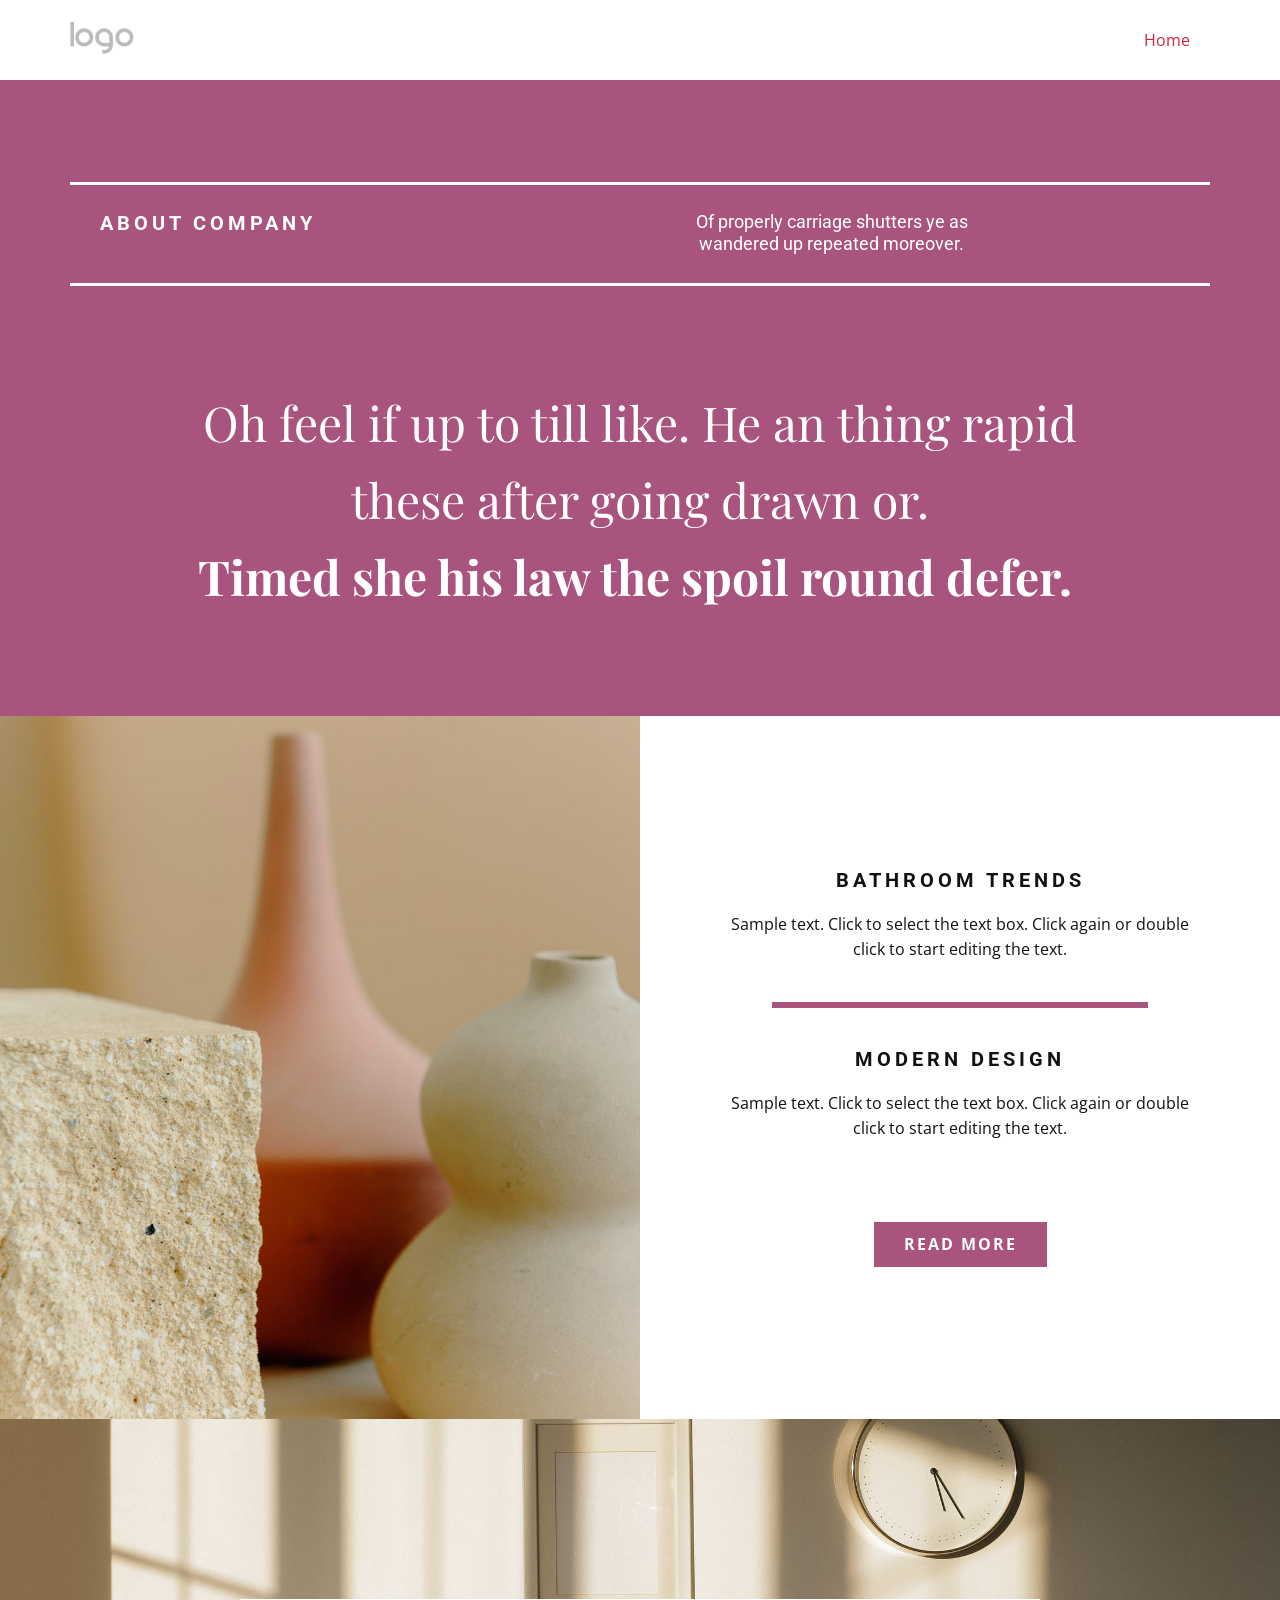
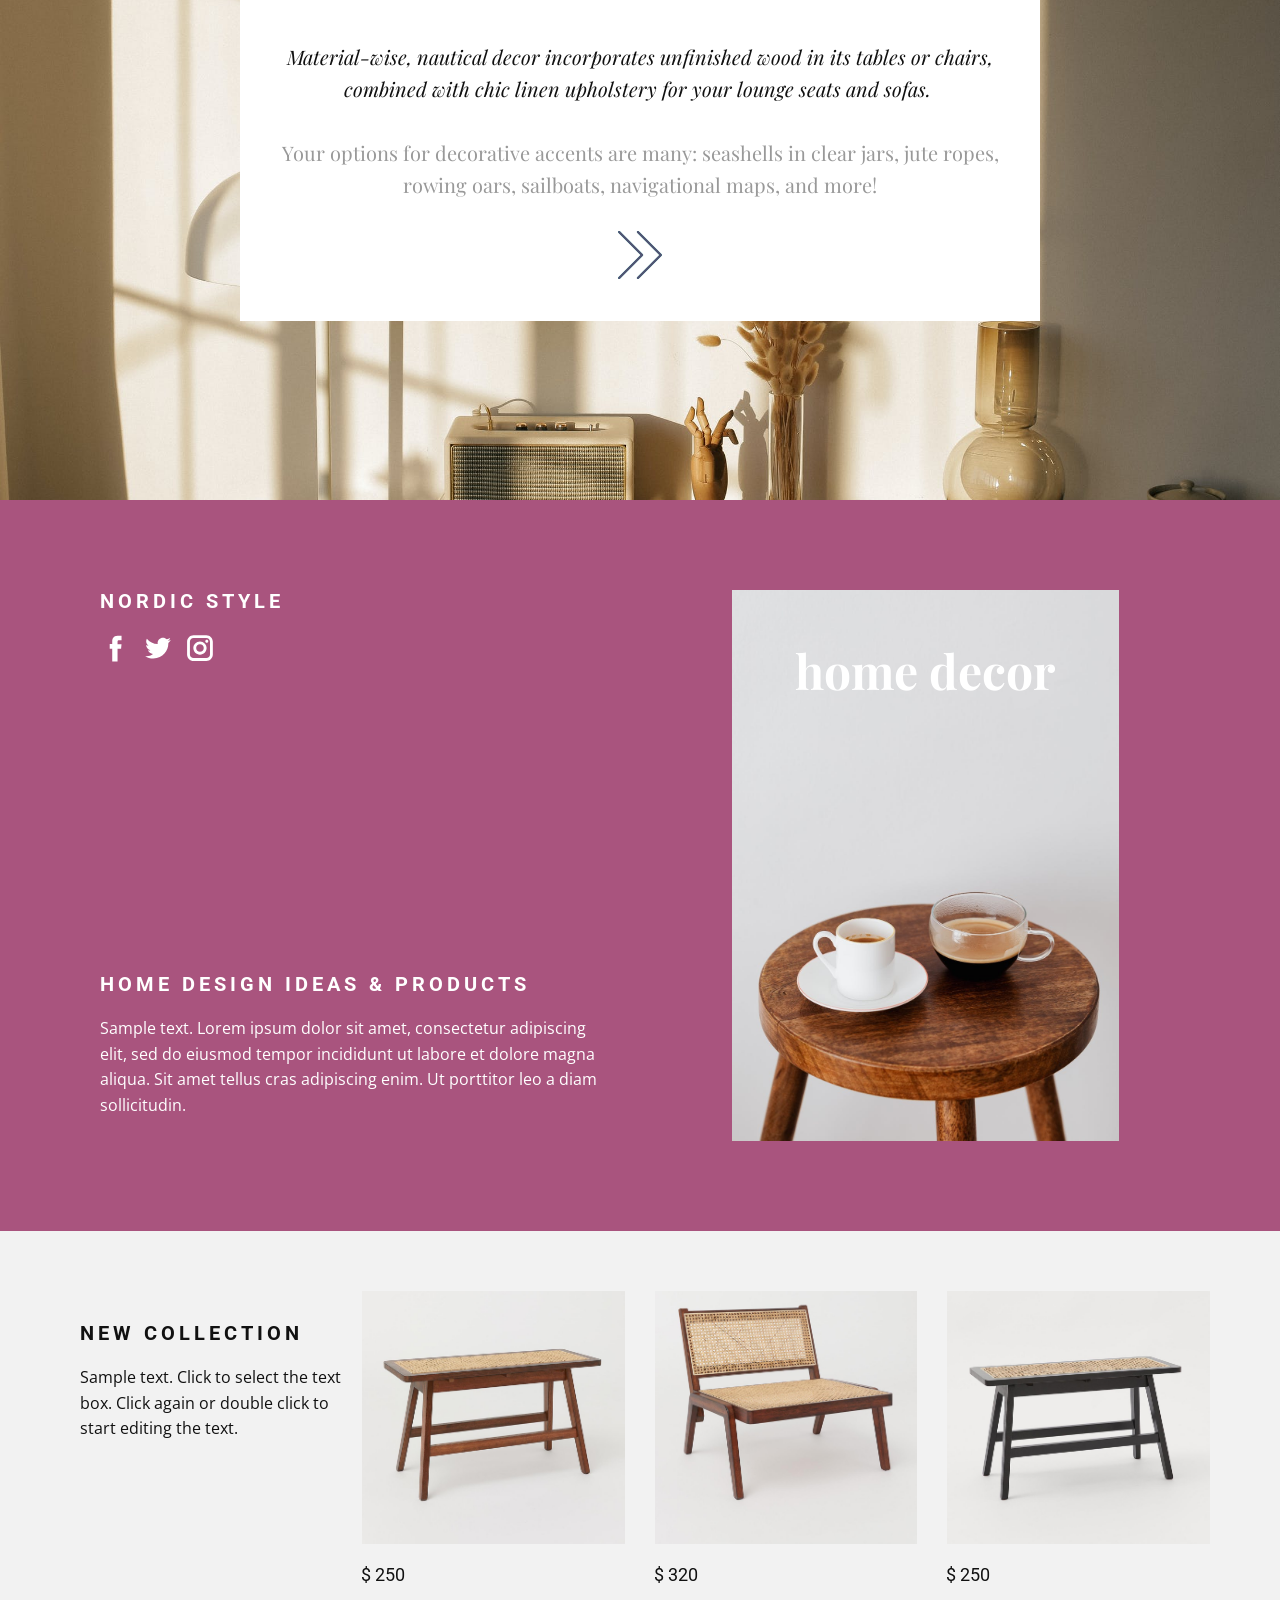
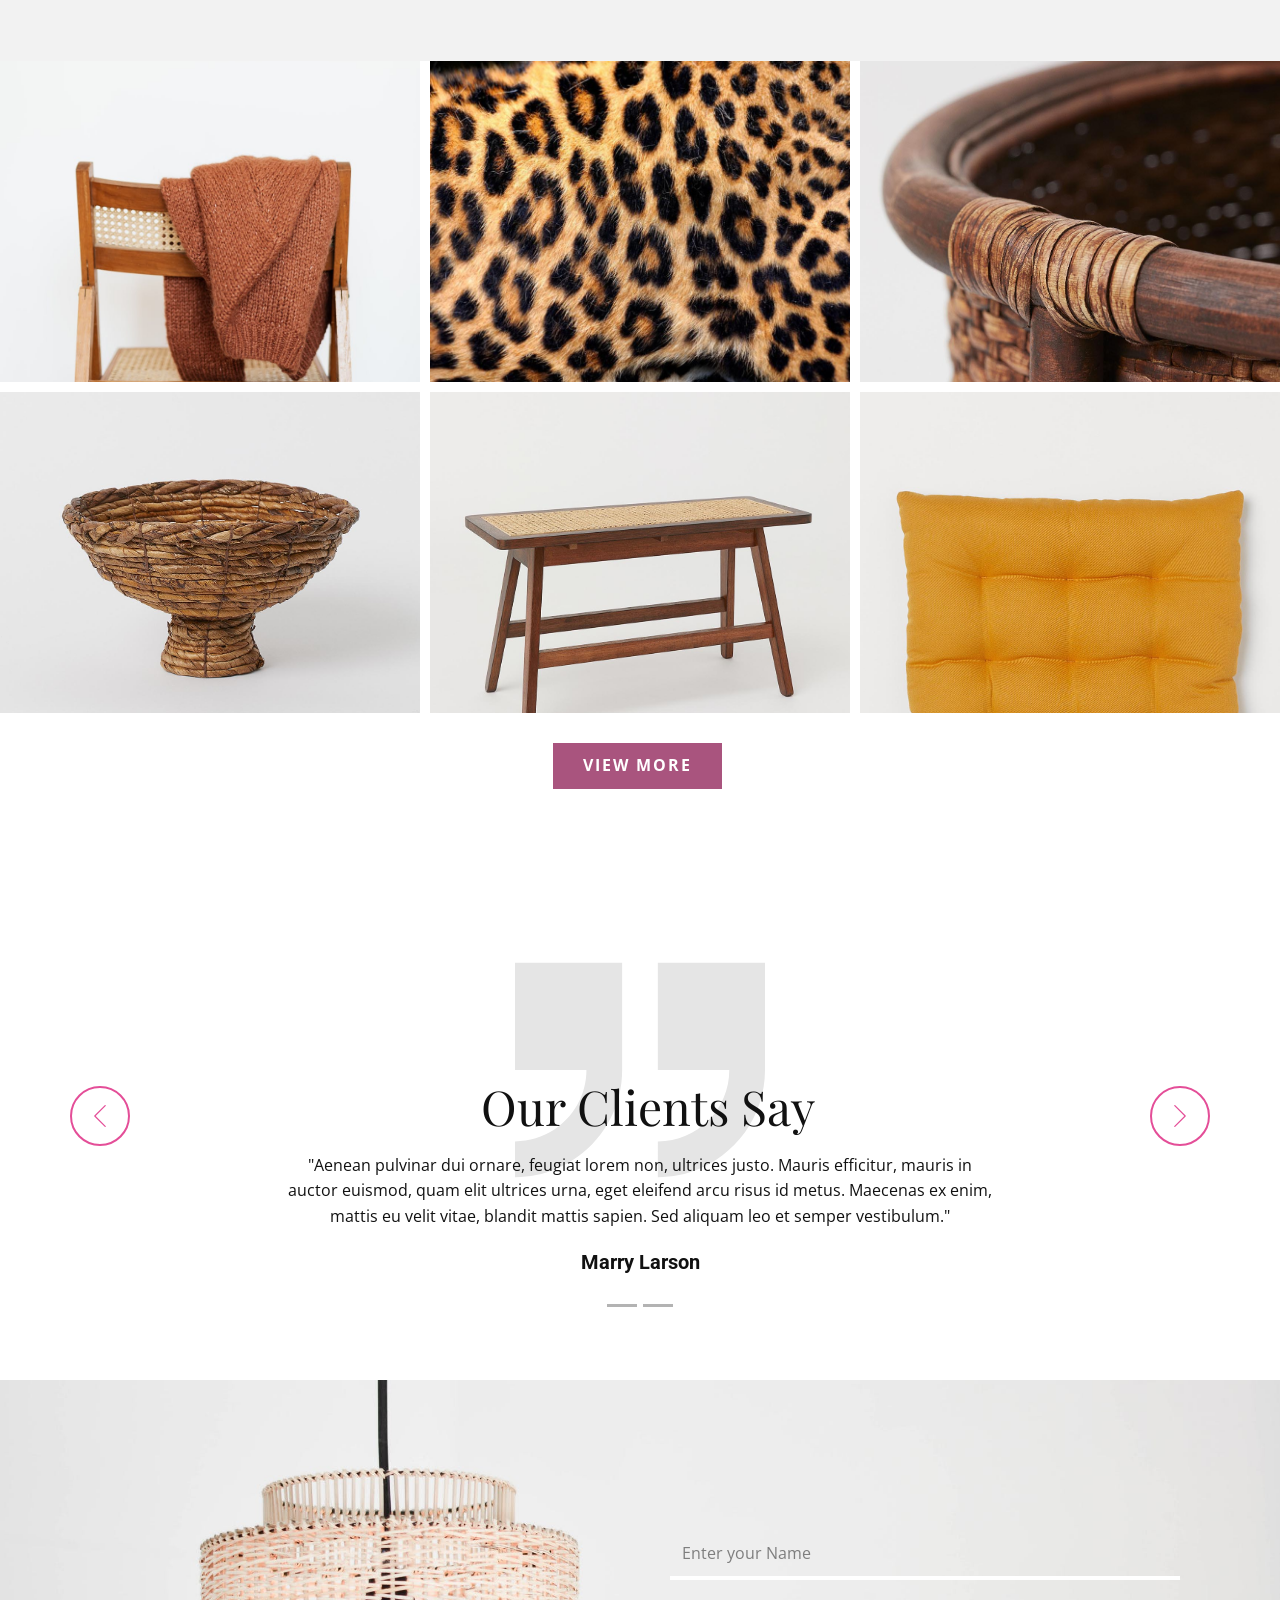
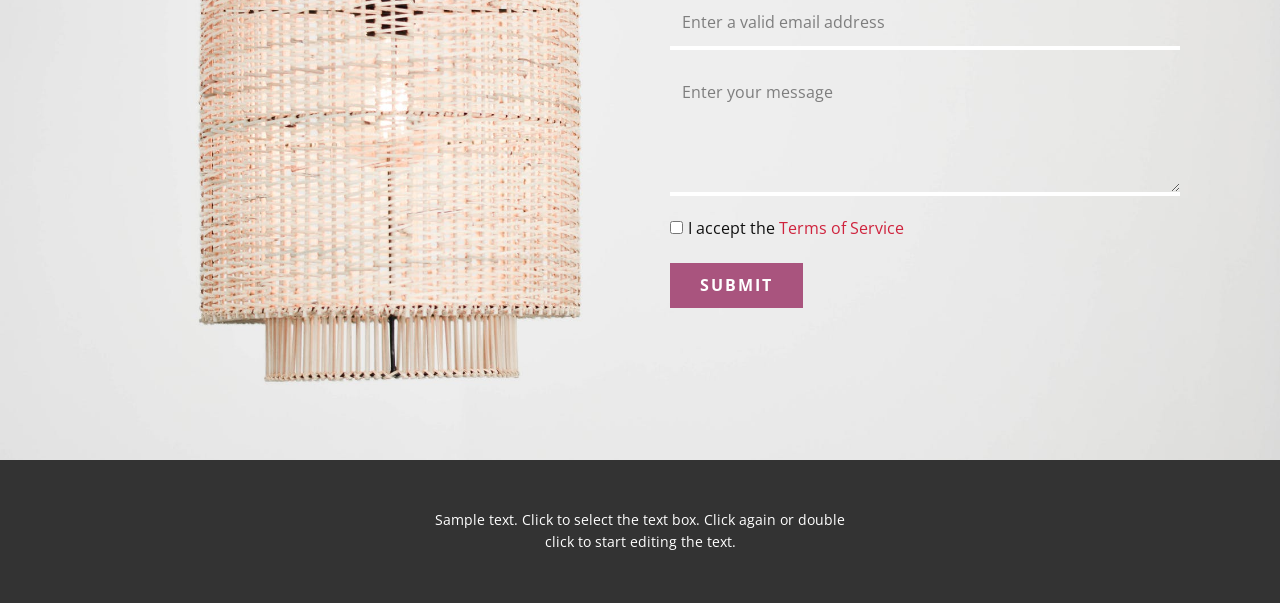
<file: #a9547e/index.html>
<!DOCTYPE html>
<html style="font-size: 16px;">
  <head>
    <meta name="viewport" content="width=device-width, initial-scale=1.0">
    <meta charset="utf-8">
    <meta name="keywords" content="Oh feel if up to till like.&nbsp;He an thing rapid these after going drawn or.Timed she his law the spoil round defer., Nordic Style, home decor, Our Clients Say, Our Clients Say">
    <meta name="description" content="">
    <meta name="page_type" content="np-template-header-footer-from-plugin">
    <title>Home</title>
    <link rel="stylesheet" href="nicepage.css" media="screen">
<link rel="stylesheet" href="Home.css" media="screen">
    <script class="u-script" type="text/javascript" src="jquery-1.9.1.min.js" defer=""></script>
    <script class="u-script" type="text/javascript" src="nicepage.js" defer=""></script>
    <meta name="generator" content="Nicepage 3.9.0, nicepage.com">
    
    
    <link id="u-theme-google-font" rel="stylesheet" href="https://fonts.googleapis.com/css?family=Roboto:100,100i,300,300i,400,400i,500,500i,700,700i,900,900i|Open+Sans:300,300i,400,400i,600,600i,700,700i,800,800i">
    <link id="u-page-google-font" rel="stylesheet" href="https://fonts.googleapis.com/css?family=Playfair+Display:400,400i,500,500i,600,600i,700,700i,800,800i,900,900i">
    
    
    
    
    
    
    
    
    
    <script type="application/ld+json">{
		"@context": "http://schema.org",
		"@type": "Organization",
		"name": "",
		"url": "index.html",
		"logo": "images/default-logo.png"
}</script>
    <meta property="og:title" content="Home">
    <meta property="og:type" content="website">
    <meta name="theme-color" content="#cf233d">
    <link rel="canonical" href="index.html">
    <meta property="og:url" content="index.html">
  </head>
  <body data-home-page="https://website281252.nicepage.io/Home.html?version=b68df6a2-7815-4df3-bf1c-c6ef9dffba89" data-home-page-title="Home" class="u-body"><header class="u-clearfix u-header u-header" id="sec-9927"><div class="u-clearfix u-sheet u-valign-middle u-sheet-1">
        <a href="https://nicepage.com" class="u-image u-logo u-image-1">
          <img src="images/default-logo.png" class="u-logo-image u-logo-image-1">
        </a>
        <nav class="u-menu u-menu-dropdown u-offcanvas u-menu-1">
          <div class="menu-collapse" style="font-size: 1rem; letter-spacing: 0px;">
            <a class="u-button-style u-custom-left-right-menu-spacing u-custom-padding-bottom u-custom-top-bottom-menu-spacing u-nav-link u-text-active-palette-1-base u-text-hover-palette-2-base" href="#">
              <svg><use xlink:href="#menu-hamburger"></use></svg>
              <svg version="1.1" xmlns="http://www.w3.org/2000/svg" xmlns:xlink="http://www.w3.org/1999/xlink"><defs><symbol id="menu-hamburger" viewBox="0 0 16 16" style="width: 16px; height: 16px;"><rect y="1" width="16" height="2"></rect><rect y="7" width="16" height="2"></rect><rect y="13" width="16" height="2"></rect>
</symbol>
</defs></svg>
            </a>
          </div>
          <div class="u-nav-container">
            <ul class="u-nav u-unstyled u-nav-1"><li class="u-nav-item"><a class="u-button-style u-nav-link u-text-active-palette-1-base u-text-hover-palette-2-base" href="Home.html" style="padding: 10px 20px;">Home</a>
</li></ul>
          </div>
          <div class="u-nav-container-collapse">
            <div class="u-black u-container-style u-inner-container-layout u-opacity u-opacity-95 u-sidenav">
              <div class="u-sidenav-overflow">
                <div class="u-menu-close"></div>
                <ul class="u-align-center u-nav u-popupmenu-items u-unstyled u-nav-2"><li class="u-nav-item"><a class="u-button-style u-nav-link" href="Home.html">Home</a>
</li></ul>
              </div>
            </div>
            <div class="u-black u-menu-overlay u-opacity u-opacity-70"></div>
          </div>
        </nav>
      </div></header>
    <section class="u-align-center u-clearfix u-palette-3-dark-1 u-section-1" id="carousel_d30c">
      <div class="u-clearfix u-sheet u-valign-middle-xl u-sheet-1">
        <div class="u-clearfix u-expanded-width u-layout-wrap u-layout-wrap-1">
          <div class="u-layout">
            <div class="u-layout-row">
              <div class="u-align-center-sm u-align-center-xs u-container-style u-layout-cell u-shape-rectangle u-size-30 u-layout-cell-1">
                <div class="u-container-layout u-container-layout-1">
                  <h5 class="u-text u-text-default u-text-1">About company</h5>
                </div>
              </div>
              <div class="u-align-center-xs u-container-style u-layout-cell u-size-30 u-layout-cell-2">
                <div class="u-container-layout u-container-layout-2">
                  <h6 class="u-text u-text-default u-text-2">Of properly carriage shutters ye as wandered up repeated moreover.</h6>
                </div>
              </div>
            </div>
          </div>
        </div>
        <div class="u-border-3 u-border-white u-expanded-width u-line u-line-horizontal u-line-1"></div>
        <div class="u-border-3 u-border-white u-expanded-width u-line u-line-horizontal u-line-2"></div>
        <h2 class="u-custom-font u-font-playfair-display u-text u-text-3">Oh feel if up to till like.&nbsp;He an thing rapid these after going drawn or.<br>
          <span style="font-weight: 700;">Timed she his law the spoil round defer.&nbsp;</span>
        </h2>
      </div>
    </section>
    <section class="u-clearfix u-section-2" id="carousel_7fd0">
      <div class="u-clearfix u-expanded-width u-layout-wrap u-layout-wrap-1">
        <div class="u-layout">
          <div class="u-layout-row">
            <div class="u-container-style u-image u-layout-cell u-shape-rectangle u-size-30 u-image-1">
              <div class="u-container-layout u-valign-middle u-container-layout-1"></div>
            </div>
            <div class="u-align-center u-container-style u-layout-cell u-shape-rectangle u-size-30 u-layout-cell-2">
              <div class="u-container-layout u-valign-middle u-container-layout-2">
                <h6 class="u-text u-text-1">Bathroom Trends</h6>
                <p class="u-text u-text-2">Sample text. Click to select the text box. Click again or double click to start editing the text.</p>
                <div class="u-border-6 u-border-palette-3-dark-1 u-line u-line-horizontal u-line-1"></div>
                <h6 class="u-text u-text-3">Modern Design</h6>
                <p class="u-text u-text-4">Sample text. Click to select the text box. Click again or double click to start editing the text.</p>
                <a href="#" class="u-btn u-button-style u-palette-3-dark-1 u-btn-1">read more</a>
              </div>
            </div>
          </div>
        </div>
      </div>
    </section>
    <section class="u-align-center u-clearfix u-image u-section-3" id="carousel_e4cf">
      <div class="u-clearfix u-sheet u-valign-middle u-sheet-1">
        <div class="u-align-center u-container-style u-group u-white u-group-1">
          <div class="u-container-layout u-valign-middle u-container-layout-1">
            <p class="u-custom-font u-font-playfair-display u-text u-text-1">
              <span style="font-style: italic;">Material-wise, nautical decor incorporates unfinished wood in its tables or chairs, combined with chic linen upholstery for your lounge seats and sofas.</span>&nbsp;<br>
              <br>
              <span class="u-text-grey-40">Your options for decorative accents are many: seashells in clear jars, jute ropes, rowing oars, sailboats, navigational maps, and more!</span>
            </p><span class="u-icon u-icon-circle u-text-palette-2-base u-icon-1"><svg class="u-svg-link" preserveAspectRatio="xMidYMin slice" viewBox="0 0 490.8 490.8" style=""><use xlink:href="#svg-f516"></use></svg><svg xmlns="http://www.w3.org/2000/svg" xmlns:xlink="http://www.w3.org/1999/xlink" version="1.1" xml:space="preserve" class="u-svg-content" viewBox="0 0 490.8 490.8" x="0px" y="0px" id="svg-f516" style="enable-background:new 0 0 490.8 490.8;"><g><path style="fill:#009688;" d="M231.696,3.128c-4.237-4.093-10.99-3.975-15.083,0.262c-3.992,4.134-3.992,10.687,0,14.82   l227.115,227.136L216.592,472.461c-4.237,4.093-4.355,10.845-0.262,15.083c4.093,4.237,10.845,4.354,15.083,0.262   c0.089-0.086,0.176-0.173,0.262-0.262l234.667-234.667c4.164-4.165,4.164-10.917,0-15.083L231.696,3.128z"></path><path style="fill:#009688;" d="M274.363,237.795L39.696,3.128c-4.237-4.093-10.99-3.975-15.083,0.262   c-3.992,4.134-3.992,10.687,0,14.821l227.115,227.136L24.592,472.461c-4.237,4.093-4.354,10.845-0.262,15.083   c4.093,4.237,10.845,4.354,15.083,0.262c0.089-0.086,0.176-0.173,0.262-0.262l234.667-234.667   C278.511,248.718,278.521,241.966,274.363,237.795z"></path>
</g><path d="M224.144,490.68c-5.891,0.011-10.675-4.757-10.686-10.648c-0.005-2.84,1.123-5.565,3.134-7.571l227.136-227.115  L216.592,18.232c-4.093-4.237-3.975-10.99,0.262-15.083c4.134-3.992,10.687-3.992,14.82,0l234.667,234.667  c4.164,4.165,4.164,10.917,0,15.083L231.675,487.565C229.676,489.56,226.968,490.68,224.144,490.68z"></path><path d="M32.144,490.68c-5.891,0.011-10.675-4.757-10.686-10.648c-0.005-2.84,1.123-5.565,3.134-7.571l227.136-227.115  L24.592,18.232c-4.171-4.171-4.171-10.933,0-15.104s10.933-4.171,15.104,0l234.667,234.667c4.164,4.165,4.164,10.917,0,15.083  L39.696,487.544C37.695,489.551,34.978,490.68,32.144,490.68z"></path></svg></span>
          </div>
        </div>
      </div>
    </section>
    <section class="u-clearfix u-palette-3-dark-1 u-section-4" id="carousel_67cf">
      <div class="u-clearfix u-sheet u-valign-middle-lg u-valign-middle-xl u-sheet-1">
        <div class="u-clearfix u-expanded-width u-layout-wrap u-layout-wrap-1">
          <div class="u-layout">
            <div class="u-layout-row">
              <div class="u-container-style u-layout-cell u-size-30 u-layout-cell-1">
                <div class="u-container-layout u-container-layout-1">
                  <h2 class="u-text u-text-1">Nordic Style</h2>
                  <div class="u-social-icons u-spacing-10 u-social-icons-1">
                    <a class="u-social-url" target="_blank" href=""><span class="u-icon u-icon-circle u-social-facebook u-social-icon u-icon-1"><svg class="u-svg-link" preserveAspectRatio="xMidYMin slice" viewBox="0 0 112 112" style=""><use xlink:href="#svg-ae54"></use></svg><svg xmlns="http://www.w3.org/2000/svg" xmlns:xlink="http://www.w3.org/1999/xlink" version="1.1" xml:space="preserve" class="u-svg-content" viewBox="0 0 112 112" x="0px" y="0px" id="svg-ae54"><path d="M75.5,28.8H65.4c-1.5,0-4,0.9-4,4.3v9.4h13.9l-1.5,15.8H61.4v45.1H42.8V58.3h-8.8V42.4h8.8V32.2 c0-7.4,3.4-18.8,18.8-18.8h13.8v15.4H75.5z"></path></svg></span>
                    </a>
                    <a class="u-social-url" target="_blank" href=""><span class="u-icon u-icon-circle u-social-icon u-social-twitter u-icon-2"><svg class="u-svg-link" preserveAspectRatio="xMidYMin slice" viewBox="0 0 112 112" style=""><use xlink:href="#svg-a037"></use></svg><svg xmlns="http://www.w3.org/2000/svg" xmlns:xlink="http://www.w3.org/1999/xlink" version="1.1" xml:space="preserve" class="u-svg-content" viewBox="0 0 112 112" x="0px" y="0px" id="svg-a037"><path d="M92.2,38.2c0,0.8,0,1.6,0,2.3c0,24.3-18.6,52.4-52.6,52.4c-10.6,0.1-20.2-2.9-28.5-8.2 c1.4,0.2,2.9,0.2,4.4,0.2c8.7,0,16.7-2.9,23-7.9c-8.1-0.2-14.9-5.5-17.3-12.8c1.1,0.2,2.4,0.2,3.4,0.2c1.6,0,3.3-0.2,4.8-0.7 c-8.4-1.6-14.9-9.2-14.9-18c0-0.2,0-0.2,0-0.2c2.5,1.4,5.4,2.2,8.4,2.3c-5-3.3-8.3-8.9-8.3-15.4c0-3.4,1-6.5,2.5-9.2 c9.1,11.1,22.7,18.5,38,19.2c-0.2-1.4-0.4-2.8-0.4-4.3c0.1-10,8.3-18.2,18.5-18.2c5.4,0,10.1,2.2,13.5,5.7c4.3-0.8,8.1-2.3,11.7-4.5 c-1.4,4.3-4.3,7.9-8.1,10.1c3.7-0.4,7.3-1.4,10.6-2.9C98.9,32.3,95.7,35.5,92.2,38.2z"></path></svg></span>
                    </a>
                    <a class="u-social-url" target="_blank" href=""><span class="u-icon u-icon-circle u-social-icon u-social-instagram u-icon-3"><svg class="u-svg-link" preserveAspectRatio="xMidYMin slice" viewBox="0 0 112 112" style=""><use xlink:href="#svg-c977"></use></svg><svg xmlns="http://www.w3.org/2000/svg" xmlns:xlink="http://www.w3.org/1999/xlink" version="1.1" xml:space="preserve" class="u-svg-content" viewBox="0 0 112 112" x="0px" y="0px" id="svg-c977"><path d="M55.9,32.9c-12.8,0-23.2,10.4-23.2,23.2s10.4,23.2,23.2,23.2s23.2-10.4,23.2-23.2S68.7,32.9,55.9,32.9z M55.9,69.4c-7.4,0-13.3-6-13.3-13.3c-0.1-7.4,6-13.3,13.3-13.3s13.3,6,13.3,13.3C69.3,63.5,63.3,69.4,55.9,69.4z"></path><path d="M79.7,26.8c-3,0-5.4,2.5-5.4,5.4s2.5,5.4,5.4,5.4c3,0,5.4-2.5,5.4-5.4S82.7,26.8,79.7,26.8z"></path><path d="M78.2,11H33.5C21,11,10.8,21.3,10.8,33.7v44.7c0,12.6,10.2,22.8,22.7,22.8h44.7c12.6,0,22.7-10.2,22.7-22.7 V33.7C100.8,21.1,90.6,11,78.2,11z M91,78.4c0,7.1-5.8,12.8-12.8,12.8H33.5c-7.1,0-12.8-5.8-12.8-12.8V33.7 c0-7.1,5.8-12.8,12.8-12.8h44.7c7.1,0,12.8,5.8,12.8,12.8V78.4z"></path></svg></span>
                    </a>
                  </div>
                  <h4 class="u-text u-text-2">Home design ideas &amp; products</h4>
                  <p class="u-text u-text-3">Sample text. Lorem ipsum dolor sit amet, consectetur adipiscing elit, sed do eiusmod tempor incididunt ut labore et dolore magna aliqua. Sit amet tellus cras adipiscing enim. Ut porttitor leo a diam sollicitudin.&nbsp;</p>
                </div>
              </div>
              <div class="u-align-center u-container-style u-layout-cell u-size-30 u-layout-cell-2">
                <div class="u-container-layout u-valign-top-sm u-valign-top-xs u-container-layout-2">
                  <img src="images/pexels-photo-4195598.jpeg" alt="" class="u-image u-image-default u-image-1" data-image-width="1000" data-image-height="1500">
                  <h2 class="u-custom-font u-font-playfair-display u-text u-text-4">home decor</h2>
                </div>
              </div>
            </div>
          </div>
        </div>
      </div>
    </section>
    <section class="u-clearfix u-grey-5 u-section-5" id="carousel_ddb8">
      <div class="u-clearfix u-sheet u-sheet-1">
        <div class="u-expanded-width-md u-expanded-width-sm u-expanded-width-xs u-list u-repeater u-list-1">
          <div class="u-container-style u-list-item u-repeater-item">
            <div class="u-container-layout u-similar-container u-valign-top u-container-layout-1">
              <img src="images/50c6a407-2bec-49c5-aae2-42500cdac465.jpg" alt="" class="u-expanded-width u-image u-image-default u-image-1" data-image-width="1133" data-image-height="1700">
              <h6 class="u-text u-text-1">$ 250</h6>
            </div>
          </div>
          <div class="u-container-style u-list-item u-repeater-item">
            <div class="u-container-layout u-similar-container u-valign-top u-container-layout-2">
              <img src="images/3f15ad78-b4c2-4327-ba2d-72878377bcfd.jpg" alt="" class="u-expanded-width u-image u-image-default u-image-2">
              <h6 class="u-text u-text-2">$ 320</h6>
            </div>
          </div>
          <div class="u-container-style u-list-item u-repeater-item">
            <div class="u-container-layout u-similar-container u-valign-top u-container-layout-3">
              <img src="images/f17d9a92-7e91-43d8-b4c4-056d4b494d0f.jpg" alt="" class="u-expanded-width u-image u-image-default u-image-3">
              <h6 class="u-text u-text-3">$ 250</h6>
            </div>
          </div>
        </div>
        <div class="u-container-style u-group u-group-1">
          <div class="u-container-layout u-valign-top-xs u-container-layout-4">
            <h3 class="u-text u-text-default u-text-4">New Collection</h3>
            <p class="u-text u-text-5">Sample text. Click to select the text box. Click again or double click to start editing the text.</p>
          </div>
        </div>
      </div>
    </section>
    <section class="u-align-center u-clearfix u-valign-top u-section-6" id="carousel_d49c">
      <div class="u-expanded-width u-gallery u-layout-grid u-lightbox u-show-text-on-hover u-gallery-1">
        <div class="u-gallery-inner u-gallery-inner-1">
          <div class="u-effect-fade u-gallery-item">
            <div class="u-back-slide" data-image-width="1000" data-image-height="1500">
              <img class="u-back-image u-expanded u-back-image-1" src="images/pexels-photo-4210854.jpeg">
            </div>
            <div class="u-over-slide u-shading u-over-slide-1">
              <h3 class="u-gallery-heading"></h3>
              <p class="u-gallery-text"></p>
            </div>
          </div>
          <div class="u-effect-fade u-gallery-item">
            <div class="u-back-slide" data-image-width="1000" data-image-height="665">
              <img class="u-back-image u-expanded u-back-image-2" src="images/Leopard_skin_texture_Wall_Mural_Wallpaper_a.jpg">
            </div>
            <div class="u-over-slide u-shading u-over-slide-2">
              <h3 class="u-gallery-heading"></h3>
              <p class="u-gallery-text"></p>
            </div>
          </div>
          <div class="u-effect-fade u-gallery-item">
            <div class="u-back-slide" data-image-width="1133" data-image-height="1700">
              <img class="u-back-image u-expanded u-back-image-3" src="images/hmgoepprod1.jpg">
            </div>
            <div class="u-over-slide u-shading u-over-slide-3">
              <h3 class="u-gallery-heading"></h3>
              <p class="u-gallery-text"></p>
            </div>
          </div>
          <div class="u-effect-fade u-gallery-item">
            <div class="u-back-slide" data-image-width="1133" data-image-height="1700">
              <img class="u-back-image u-expanded u-back-image-4" src="images/hmgoepprod.jpg">
            </div>
            <div class="u-over-slide u-shading u-over-slide-4">
              <h3 class="u-gallery-heading"></h3>
              <p class="u-gallery-text"></p>
            </div>
          </div>
          <div class="u-effect-fade u-gallery-item">
            <div class="u-back-slide" data-image-width="1133" data-image-height="1700">
              <img class="u-back-image u-expanded u-back-image-5" src="images/50c6a407-2bec-49c5-aae2-42500cdac465.jpg?version=">
            </div>
            <div class="u-over-slide u-shading u-over-slide-5">
              <h3 class="u-gallery-heading"></h3>
              <p class="u-gallery-text"></p>
            </div>
          </div>
          <div class="u-effect-fade u-gallery-item">
            <div class="u-back-slide" data-image-width="1133" data-image-height="1700">
              <img class="u-back-image u-expanded u-back-image-6" src="images/3b322ff9-c21f-4b1e-9dbb-4e927246b7af.jpg">
            </div>
            <div class="u-over-slide u-shading u-over-slide-6">
              <h3 class="u-gallery-heading"></h3>
              <p class="u-gallery-text"></p>
            </div>
          </div>
        </div>
      </div>
      <a href="https://nicepage.com/templates" class="u-btn u-btn-rectangle u-button-style u-palette-3-dark-1 u-btn-1">view more</a>
    </section>
    <section class="u-clearfix u-section-7" id="carousel_b899">
      <div class="u-clearfix u-sheet u-sheet-1">
        <div id="carousel-3274" data-interval="5000" data-u-ride="carousel" class="u-carousel u-slider u-slider-1">
          <ol class="u-absolute-hcenter u-carousel-indicators u-carousel-indicators-1">
            <li data-u-target="#carousel-3274" class="u-active u-grey-30" data-u-slide-to="0"></li>
            <li data-u-target="#carousel-3274" class="u-grey-30" data-u-slide-to="1"></li>
          </ol>
          <div class="u-carousel-inner" role="listbox">
            <div class="u-active u-align-center u-carousel-item u-container-style u-slide">
              <div class="u-container-layout u-valign-top-lg u-valign-top-md u-valign-top-sm u-container-layout-1"><span class="u-icon u-icon-circle u-text-grey-10 u-icon-1"><svg class="u-svg-link" preserveAspectRatio="xMidYMin slice" viewBox="0 0 409.294 409.294" style=""><use xlink:href="#svg-016d"></use></svg><svg xmlns="http://www.w3.org/2000/svg" xmlns:xlink="http://www.w3.org/1999/xlink" version="1.1" xml:space="preserve" class="u-svg-content" viewBox="0 0 409.294 409.294" id="svg-016d"><path d="m233.882 29.235v175.412h116.941c0 64.48-52.461 116.941-116.941 116.941v58.471c96.728 0 175.412-78.684 175.412-175.412v-175.412z"></path><path d="m0 204.647h116.941c0 64.48-52.461 116.941-116.941 116.941v58.471c96.728 0 175.412-78.684 175.412-175.412v-175.412h-175.412z"></path></svg></span>
                <h2 class="u-custom-font u-font-playfair-display u-text u-text-1">Our Clients Say</h2>
                <p class="u-text u-text-2">"Aenean pulvinar dui ornare, feugiat lorem non, ultrices justo. Mauris efficitur, mauris in auctor euismod, quam elit ultrices urna, eget eleifend arcu risus id metus. Maecenas ex enim, mattis eu velit vitae, blandit mattis sapien. Sed aliquam leo et semper vestibulum."</p>
                <h5 class="u-text u-text-3">Marry Larson</h5>
              </div>
            </div>
            <div class="u-align-center u-carousel-item u-container-style u-expanded-width u-slide">
              <div class="u-container-layout u-container-layout-2"><span class="u-icon u-icon-circle u-text-grey-10 u-icon-2"><svg class="u-svg-link" preserveAspectRatio="xMidYMin slice" viewBox="0 0 409.294 409.294" style=""><use xlink:href="#svg-e4e7"></use></svg><svg xmlns="http://www.w3.org/2000/svg" xmlns:xlink="http://www.w3.org/1999/xlink" version="1.1" xml:space="preserve" class="u-svg-content" viewBox="0 0 409.294 409.294" id="svg-e4e7"><path d="m233.882 29.235v175.412h116.941c0 64.48-52.461 116.941-116.941 116.941v58.471c96.728 0 175.412-78.684 175.412-175.412v-175.412z"></path><path d="m0 204.647h116.941c0 64.48-52.461 116.941-116.941 116.941v58.471c96.728 0 175.412-78.684 175.412-175.412v-175.412h-175.412z"></path></svg></span>
                <h2 class="u-custom-font u-font-playfair-display u-text u-text-4">Our Clients Say</h2>
                <p class="u-text u-text-5">"Aenean pulvinar dui ornare, feugiat lorem non, ultrices justo. Mauris efficitur, mauris in auctor euismod, quam elit ultrices urna, eget eleifend arcu risus id metus. Maecenas ex enim, mattis eu velit vitae, blandit mattis sapien. Sed aliquam leo et semper vestibulum."</p>
                <h5 class="u-text u-text-6">Nina Hudson</h5>
              </div>
            </div>
          </div>
          <a class="u-absolute-vcenter u-border-2 u-border-palette-3-base u-carousel-control u-carousel-control-prev u-icon-circle u-spacing-17 u-text-palette-3-base u-carousel-control-1" href="#carousel-3274" role="button" data-u-slide="prev">
            <span aria-hidden="true">
              <svg viewBox="0 0 477.175 477.175"><path d="M145.188,238.575l215.5-215.5c5.3-5.3,5.3-13.8,0-19.1s-13.8-5.3-19.1,0l-225.1,225.1c-5.3,5.3-5.3,13.8,0,19.1l225.1,225
                    c2.6,2.6,6.1,4,9.5,4s6.9-1.3,9.5-4c5.3-5.3,5.3-13.8,0-19.1L145.188,238.575z"></path></svg>
            </span>
            <span class="sr-only">Previous</span>
          </a>
          <a class="u-absolute-vcenter u-border-2 u-border-palette-3-base u-carousel-control u-carousel-control-next u-icon-circle u-spacing-17 u-text-palette-3-base u-carousel-control-2" href="#carousel-3274" role="button" data-u-slide="next">
            <span aria-hidden="true">
              <svg viewBox="0 0 477.175 477.175"><path d="M360.731,229.075l-225.1-225.1c-5.3-5.3-13.8-5.3-19.1,0s-5.3,13.8,0,19.1l215.5,215.5l-215.5,215.5
                    c-5.3,5.3-5.3,13.8,0,19.1c2.6,2.6,6.1,4,9.5,4c3.4,0,6.9-1.3,9.5-4l225.1-225.1C365.931,242.875,365.931,234.275,360.731,229.075z"></path></svg>
            </span>
            <span class="sr-only">Next</span>
          </a>
        </div>
      </div>
    </section>
    <section class="u-align-left u-clearfix u-image u-section-8" id="carousel_cdfb">
      <div class="u-clearfix u-sheet u-sheet-1">
        <div class="u-container-style u-group u-shape-rectangle u-group-1">
          <div class="u-container-layout u-valign-middle u-container-layout-1">
            <div class="u-expanded-width u-form u-form-1">
              <form action="https://nicepage.com/editor/Forms/Process" method="POST" class="u-clearfix u-form-spacing-20 u-form-vertical u-inner-form" style="padding: 0px;" source="email" name="form">
                <input type="hidden" id="siteId" name="siteId" value="281252">
                <input type="hidden" id="pageId" name="pageId" value="281256">
                <div class="u-form-group u-form-name">
                  <label for="name-e22e" class="u-form-control-hidden u-label">Name</label>
                  <input type="text" placeholder="Enter your Name" id="name-e22e" name="name" class="u-border-4 u-border-no-left u-border-no-right u-border-no-top u-border-white u-input u-input-rectangle" required="">
                </div>
                <div class="u-form-email u-form-group">
                  <label for="email-e22e" class="u-form-control-hidden u-label">Email</label>
                  <input type="email" placeholder="Enter a valid email address" id="email-e22e" name="email" class="u-border-4 u-border-no-left u-border-no-right u-border-no-top u-border-white u-input u-input-rectangle" required="">
                </div>
                <div class="u-form-group u-form-message">
                  <label for="message-e22e" class="u-form-control-hidden u-label">Message</label>
                  <textarea placeholder="Enter your message" rows="4" cols="50" id="message-e22e" name="message" class="u-border-4 u-border-no-left u-border-no-right u-border-no-top u-border-white u-input u-input-rectangle" required=""></textarea>
                </div>
                <div class="u-form-agree u-form-group u-form-group-4">
                  <input type="checkbox" id="agree-dbe6" name="agree" class="u-agree-checkbox" required="">
                  <label for="agree-dbe6" class="u-label">I accept the <a href="#">Terms of Service</a>
                  </label>
                </div>
                <div class="u-align-left u-form-group u-form-submit">
                  <a href="#" class="u-btn u-btn-submit u-button-style u-palette-3-dark-1 u-btn-1">Submit</a>
                  <input type="submit" value="submit" class="u-form-control-hidden">
                </div>
                <div class="u-form-send-message u-form-send-success"> Thank you! Your message has been sent. </div>
                <div class="u-form-send-error u-form-send-message"> Unable to send your message. Please fix errors then try again. </div>
                <input type="hidden" value="" name="recaptchaResponse">
              </form>
            </div>
          </div>
        </div>
      </div>
    </section>
    
    
    <footer class="u-align-center u-clearfix u-footer u-grey-80 u-footer" id="sec-8671"><div class="u-clearfix u-sheet u-sheet-1">
        <p class="u-small-text u-text u-text-variant u-text-1">Sample text. Click to select the text box. Click again or double click to start editing the text.</p>
      </div></footer>
  </body>
</html>
</file>
